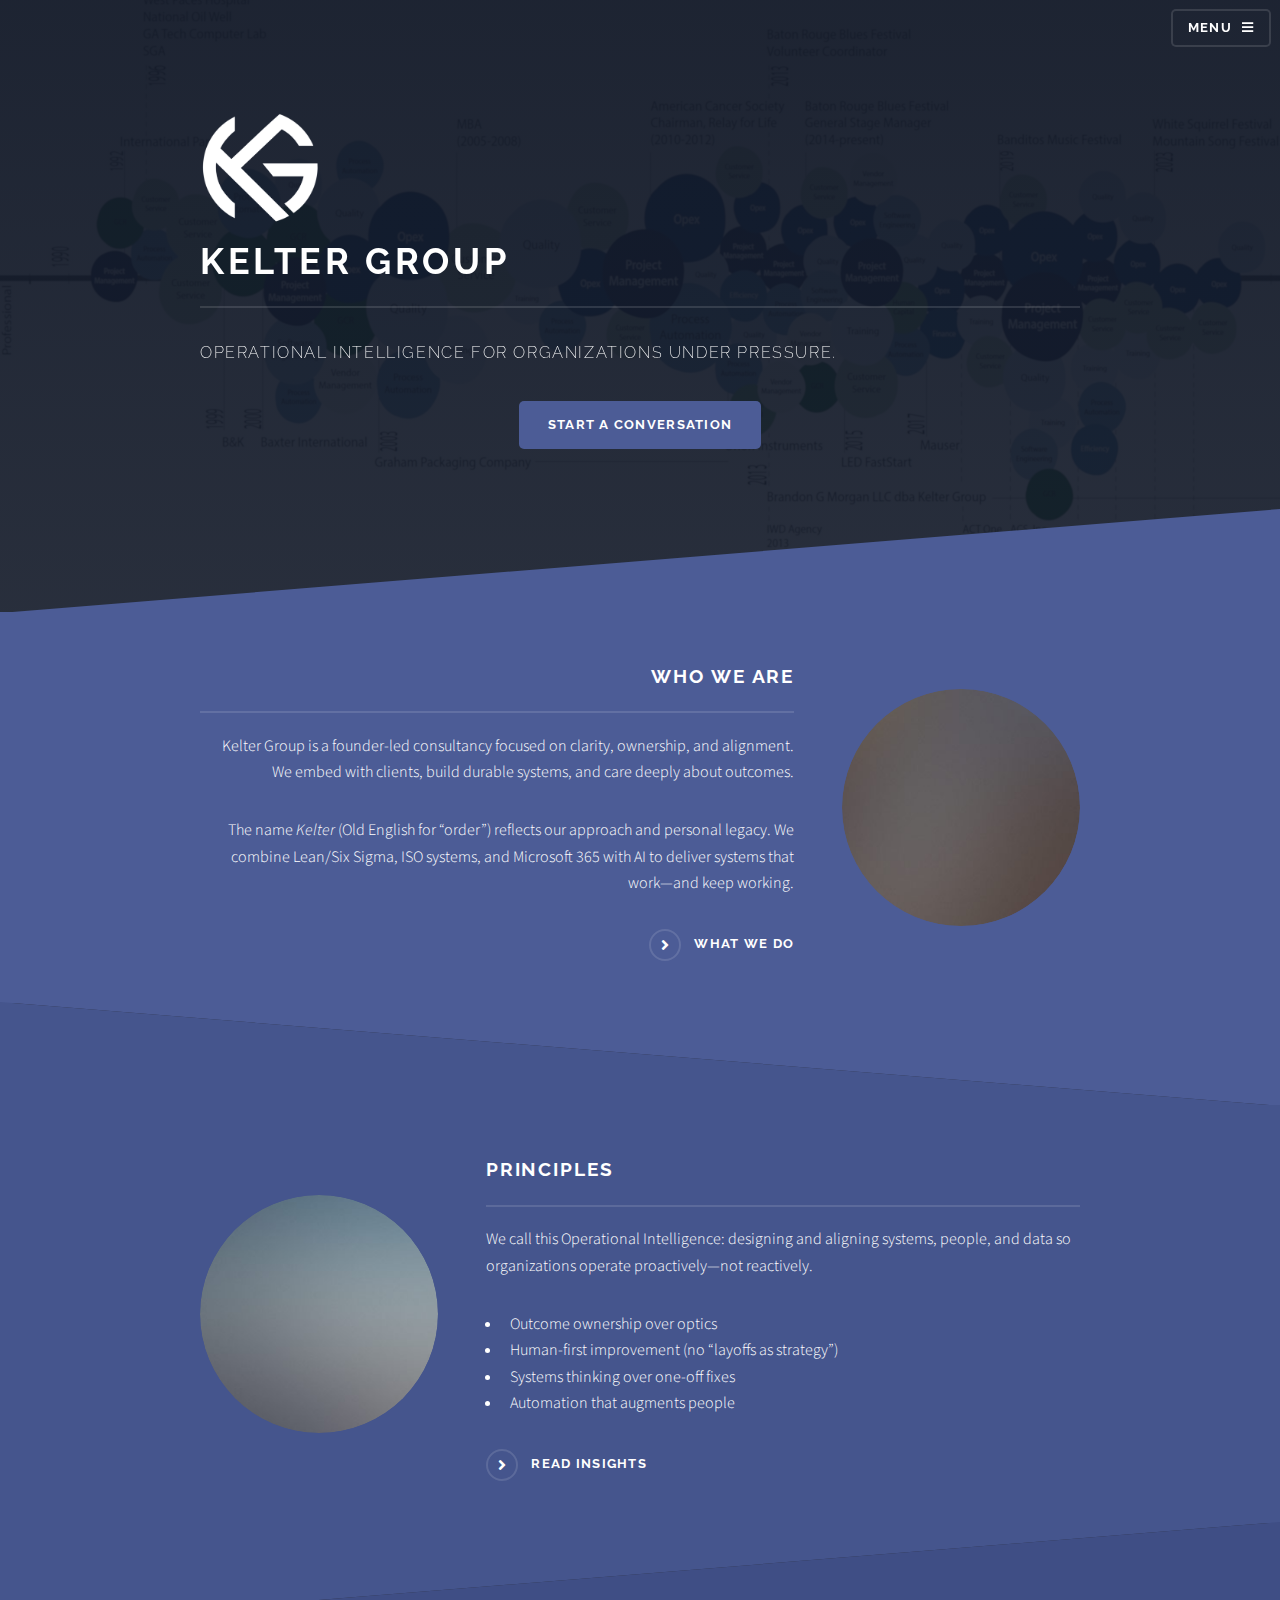
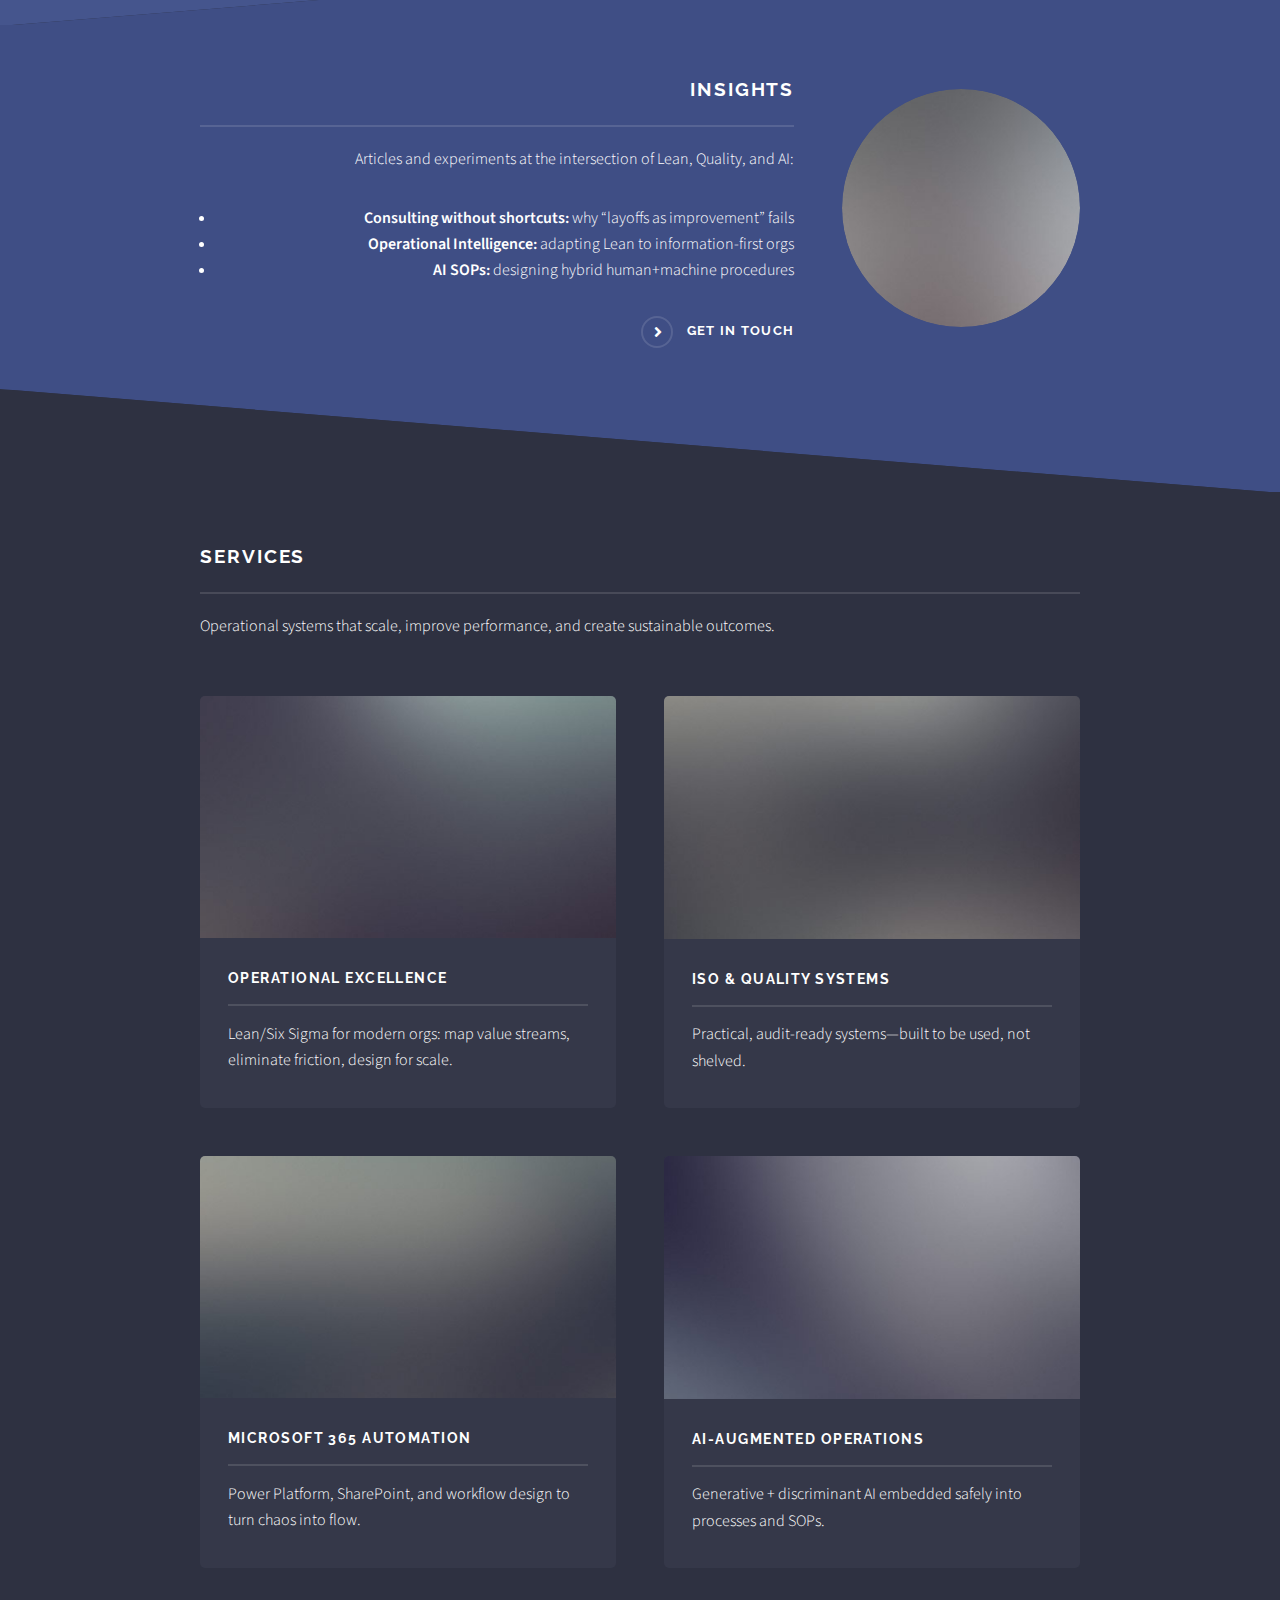
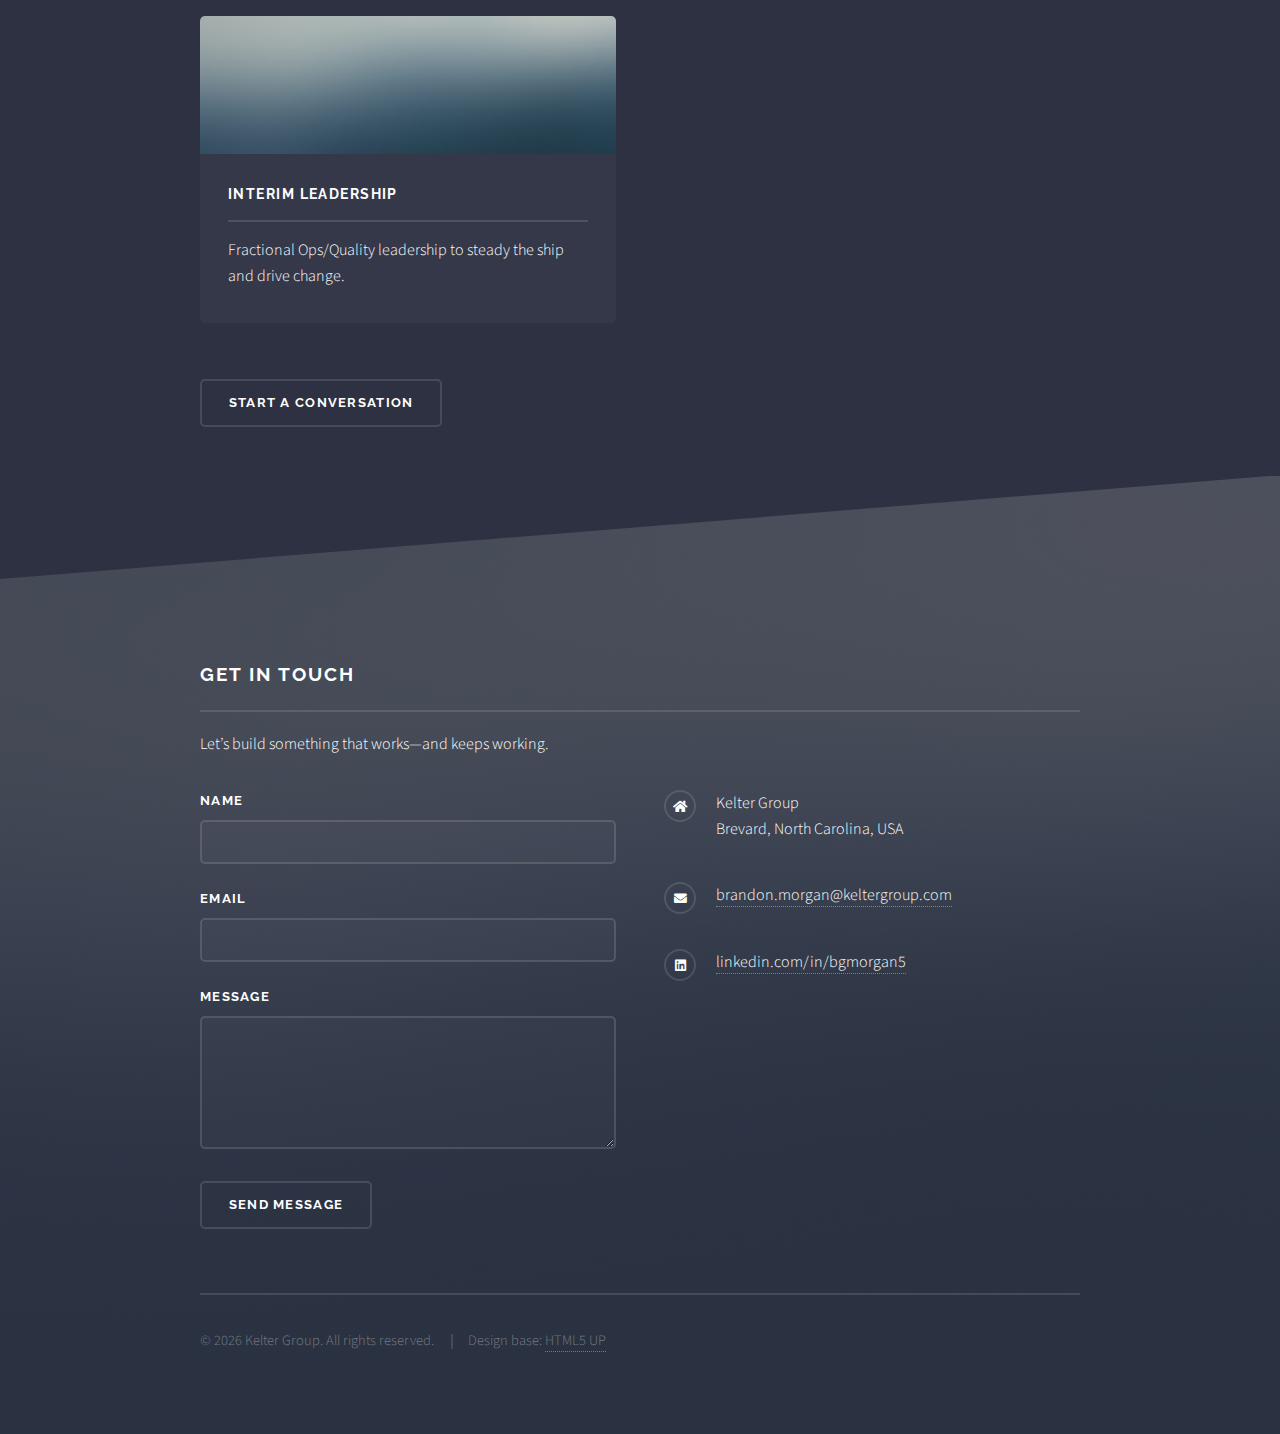
<file: index.html>
<!DOCTYPE HTML>
<!--
  Solid State by HTML5 UP
  html5up.net | @ajlkn
  Free for personal and commercial use under the CCA 3.0 license (html5up.net/license)
-->
<html>
  <head>
    <title>Kelter Group</title>
    <meta charset="utf-8" />
    <meta name="viewport" content="width=device-width, initial-scale=1, user-scalable=no" />
    <meta name="description" content="Kelter Group is a founder-led consultancy focused on Operational Intelligence: Lean, ISO, Microsoft 365 & AI-augmented systems that work—and keep working." />
    <link rel="stylesheet" href="assets/css/main.css" />
    <noscript><link rel="stylesheet" href="assets/css/noscript.css" /></noscript>
  </head>
  <body class="is-preload">

    <!-- Page Wrapper -->
      <div id="page-wrapper">
	
<!-- Header -->
	<header id="header" class="alt">
 	 <h1><a href="index.html">Kelter Group</a></h1>
 	 <nav>
 	   <a href="#menu">Menu</a>
	  </nav>
	</header>

	<!-- Menu -->
	<nav id="menu">
	  <div class="inner">
	    <h2>Menu</h2>
	    <ul class="links">
	      <li><a href="#one">Why We Are Here</a></li>
	      <li><a href="#four">What We Do</a></li>
 	     <li><a href="#footer">Talk To Us</a></li>
 	     <li><a href="#">Sign Up For More</a></li>
 	   </ul>
 	   <a href="#" class="close">Close</a>
	  </div>
</nav>

              <!-- Banner -->
          <section id="banner">
            <div class="inner">
              <div class="logo-title">
  <img src="images/kelter-logo.png" alt="Kelter Group Logo" class="logo-img" 
style="max-width:120px; height:auto;" />


              <h2>Kelter Group</h2>
</div>
              <p>Operational Intelligence for organizations under pressure.</p>
              <ul class="actions special" style="margin-top:1.25rem">
                <li><a href="#footer" class="button primary">Start a conversation</a></li>
              </ul>
            </div>
          </section>

        <!-- Wrapper -->
          <section id="wrapper">

            <!-- One: Who We Are -->
              <section id="one" class="wrapper spotlight style1">
                <div class="inner">
                  <a href="#" class="image"><img src="images/pic01.jpg" alt="" /></a>
                  <div class="content">
                    <h2 class="major">Who We Are</h2>
                    <p>Kelter Group is a founder-led consultancy focused on clarity, ownership, and alignment. We embed with clients, build durable systems, and care deeply about outcomes.</p>
                    <p>The name <em>Kelter</em> (Old English for “order”) reflects our approach and personal legacy. We combine Lean/Six Sigma, ISO systems, and Microsoft 365 with AI to deliver systems that work—and keep working.</p>
                    <a href="#four" class="special">What we do</a>
                  </div>
                </div>
              </section>

            <!-- Two: Principles -->
              <section id="two" class="wrapper alt spotlight style2">
                <div class="inner">
                  <a href="#" class="image"><img src="images/pic02.jpg" alt="" /></a>
                  <div class="content">
                    <h2 class="major">Principles</h2>
                    <p>We call this Operational Intelligence: designing and aligning systems, people, and data so organizations operate proactively—not reactively.</p>
                    <ul>
                      <li>Outcome ownership over optics</li>
                      <li>Human-first improvement (no “layoffs as strategy”)</li>
                      <li>Systems thinking over one-off fixes</li>
                      <li>Automation that augments people</li>
                    </ul>
                    <a href="#three" class="special">Read insights</a>
                  </div>
                </div>
              </section>

            <!-- Three: Insights + Chatbot -->
              <section id="three" class="wrapper spotlight style3">
                <div class="inner">
                  <a href="#" class="image"><img src="images/pic03.jpg" alt="" /></a>
                  <div class="content">
                    <h2 class="major">Insights</h2>
                    <p>Articles and experiments at the intersection of Lean, Quality, and AI:</p>
                    <ul>
                      <li><strong>Consulting without shortcuts:</strong> why “layoffs as improvement” fails</li>
                      <li><strong>Operational Intelligence:</strong> adapting Lean to information-first orgs</li>
                      <li><strong>AI SOPs:</strong> designing hybrid human+machine procedures</li>
                    </ul>
                    <!-- <p><em>Chatbot:</em> This panel will host a small chat widget that reflects Brandon’s tone and expertise.</p> -->
                    <!-- Chatbot embed placeholder (Copilot Studio or other) -->
                    <!-- <script src="CHAT_WIDGET.JS" data-bot-id="YOUR_BOT_ID"></script> -->
                    <a href="#footer" class="special">Get in touch</a>
                  </div>
                </div>
              </section>

            <!-- Four: Services (converted from the template’s “features” grid) -->
              <section id="four" class="wrapper alt style1">
                <div class="inner">
                  <h2 class="major">Services</h2>
                  <p>Operational systems that scale, improve performance, and create sustainable outcomes.</p>
                  <section class="features">
                    <article>
                      <a href="#" class="image"><img src="images/pic04.jpg" alt="" /></a>
                      <h3 class="major">Operational Excellence</h3>
                      <p>Lean/Six Sigma for modern orgs: map value streams, eliminate friction, design for scale.</p>
                    </article>
                    <article>
                      <a href="#" class="image"><img src="images/pic05.jpg" alt="" /></a>
                      <h3 class="major">ISO & Quality Systems</h3>
                      <p>Practical, audit-ready systems—built to be used, not shelved.</p>
                    </article>
                    <article>
                      <a href="#" class="image"><img src="images/pic06.jpg" alt="" /></a>
                      <h3 class="major">Microsoft 365 Automation</h3>
                      <p>Power Platform, SharePoint, and workflow design to turn chaos into flow.</p>
                    </article>
                    <article>
                      <a href="#" class="image"><img src="images/pic07.jpg" alt="" /></a>
                      <h3 class="major">AI-Augmented Operations</h3>
                      <p>Generative + discriminant AI embedded safely into processes and SOPs.</p>
                    </article>
                    <article>
                      <a href="#" class="image"><img src="images/pic08.jpg" alt="" /></a>
                      <h3 class="major">Interim Leadership</h3>
                      <p>Fractional Ops/Quality leadership to steady the ship and drive change.</p>
                    </article>
                  </section>
                  <ul class="actions">
                    <li><a href="#footer" class="button">Start a conversation</a></li>
                  </ul>
                </div>
              </section>

          </section>

        <!-- Footer (Contact) -->
          <section id="footer">
            <div class="inner">
              <h2 class="major">Get in touch</h2>
              <p>Let’s build something that works—and keeps working.</p>

              <!-- Optional simple form (static template; wire to a form service or remove) -->
              <form method="post" action="#">
                <div class="fields">
                  <div class="field">
                    <label for="name">Name</label>
                    <input type="text" name="name" id="name" />
                  </div>
                  <div class="field">
                    <label for="email">Email</label>
                    <input type="email" name="email" id="email" />
                  </div>
                  <div class="field">
                    <label for="message">Message</label>
                    <textarea name="message" id="message" rows="4"></textarea>
                  </div>
                </div>
                <ul class="actions">
                  <li><input type="submit" value="Send Message" /></li>
                </ul>
              </form>

              <ul class="contact">
                <li class="icon solid fa-home">
                  Kelter Group<br />
                  Brevard, North Carolina, USA
                </li>
                <li class="icon solid fa-envelope"><a href="mailto:brandon.morgan@keltergroup.com">brandon.morgan@keltergroup.com</a></li>
                <li class="icon brands fa-linkedin"><a href="https://www.linkedin.com/in/bgmorgan5" target="_blank" rel="noopener">linkedin.com/in/bgmorgan5</a></li>
              </ul>

              <ul class="copyright">
                <li>&copy; <span id="y">2025</span> Kelter Group. All rights reserved.</li>
                <li>Design base: <a href="http://html5up.net" target="_blank" rel="noopener">HTML5 UP</a></li>
              </ul>
            </div>
          </section>

      </div>

    <!-- Scripts -->
      <script>
        // Update year in footer
        document.addEventListener('DOMContentLoaded', ()=> {
          var y = document.getElementById('y');
          if (y) y.textContent = new Date().getFullYear();
        });
      </script>
      <script src="assets/js/jquery.min.js"></script>
      <script src="assets/js/jquery.scrollex.min.js"></script>
      <script src="assets/js/browser.min.js"></script>
      <script src="assets/js/breakpoints.min.js"></script>
      <script src="assets/js/util.js"></script>
      <script src="assets/js/main.js"></script>

  </body>
</html>
</file>
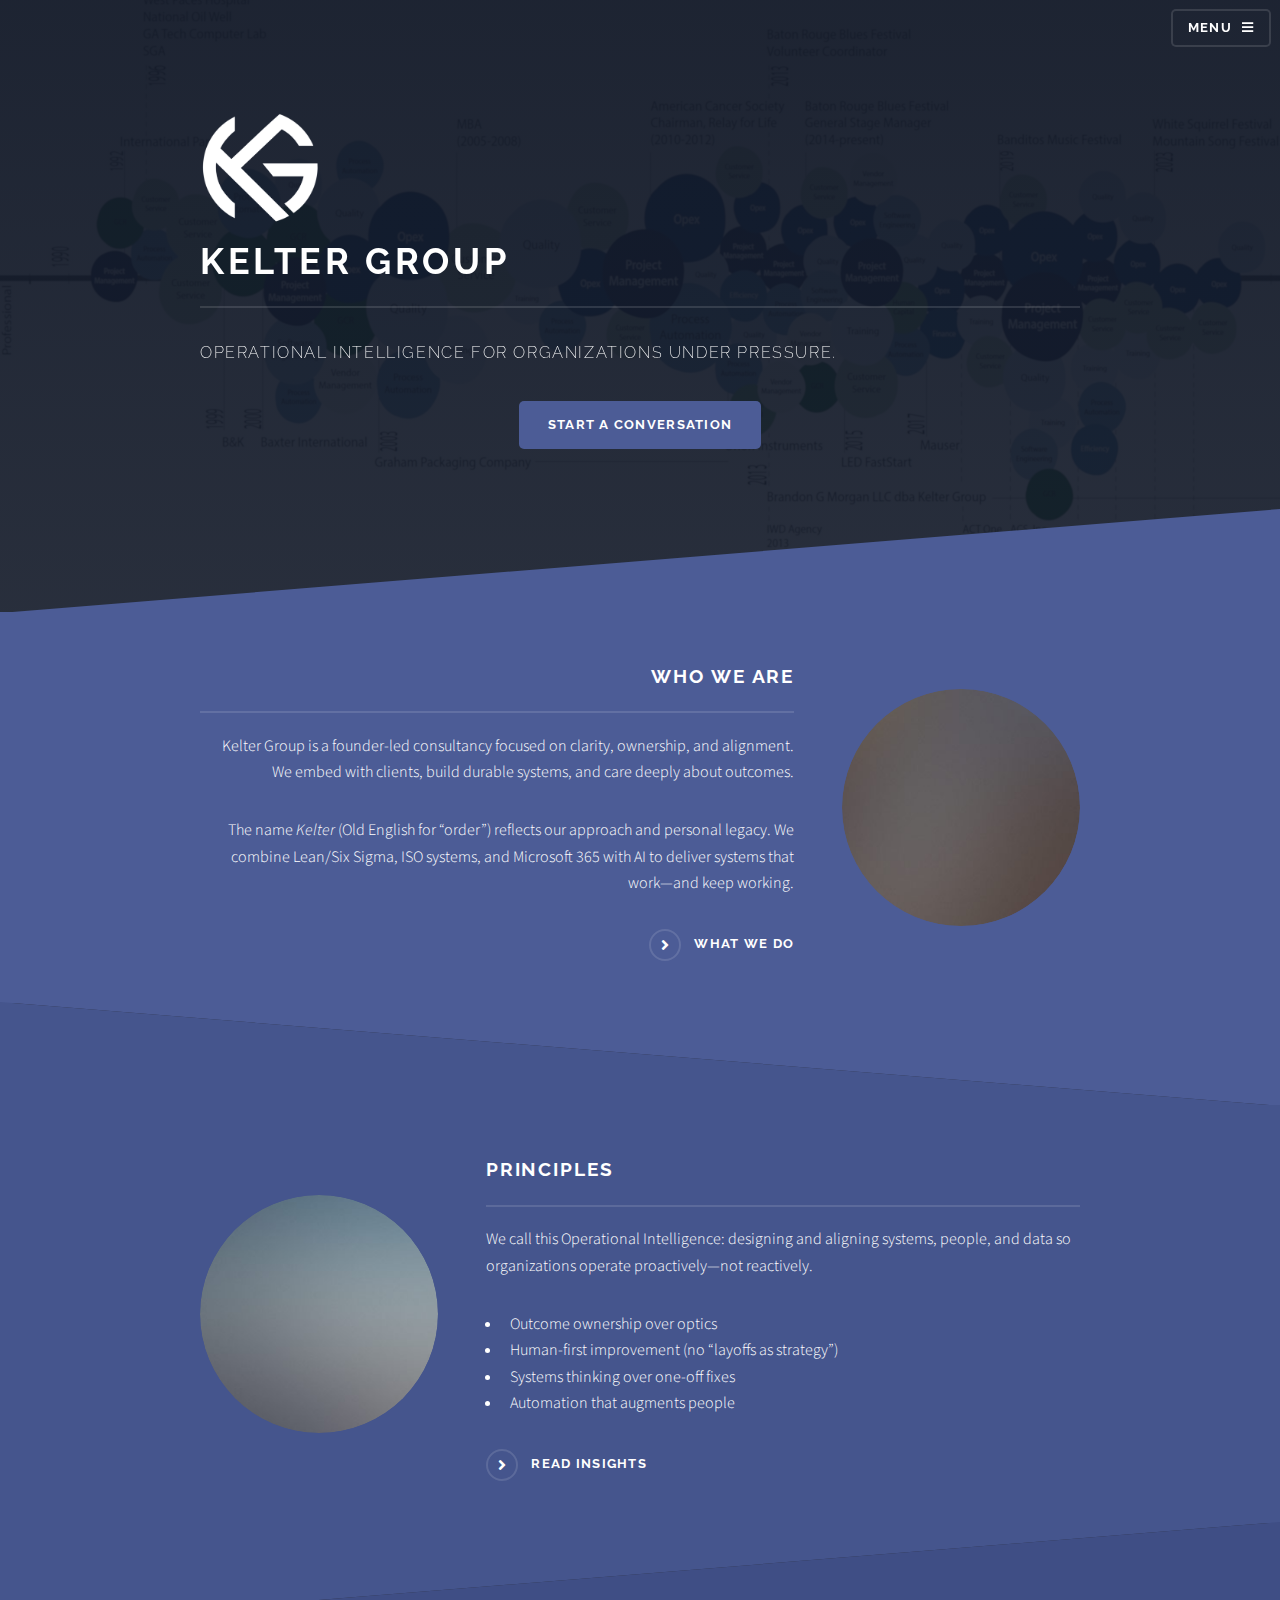
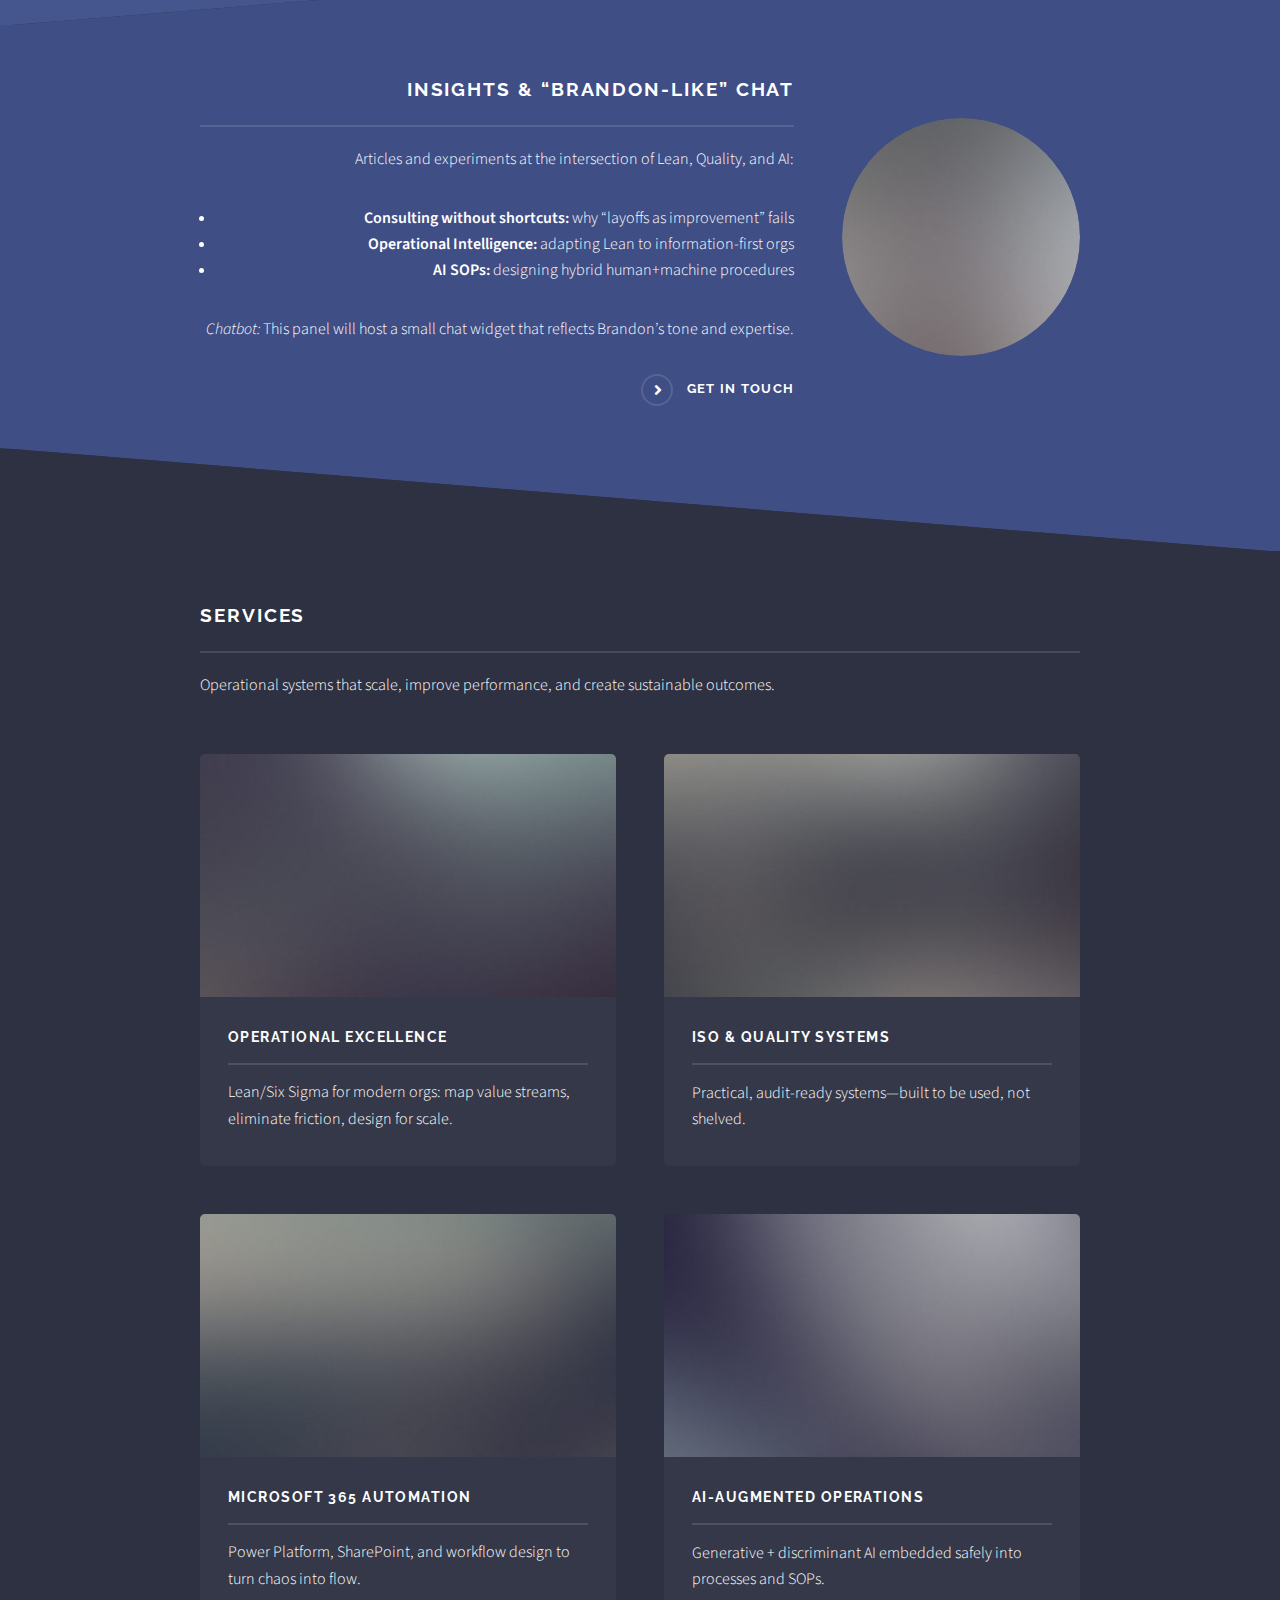
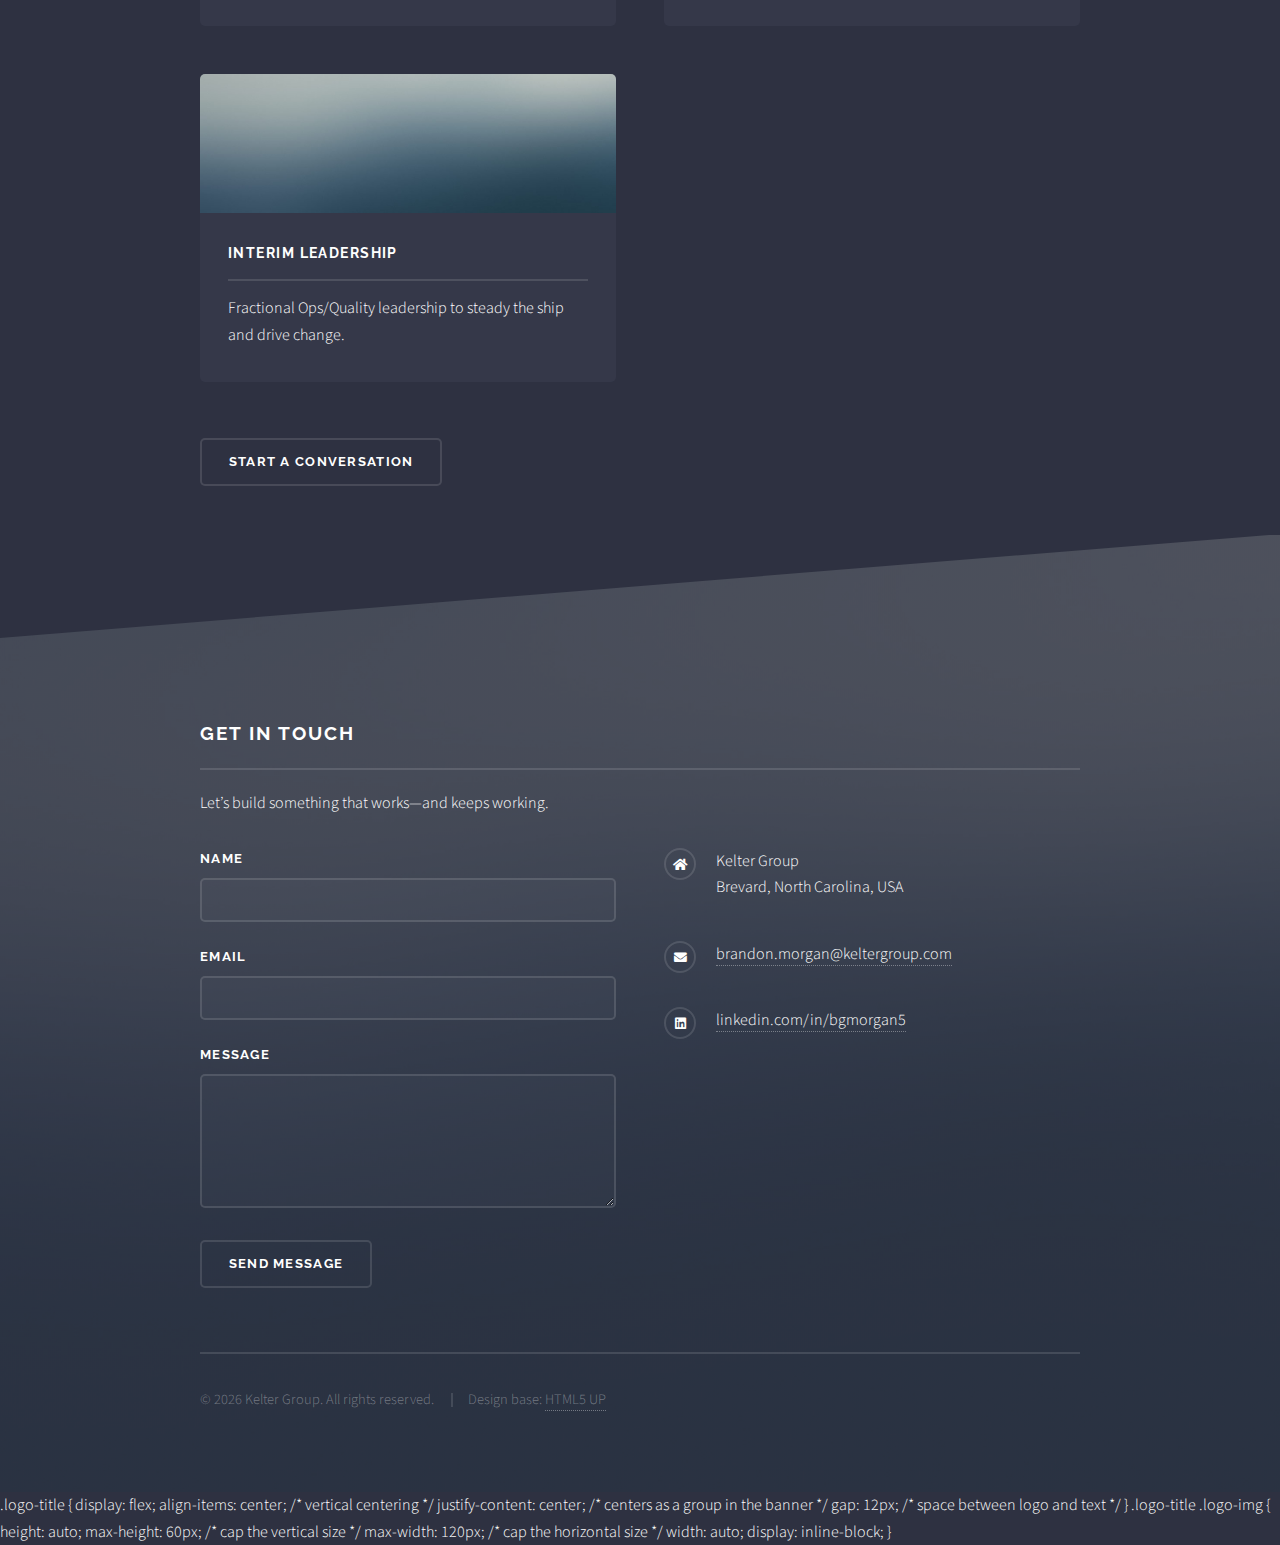
<file: KelterGroup Site/index.html>
<!DOCTYPE HTML>
<!--
  Solid State by HTML5 UP
  html5up.net | @ajlkn
  Free for personal and commercial use under the CCA 3.0 license (html5up.net/license)
-->
<html>
  <head>
    <title>Kelter Group</title>
    <meta charset="utf-8" />
    <meta name="viewport" content="width=device-width, initial-scale=1, user-scalable=no" />
    <meta name="description" content="Kelter Group is a founder-led consultancy focused on Operational Intelligence: Lean, ISO, Microsoft 365 & AI-augmented systems that work—and keep working." />
    <link rel="stylesheet" href="assets/css/main.css" />
    <noscript><link rel="stylesheet" href="assets/css/noscript.css" /></noscript>
  </head>
  <body class="is-preload">

    <!-- Page Wrapper -->
      <div id="page-wrapper">
	
<!-- Header -->
	<header id="header" class="alt">
 	 <h1><a href="index.html">Kelter Group</a></h1>
 	 <nav>
 	   <a href="#menu">Menu</a>
	  </nav>
	</header>

	<!-- Menu -->
	<nav id="menu">
	  <div class="inner">
	    <h2>Menu</h2>
	    <ul class="links">
	      <li><a href="#one">Why We Are Here</a></li>
	      <li><a href="#four">What We Do</a></li>
 	     <li><a href="#footer">Talk To Us</a></li>
 	     <li><a href="#">Sign Up For More</a></li>
 	   </ul>
 	   <a href="#" class="close">Close</a>
	  </div>
</nav>

              <!-- Banner -->
          <section id="banner">
            <div class="inner">
              <div class="logo-title">
  <img src="images/kelter-logo.png" alt="Kelter Group Logo" class="logo-img" 
style="max-width:120px; height:auto;" />


              <h2>Kelter Group</h2>
</div>
              <p>Operational Intelligence for organizations under pressure.</p>
              <ul class="actions special" style="margin-top:1.25rem">
                <li><a href="#footer" class="button primary">Start a conversation</a></li>
              </ul>
            </div>
          </section>

        <!-- Wrapper -->
          <section id="wrapper">

            <!-- One: Who We Are -->
              <section id="one" class="wrapper spotlight style1">
                <div class="inner">
                  <a href="#" class="image"><img src="images/pic01.jpg" alt="" /></a>
                  <div class="content">
                    <h2 class="major">Who We Are</h2>
                    <p>Kelter Group is a founder-led consultancy focused on clarity, ownership, and alignment. We embed with clients, build durable systems, and care deeply about outcomes.</p>
                    <p>The name <em>Kelter</em> (Old English for “order”) reflects our approach and personal legacy. We combine Lean/Six Sigma, ISO systems, and Microsoft 365 with AI to deliver systems that work—and keep working.</p>
                    <a href="#four" class="special">What we do</a>
                  </div>
                </div>
              </section>

            <!-- Two: Principles -->
              <section id="two" class="wrapper alt spotlight style2">
                <div class="inner">
                  <a href="#" class="image"><img src="images/pic02.jpg" alt="" /></a>
                  <div class="content">
                    <h2 class="major">Principles</h2>
                    <p>We call this Operational Intelligence: designing and aligning systems, people, and data so organizations operate proactively—not reactively.</p>
                    <ul>
                      <li>Outcome ownership over optics</li>
                      <li>Human-first improvement (no “layoffs as strategy”)</li>
                      <li>Systems thinking over one-off fixes</li>
                      <li>Automation that augments people</li>
                    </ul>
                    <a href="#three" class="special">Read insights</a>
                  </div>
                </div>
              </section>

            <!-- Three: Insights + Chatbot -->
              <section id="three" class="wrapper spotlight style3">
                <div class="inner">
                  <a href="#" class="image"><img src="images/pic03.jpg" alt="" /></a>
                  <div class="content">
                    <h2 class="major">Insights & “Brandon-like” Chat</h2>
                    <p>Articles and experiments at the intersection of Lean, Quality, and AI:</p>
                    <ul>
                      <li><strong>Consulting without shortcuts:</strong> why “layoffs as improvement” fails</li>
                      <li><strong>Operational Intelligence:</strong> adapting Lean to information-first orgs</li>
                      <li><strong>AI SOPs:</strong> designing hybrid human+machine procedures</li>
                    </ul>
                    <p><em>Chatbot:</em> This panel will host a small chat widget that reflects Brandon’s tone and expertise.</p>
                    <!-- Chatbot embed placeholder (Copilot Studio or other) -->
                    <!-- <script src="CHAT_WIDGET.JS" data-bot-id="YOUR_BOT_ID"></script> -->
                    <a href="#footer" class="special">Get in touch</a>
                  </div>
                </div>
              </section>

            <!-- Four: Services (converted from the template’s “features” grid) -->
              <section id="four" class="wrapper alt style1">
                <div class="inner">
                  <h2 class="major">Services</h2>
                  <p>Operational systems that scale, improve performance, and create sustainable outcomes.</p>
                  <section class="features">
                    <article>
                      <a href="#" class="image"><img src="images/pic04.jpg" alt="" /></a>
                      <h3 class="major">Operational Excellence</h3>
                      <p>Lean/Six Sigma for modern orgs: map value streams, eliminate friction, design for scale.</p>
                    </article>
                    <article>
                      <a href="#" class="image"><img src="images/pic05.jpg" alt="" /></a>
                      <h3 class="major">ISO & Quality Systems</h3>
                      <p>Practical, audit-ready systems—built to be used, not shelved.</p>
                    </article>
                    <article>
                      <a href="#" class="image"><img src="images/pic06.jpg" alt="" /></a>
                      <h3 class="major">Microsoft 365 Automation</h3>
                      <p>Power Platform, SharePoint, and workflow design to turn chaos into flow.</p>
                    </article>
                    <article>
                      <a href="#" class="image"><img src="images/pic07.jpg" alt="" /></a>
                      <h3 class="major">AI-Augmented Operations</h3>
                      <p>Generative + discriminant AI embedded safely into processes and SOPs.</p>
                    </article>
                    <article>
                      <a href="#" class="image"><img src="images/pic08.jpg" alt="" /></a>
                      <h3 class="major">Interim Leadership</h3>
                      <p>Fractional Ops/Quality leadership to steady the ship and drive change.</p>
                    </article>
                  </section>
                  <ul class="actions">
                    <li><a href="#footer" class="button">Start a conversation</a></li>
                  </ul>
                </div>
              </section>

          </section>

        <!-- Footer (Contact) -->
          <section id="footer">
            <div class="inner">
              <h2 class="major">Get in touch</h2>
              <p>Let’s build something that works—and keeps working.</p>

              <!-- Optional simple form (static template; wire to a form service or remove) -->
              <form method="post" action="#">
                <div class="fields">
                  <div class="field">
                    <label for="name">Name</label>
                    <input type="text" name="name" id="name" />
                  </div>
                  <div class="field">
                    <label for="email">Email</label>
                    <input type="email" name="email" id="email" />
                  </div>
                  <div class="field">
                    <label for="message">Message</label>
                    <textarea name="message" id="message" rows="4"></textarea>
                  </div>
                </div>
                <ul class="actions">
                  <li><input type="submit" value="Send Message" /></li>
                </ul>
              </form>

              <ul class="contact">
                <li class="icon solid fa-home">
                  Kelter Group<br />
                  Brevard, North Carolina, USA
                </li>
                <li class="icon solid fa-envelope"><a href="mailto:brandon.morgan@keltergroup.com">brandon.morgan@keltergroup.com</a></li>
                <li class="icon brands fa-linkedin"><a href="https://www.linkedin.com/in/bgmorgan5" target="_blank" rel="noopener">linkedin.com/in/bgmorgan5</a></li>
              </ul>

              <ul class="copyright">
                <li>&copy; <span id="y">2025</span> Kelter Group. All rights reserved.</li>
                <li>Design base: <a href="http://html5up.net" target="_blank" rel="noopener">HTML5 UP</a></li>
              </ul>
            </div>
          </section>

      </div>

    <!-- Scripts -->
      <script>
        // Update year in footer
        document.addEventListener('DOMContentLoaded', ()=> {
          var y = document.getElementById('y');
          if (y) y.textContent = new Date().getFullYear();
        });
      </script>
      <script src="assets/js/jquery.min.js"></script>
      <script src="assets/js/jquery.scrollex.min.js"></script>
      <script src="assets/js/browser.min.js"></script>
      <script src="assets/js/breakpoints.min.js"></script>
      <script src="assets/js/util.js"></script>
      <script src="assets/js/main.js"></script>

  </body>
</html>

.logo-title {
  display: flex;
  align-items: center;      /* vertical centering */
  justify-content: center;  /* centers as a group in the banner */
  gap: 12px;                /* space between logo and text */
}

.logo-title .logo-img {
  height: auto;
  max-height: 60px;   /* cap the vertical size */
  max-width: 120px;   /* cap the horizontal size */
  width: auto;
  display: inline-block;
}
</file>
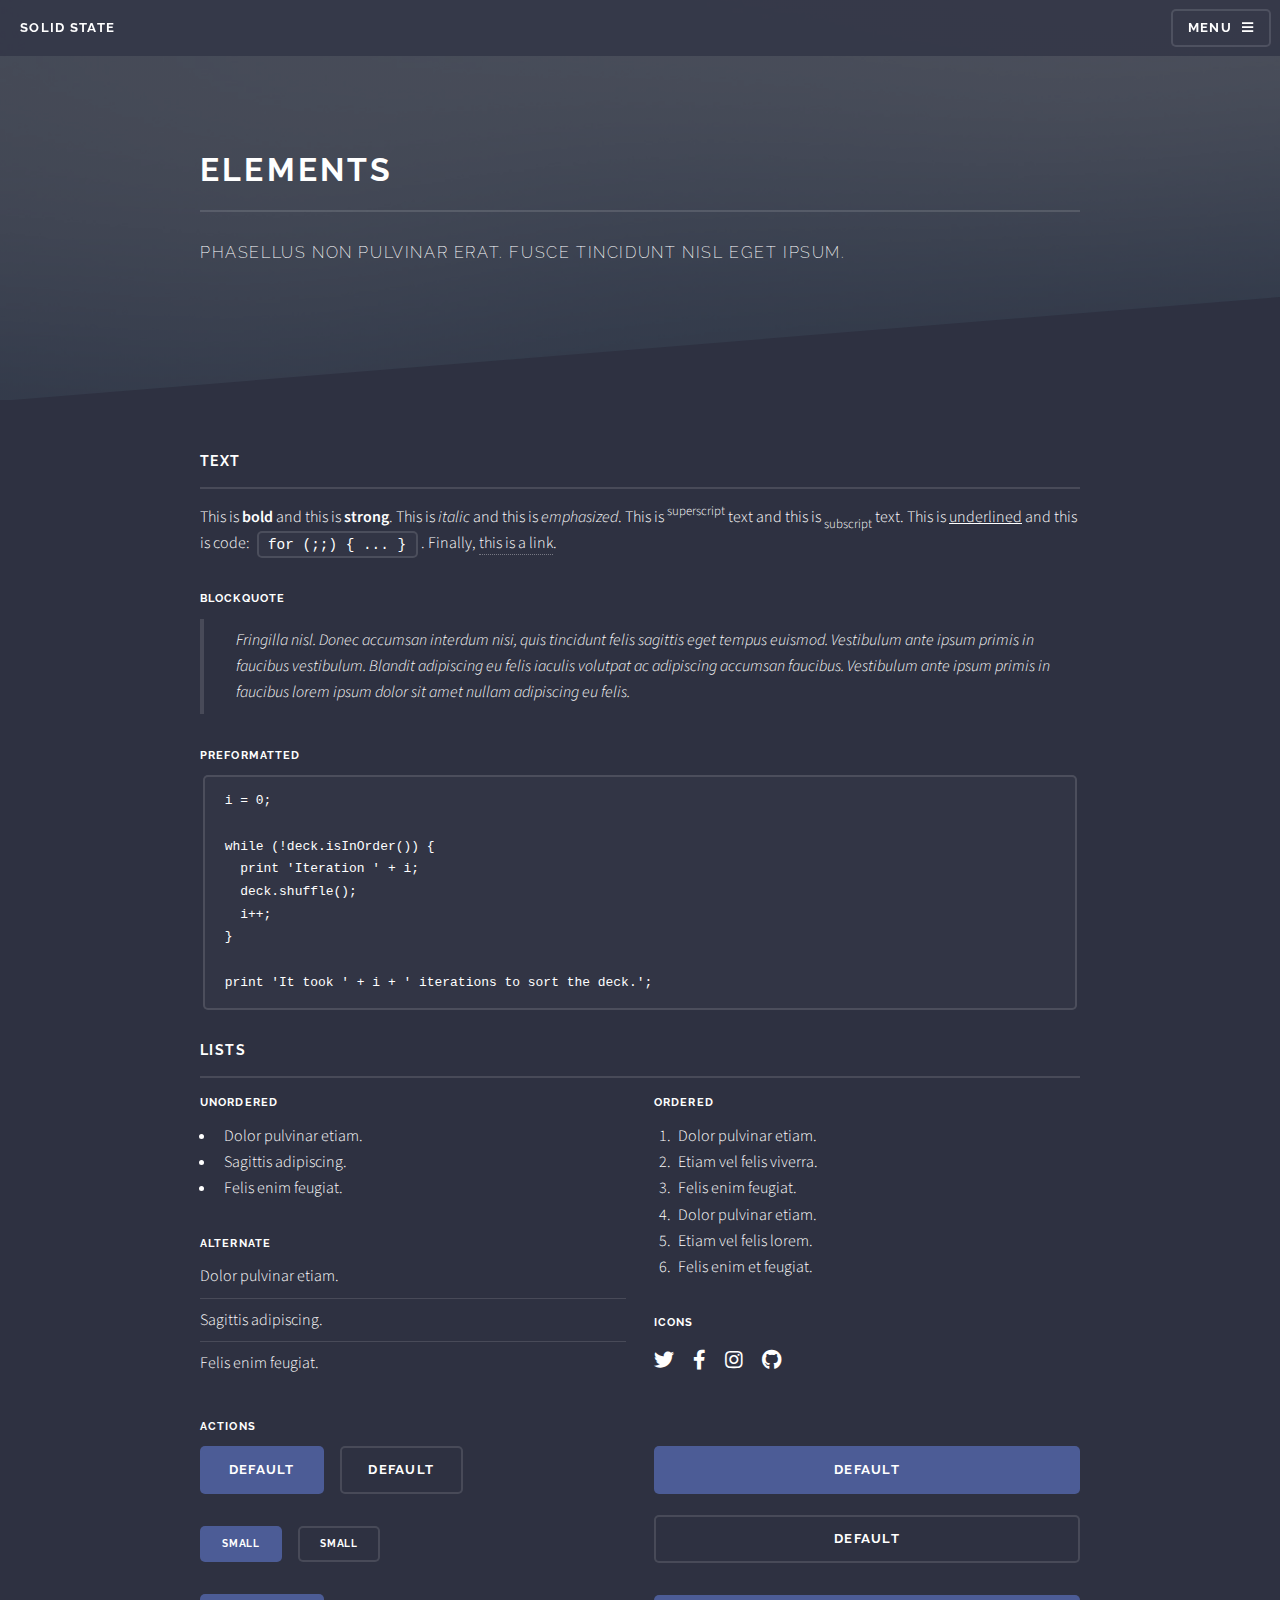
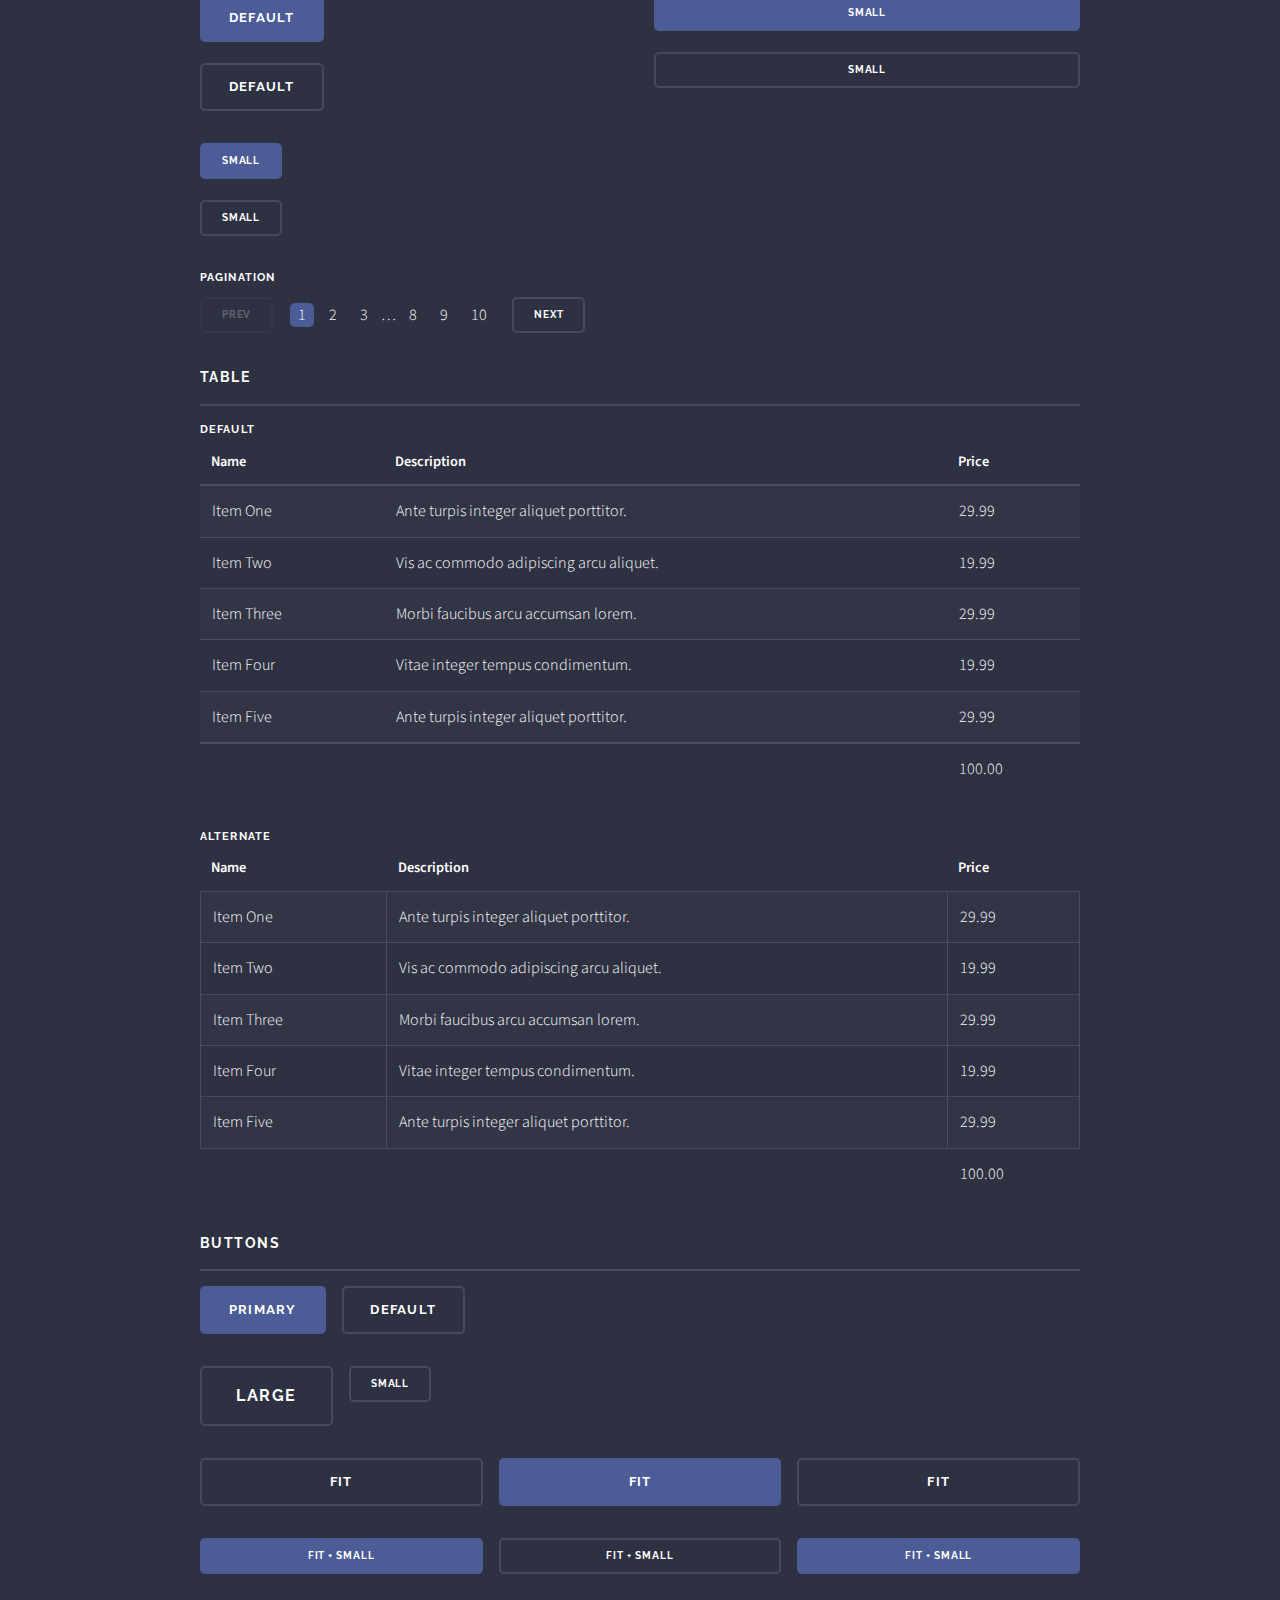
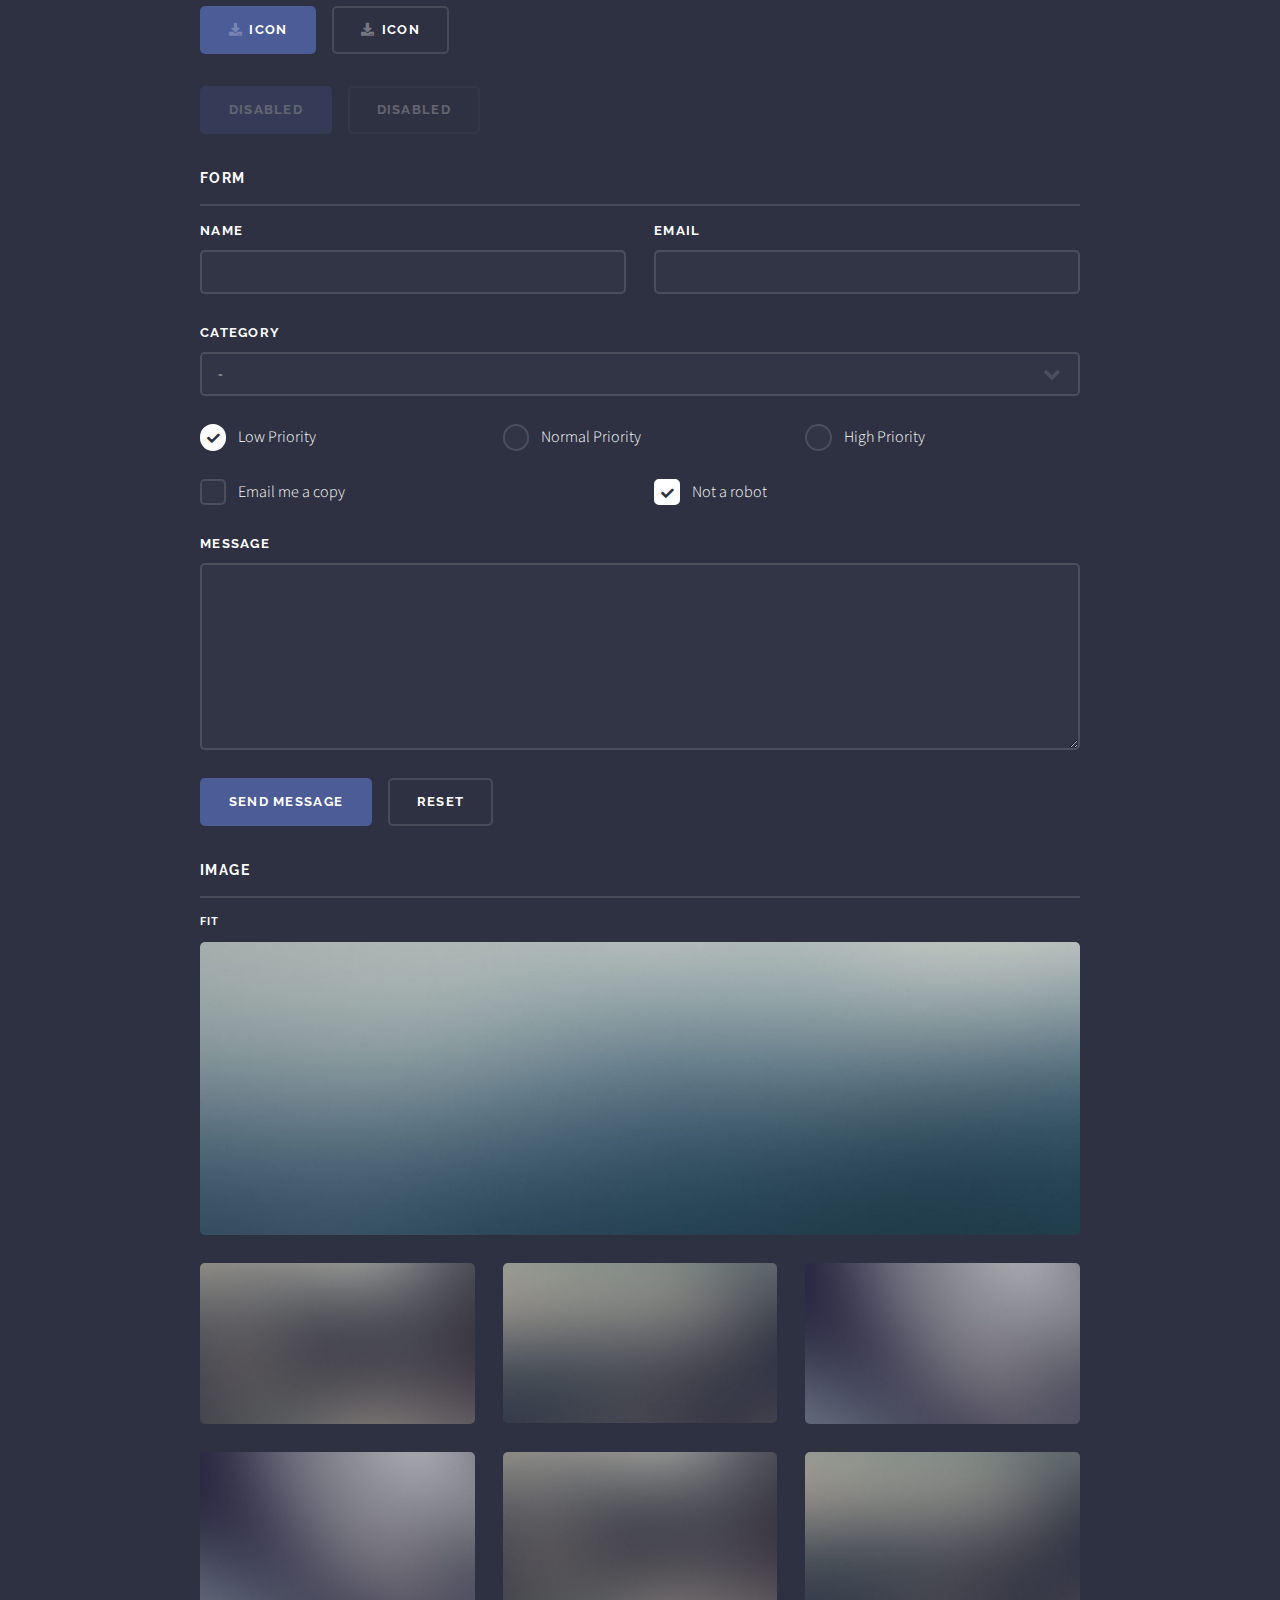
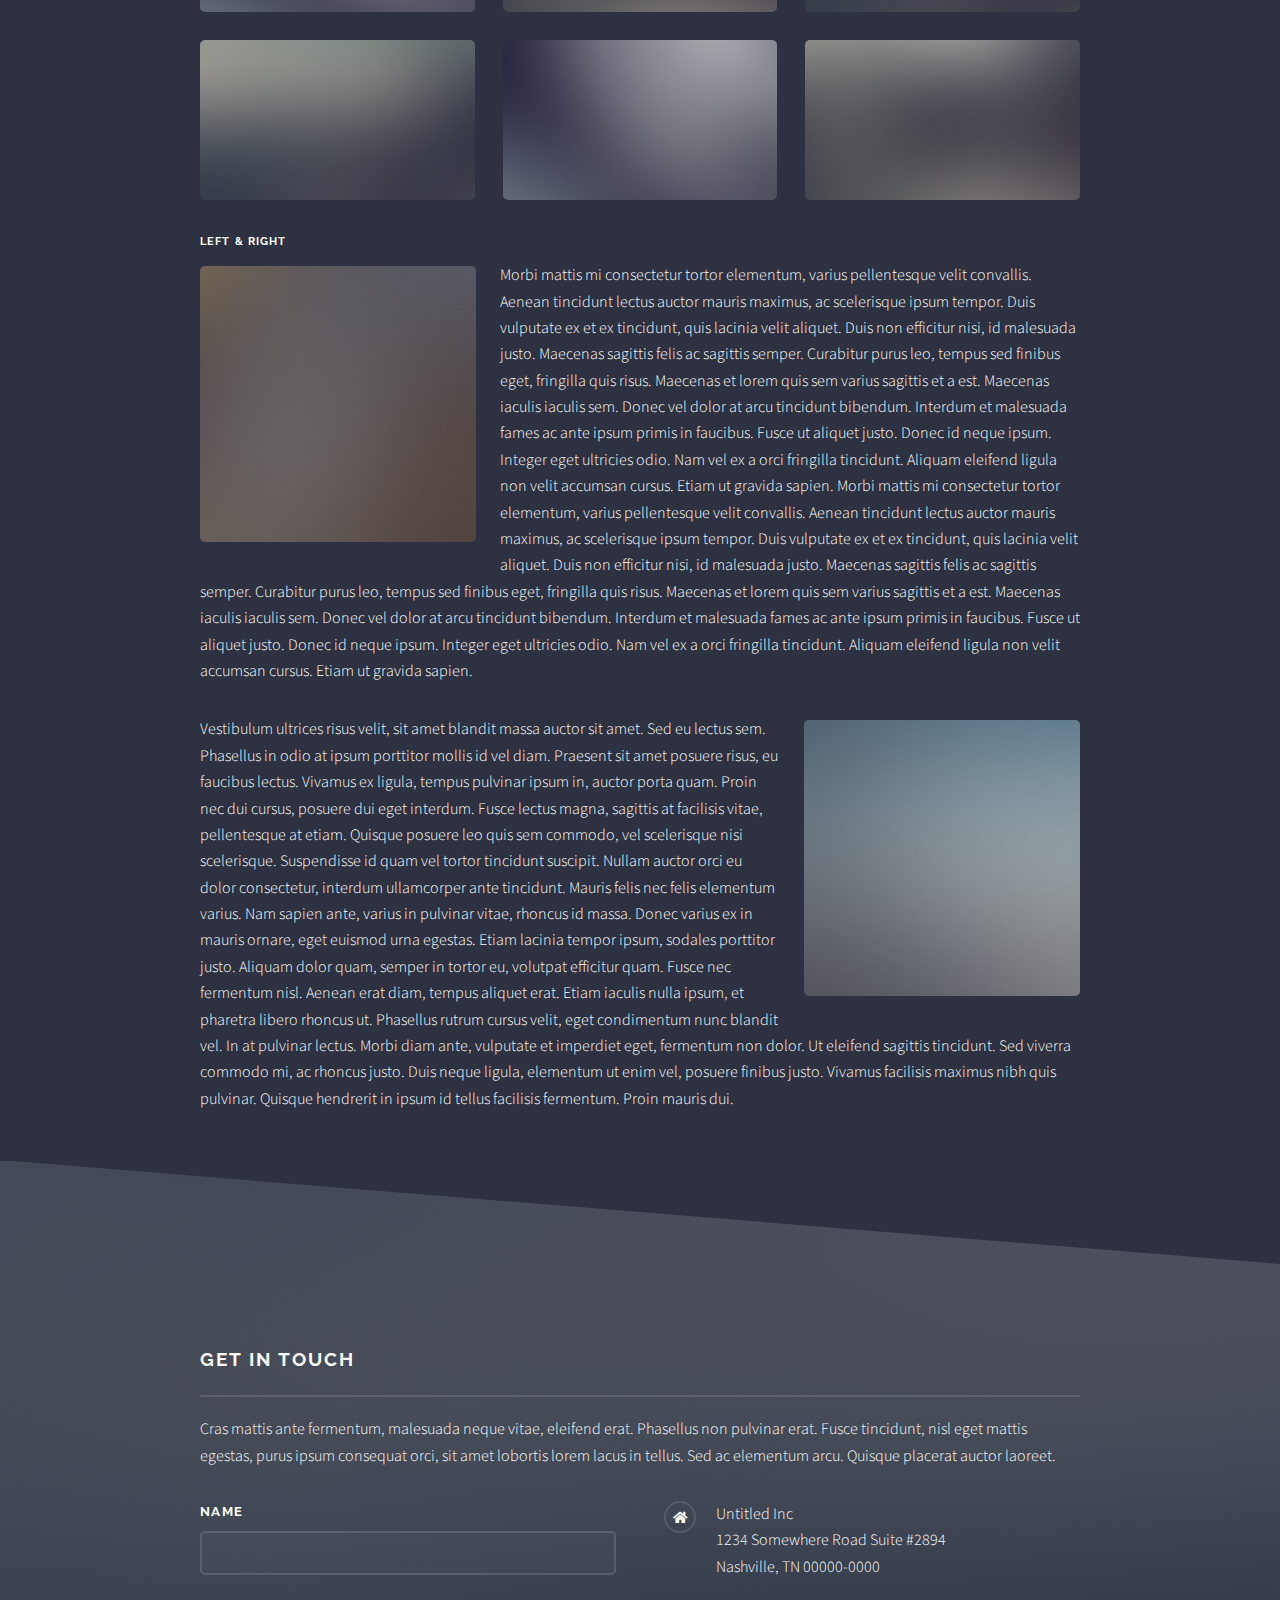
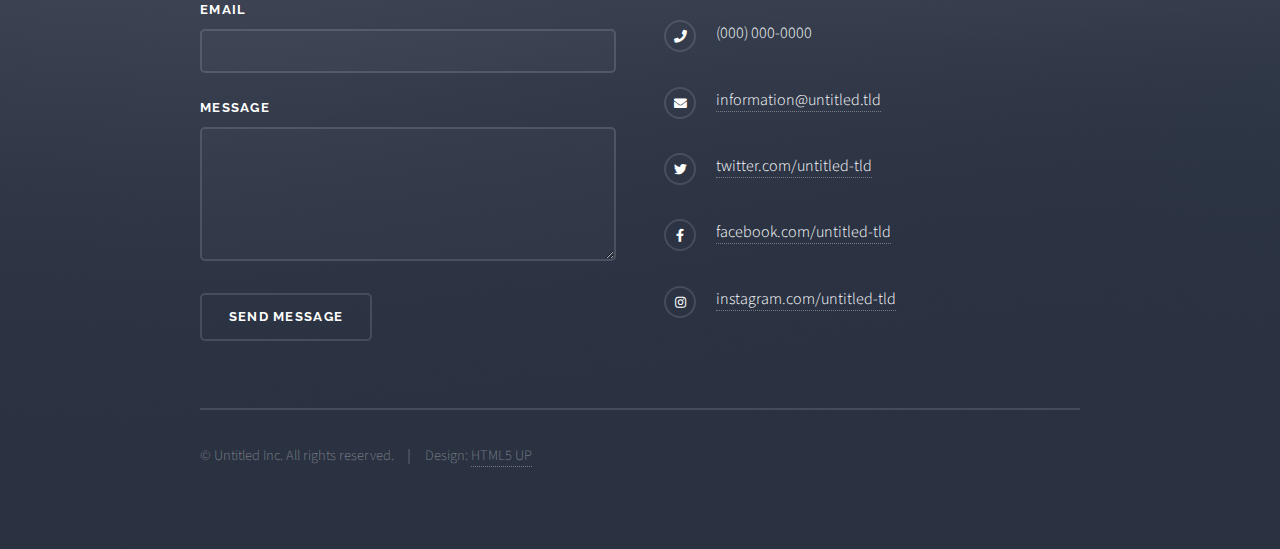
<file: elements.html>
<!DOCTYPE HTML>
<!--
	Solid State by HTML5 UP
	html5up.net | @ajlkn
	Free for personal and commercial use under the CCA 3.0 license (html5up.net/license)
-->
<html>
	<head>
		<title>Elements - Solid State by HTML5 UP</title>
		<meta charset="utf-8" />
		<meta name="viewport" content="width=device-width, initial-scale=1, user-scalable=no" />
		<link rel="stylesheet" href="assets/css/main.css" />
		<noscript><link rel="stylesheet" href="assets/css/noscript.css" /></noscript>
	</head>
	<body class="is-preload">

		<!-- Page Wrapper -->
			<div id="page-wrapper">

				<!-- Header -->
					<header id="header">
						<h1><a href="index.html">Solid State</a></h1>
						<nav>
							<a href="#menu">Menu</a>
						</nav>
					</header>

				<!-- Menu -->
					<nav id="menu">
						<div class="inner">
							<h2>Menu</h2>
							<ul class="links">
								<li><a href="index.html">Home</a></li>
								<li><a href="generic.html">Generic</a></li>
								<li><a href="elements.html">Elements</a></li>
								<li><a href="#">Log In</a></li>
								<li><a href="#">Sign Up</a></li>
							</ul>
							<a href="#" class="close">Close</a>
						</div>
					</nav>

				<!-- Wrapper -->
					<section id="wrapper">
						<header>
							<div class="inner">
								<h2>Elements</h2>
								<p>Phasellus non pulvinar erat. Fusce tincidunt nisl eget ipsum.</p>
							</div>
						</header>

						<!-- Content -->
							<div class="wrapper">
								<div class="inner">

									<section>
										<h3 class="major">Text</h3>
										<p>This is <b>bold</b> and this is <strong>strong</strong>. This is <i>italic</i> and this is <em>emphasized</em>.
										This is <sup>superscript</sup> text and this is <sub>subscript</sub> text.
										This is <u>underlined</u> and this is code: <code>for (;;) { ... }</code>. Finally, <a href="#">this is a link</a>.</p>
										<h4>Blockquote</h4>
										<blockquote>Fringilla nisl. Donec accumsan interdum nisi, quis tincidunt felis sagittis eget tempus euismod. Vestibulum ante ipsum primis in faucibus vestibulum. Blandit adipiscing eu felis iaculis volutpat ac adipiscing accumsan faucibus. Vestibulum ante ipsum primis in faucibus lorem ipsum dolor sit amet nullam adipiscing eu felis.</blockquote>
										<h4>Preformatted</h4>
										<pre><code>i = 0;

while (!deck.isInOrder()) {
  print 'Iteration ' + i;
  deck.shuffle();
  i++;
}

print 'It took ' + i + ' iterations to sort the deck.';</code></pre>
									</section>

									<section>
										<h3 class="major">Lists</h3>
										<div class="row">
											<div class="col-6 col-12-medium">
												<h4>Unordered</h4>
												<ul>
													<li>Dolor pulvinar etiam.</li>
													<li>Sagittis adipiscing.</li>
													<li>Felis enim feugiat.</li>
												</ul>
												<h4>Alternate</h4>
												<ul class="alt">
													<li>Dolor pulvinar etiam.</li>
													<li>Sagittis adipiscing.</li>
													<li>Felis enim feugiat.</li>
												</ul>
											</div>
											<div class="col-6 col-12-medium">
												<h4>Ordered</h4>
												<ol>
													<li>Dolor pulvinar etiam.</li>
													<li>Etiam vel felis viverra.</li>
													<li>Felis enim feugiat.</li>
													<li>Dolor pulvinar etiam.</li>
													<li>Etiam vel felis lorem.</li>
													<li>Felis enim et feugiat.</li>
												</ol>
												<h4>Icons</h4>
												<ul class="icons">
													<li><a href="#" class="icon brands fa-twitter"><span class="label">Twitter</span></a></li>
													<li><a href="#" class="icon brands fa-facebook-f"><span class="label">Facebook</span></a></li>
													<li><a href="#" class="icon brands fa-instagram"><span class="label">Instagram</span></a></li>
													<li><a href="#" class="icon brands fa-github"><span class="label">Github</span></a></li>
												</ul>
											</div>
										</div>
										<h4>Actions</h4>
										<div class="row">
											<div class="col-6 col-12-medium">
												<ul class="actions">
													<li><a href="#" class="button primary">Default</a></li>
													<li><a href="#" class="button">Default</a></li>
												</ul>
												<ul class="actions small">
													<li><a href="#" class="button primary small">Small</a></li>
													<li><a href="#" class="button small">Small</a></li>
												</ul>
												<ul class="actions stacked">
													<li><a href="#" class="button primary">Default</a></li>
													<li><a href="#" class="button">Default</a></li>
												</ul>
												<ul class="actions stacked small">
													<li><a href="#" class="button primary small">Small</a></li>
													<li><a href="#" class="button small">Small</a></li>
												</ul>
											</div>
											<div class="col-6 col-12-medium">
												<ul class="actions stacked">
													<li><a href="#" class="button primary fit">Default</a></li>
													<li><a href="#" class="button fit">Default</a></li>
												</ul>
												<ul class="actions stacked small">
													<li><a href="#" class="button primary small fit">Small</a></li>
													<li><a href="#" class="button small fit">Small</a></li>
												</ul>
											</div>
										</div>
										<h4>Pagination</h4>
										<ul class="pagination">
											<li><span class="button small disabled">Prev</span></li>
											<li><a href="#" class="page active">1</a></li>
											<li><a href="#" class="page">2</a></li>
											<li><a href="#" class="page">3</a></li>
											<li><span>&hellip;</span></li>
											<li><a href="#" class="page">8</a></li>
											<li><a href="#" class="page">9</a></li>
											<li><a href="#" class="page">10</a></li>
											<li><a href="#" class="button small">Next</a></li>
										</ul>
									</section>

									<section>
										<h3 class="major">Table</h3>
										<h4>Default</h4>
										<div class="table-wrapper">
											<table>
												<thead>
													<tr>
														<th>Name</th>
														<th>Description</th>
														<th>Price</th>
													</tr>
												</thead>
												<tbody>
													<tr>
														<td>Item One</td>
														<td>Ante turpis integer aliquet porttitor.</td>
														<td>29.99</td>
													</tr>
													<tr>
														<td>Item Two</td>
														<td>Vis ac commodo adipiscing arcu aliquet.</td>
														<td>19.99</td>
													</tr>
													<tr>
														<td>Item Three</td>
														<td> Morbi faucibus arcu accumsan lorem.</td>
														<td>29.99</td>
													</tr>
													<tr>
														<td>Item Four</td>
														<td>Vitae integer tempus condimentum.</td>
														<td>19.99</td>
													</tr>
													<tr>
														<td>Item Five</td>
														<td>Ante turpis integer aliquet porttitor.</td>
														<td>29.99</td>
													</tr>
												</tbody>
												<tfoot>
													<tr>
														<td colspan="2"></td>
														<td>100.00</td>
													</tr>
												</tfoot>
											</table>
										</div>

										<h4>Alternate</h4>
										<div class="table-wrapper">
											<table class="alt">
												<thead>
													<tr>
														<th>Name</th>
														<th>Description</th>
														<th>Price</th>
													</tr>
												</thead>
												<tbody>
													<tr>
														<td>Item One</td>
														<td>Ante turpis integer aliquet porttitor.</td>
														<td>29.99</td>
													</tr>
													<tr>
														<td>Item Two</td>
														<td>Vis ac commodo adipiscing arcu aliquet.</td>
														<td>19.99</td>
													</tr>
													<tr>
														<td>Item Three</td>
														<td> Morbi faucibus arcu accumsan lorem.</td>
														<td>29.99</td>
													</tr>
													<tr>
														<td>Item Four</td>
														<td>Vitae integer tempus condimentum.</td>
														<td>19.99</td>
													</tr>
													<tr>
														<td>Item Five</td>
														<td>Ante turpis integer aliquet porttitor.</td>
														<td>29.99</td>
													</tr>
												</tbody>
												<tfoot>
													<tr>
														<td colspan="2"></td>
														<td>100.00</td>
													</tr>
												</tfoot>
											</table>
										</div>
									</section>

									<section>
										<h3 class="major">Buttons</h3>
										<ul class="actions">
											<li><a href="#" class="button primary">Primary</a></li>
											<li><a href="#" class="button">Default</a></li>
										</ul>
										<ul class="actions">
											<li><a href="#" class="button large">Large</a></li>
											<li><a href="#" class="button small">Small</a></li>
										</ul>
										<ul class="actions fit">
											<li><a href="#" class="button fit">Fit</a></li>
											<li><a href="#" class="button primary fit">Fit</a></li>
											<li><a href="#" class="button fit">Fit</a></li>
										</ul>
										<ul class="actions fit small">
											<li><a href="#" class="button primary fit small">Fit + Small</a></li>
											<li><a href="#" class="button fit small">Fit + Small</a></li>
											<li><a href="#" class="button primary fit small">Fit + Small</a></li>
										</ul>
										<ul class="actions">
											<li><a href="#" class="button primary icon solid fa-download">Icon</a></li>
											<li><a href="#" class="button icon solid fa-download">Icon</a></li>
										</ul>
										<ul class="actions">
											<li><span class="button primary disabled">Disabled</span></li>
											<li><span class="button disabled">Disabled</span></li>
										</ul>
									</section>

									<section>
										<h3 class="major">Form</h3>
										<form method="post" action="#">
											<div class="row gtr-uniform">
												<div class="col-6 col-12-xsmall">
													<label for="demo-name">Name</label>
													<input type="text" name="demo-name" id="demo-name" value="" />
												</div>
												<div class="col-6 col-12-xsmall">
													<label for="demo-email">Email</label>
													<input type="email" name="demo-email" id="demo-email" value="" />
												</div>
												<div class="col-12">
													<label for="demo-category">Category</label>
													<select name="demo-category" id="demo-category">
														<option value="">-</option>
														<option value="1">Manufacturing</option>
														<option value="1">Shipping</option>
														<option value="1">Administration</option>
														<option value="1">Human Resources</option>
													</select>
												</div>
												<div class="col-4 col-12-small">
													<input type="radio" id="demo-priority-low" name="demo-priority" checked>
													<label for="demo-priority-low">Low Priority</label>
												</div>
												<div class="col-4 col-12-small">
													<input type="radio" id="demo-priority-normal" name="demo-priority">
													<label for="demo-priority-normal">Normal Priority</label>
												</div>
												<div class="col-4 col-12-small">
													<input type="radio" id="demo-priority-high" name="demo-priority">
													<label for="demo-priority-high">High Priority</label>
												</div>
												<div class="col-6 col-12-small">
													<input type="checkbox" id="demo-copy" name="demo-copy">
													<label for="demo-copy">Email me a copy</label>
												</div>
												<div class="col-6 col-12-small">
													<input type="checkbox" id="demo-human" name="demo-human" checked>
													<label for="demo-human">Not a robot</label>
												</div>
												<div class="col-12">
													<label for="demo-message">Message</label>
													<textarea name="demo-message" id="demo-message" rows="6"></textarea>
												</div>
												<div class="col-12">
													<ul class="actions">
														<li><input type="submit" value="Send Message" class="primary" /></li>
														<li><input type="reset" value="Reset" /></li>
													</ul>
												</div>
											</div>
										</form>
									</section>

									<section>
										<h3 class="major">Image</h3>
										<h4>Fit</h4>
										<div class="box alt">
											<div class="row gtr-uniform">
												<div class="col-12"><span class="image fit"><img src="images/pic08.jpg" alt="" /></span></div>
												<div class="col-4"><span class="image fit"><img src="images/pic05.jpg" alt="" /></span></div>
												<div class="col-4"><span class="image fit"><img src="images/pic06.jpg" alt="" /></span></div>
												<div class="col-4"><span class="image fit"><img src="images/pic07.jpg" alt="" /></span></div>
												<div class="col-4"><span class="image fit"><img src="images/pic07.jpg" alt="" /></span></div>
												<div class="col-4"><span class="image fit"><img src="images/pic05.jpg" alt="" /></span></div>
												<div class="col-4"><span class="image fit"><img src="images/pic06.jpg" alt="" /></span></div>
												<div class="col-4"><span class="image fit"><img src="images/pic06.jpg" alt="" /></span></div>
												<div class="col-4"><span class="image fit"><img src="images/pic07.jpg" alt="" /></span></div>
												<div class="col-4"><span class="image fit"><img src="images/pic05.jpg" alt="" /></span></div>
											</div>
										</div>
										<h4>Left &amp; Right</h4>
										<p><span class="image left"><img src="images/pic01.jpg" alt="" /></span>Morbi mattis mi consectetur tortor elementum, varius pellentesque velit convallis. Aenean tincidunt lectus auctor mauris maximus, ac scelerisque ipsum tempor. Duis vulputate ex et ex tincidunt, quis lacinia velit aliquet. Duis non efficitur nisi, id malesuada justo. Maecenas sagittis felis ac sagittis semper. Curabitur purus leo, tempus sed finibus eget, fringilla quis risus. Maecenas et lorem quis sem varius sagittis et a est. Maecenas iaculis iaculis sem. Donec vel dolor at arcu tincidunt bibendum. Interdum et malesuada fames ac ante ipsum primis in faucibus. Fusce ut aliquet justo. Donec id neque ipsum. Integer eget ultricies odio. Nam vel ex a orci fringilla tincidunt. Aliquam eleifend ligula non velit accumsan cursus. Etiam ut gravida sapien. Morbi mattis mi consectetur tortor elementum, varius pellentesque velit convallis. Aenean tincidunt lectus auctor mauris maximus, ac scelerisque ipsum tempor. Duis vulputate ex et ex tincidunt, quis lacinia velit aliquet. Duis non efficitur nisi, id malesuada justo. Maecenas sagittis felis ac sagittis semper. Curabitur purus leo, tempus sed finibus eget, fringilla quis risus. Maecenas et lorem quis sem varius sagittis et a est. Maecenas iaculis iaculis sem. Donec vel dolor at arcu tincidunt bibendum. Interdum et malesuada fames ac ante ipsum primis in faucibus. Fusce ut aliquet justo. Donec id neque ipsum. Integer eget ultricies odio. Nam vel ex a orci fringilla tincidunt. Aliquam eleifend ligula non velit accumsan cursus. Etiam ut gravida sapien.</p>
										<p><span class="image right"><img src="images/pic02.jpg" alt="" /></span>Vestibulum ultrices risus velit, sit amet blandit massa auctor sit amet. Sed eu lectus sem. Phasellus in odio at ipsum porttitor mollis id vel diam. Praesent sit amet posuere risus, eu faucibus lectus. Vivamus ex ligula, tempus pulvinar ipsum in, auctor porta quam. Proin nec dui cursus, posuere dui eget interdum. Fusce lectus magna, sagittis at facilisis vitae, pellentesque at etiam. Quisque posuere leo quis sem commodo, vel scelerisque nisi scelerisque. Suspendisse id quam vel tortor tincidunt suscipit. Nullam auctor orci eu dolor consectetur, interdum ullamcorper ante tincidunt. Mauris felis nec felis elementum varius. Nam sapien ante, varius in pulvinar vitae, rhoncus id massa. Donec varius ex in mauris ornare, eget euismod urna egestas. Etiam lacinia tempor ipsum, sodales porttitor justo. Aliquam dolor quam, semper in tortor eu, volutpat efficitur quam. Fusce nec fermentum nisl. Aenean erat diam, tempus aliquet erat. Etiam iaculis nulla ipsum, et pharetra libero rhoncus ut. Phasellus rutrum cursus velit, eget condimentum nunc blandit vel. In at pulvinar lectus. Morbi diam ante, vulputate et imperdiet eget, fermentum non dolor. Ut eleifend sagittis tincidunt. Sed viverra commodo mi, ac rhoncus justo. Duis neque ligula, elementum ut enim vel, posuere finibus justo. Vivamus facilisis maximus nibh quis pulvinar. Quisque hendrerit in ipsum id tellus facilisis fermentum. Proin mauris dui.</p>
									</section>

								</div>
							</div>

					</section>

				<!-- Footer -->
					<section id="footer">
						<div class="inner">
							<h2 class="major">Get in touch</h2>
							<p>Cras mattis ante fermentum, malesuada neque vitae, eleifend erat. Phasellus non pulvinar erat. Fusce tincidunt, nisl eget mattis egestas, purus ipsum consequat orci, sit amet lobortis lorem lacus in tellus. Sed ac elementum arcu. Quisque placerat auctor laoreet.</p>
							<form method="post" action="#">
								<div class="fields">
									<div class="field">
										<label for="name">Name</label>
										<input type="text" name="name" id="name" />
									</div>
									<div class="field">
										<label for="email">Email</label>
										<input type="email" name="email" id="email" />
									</div>
									<div class="field">
										<label for="message">Message</label>
										<textarea name="message" id="message" rows="4"></textarea>
									</div>
								</div>
								<ul class="actions">
									<li><input type="submit" value="Send Message" /></li>
								</ul>
							</form>
							<ul class="contact">
								<li class="icon solid fa-home">
									Untitled Inc<br />
									1234 Somewhere Road Suite #2894<br />
									Nashville, TN 00000-0000
								</li>
								<li class="icon solid fa-phone">(000) 000-0000</li>
								<li class="icon solid fa-envelope"><a href="#">information@untitled.tld</a></li>
								<li class="icon brands fa-twitter"><a href="#">twitter.com/untitled-tld</a></li>
								<li class="icon brands fa-facebook-f"><a href="#">facebook.com/untitled-tld</a></li>
								<li class="icon brands fa-instagram"><a href="#">instagram.com/untitled-tld</a></li>
							</ul>
							<ul class="copyright">
								<li>&copy; Untitled Inc. All rights reserved.</li><li>Design: <a href="http://html5up.net">HTML5 UP</a></li>
							</ul>
						</div>
					</section>

			</div>

		<!-- Scripts -->
			<script src="assets/js/jquery.min.js"></script>
			<script src="assets/js/jquery.scrollex.min.js"></script>
			<script src="assets/js/browser.min.js"></script>
			<script src="assets/js/breakpoints.min.js"></script>
			<script src="assets/js/util.js"></script>
			<script src="assets/js/main.js"></script>

	</body>
</html>
</file>
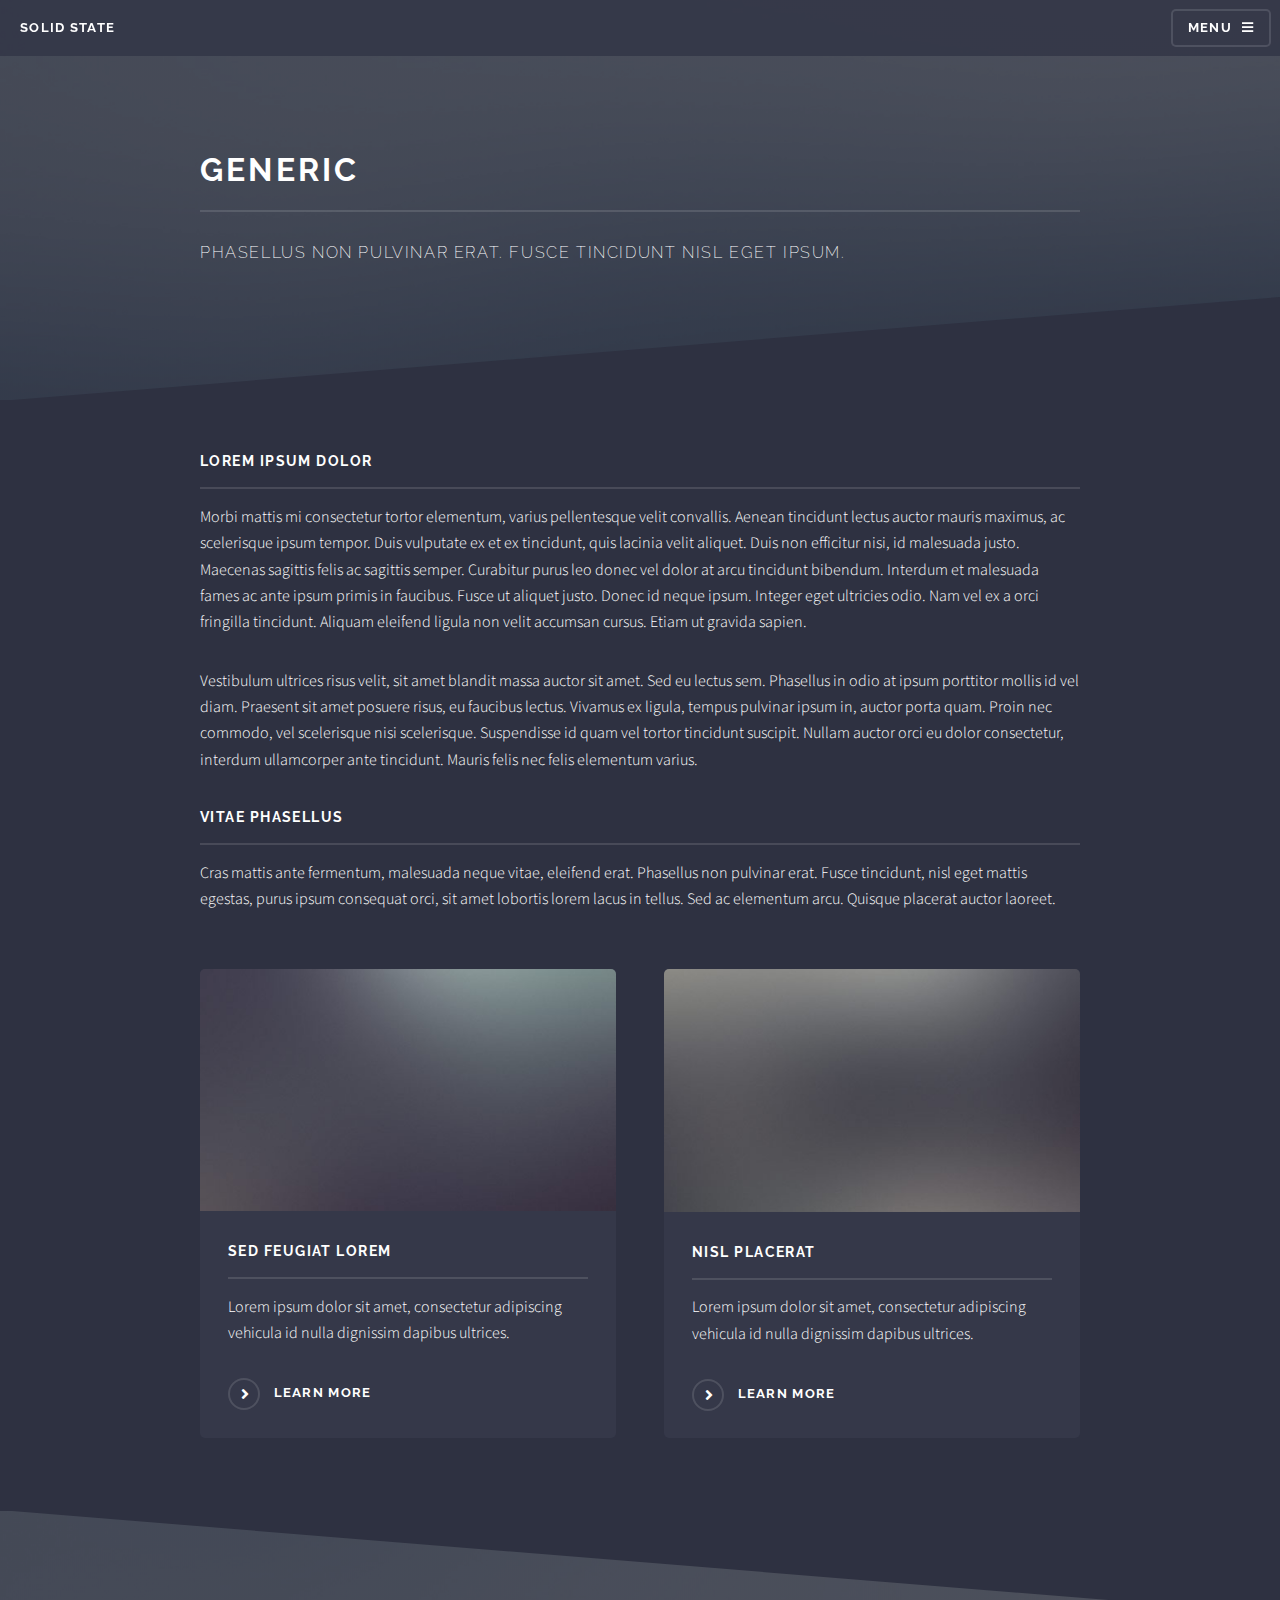
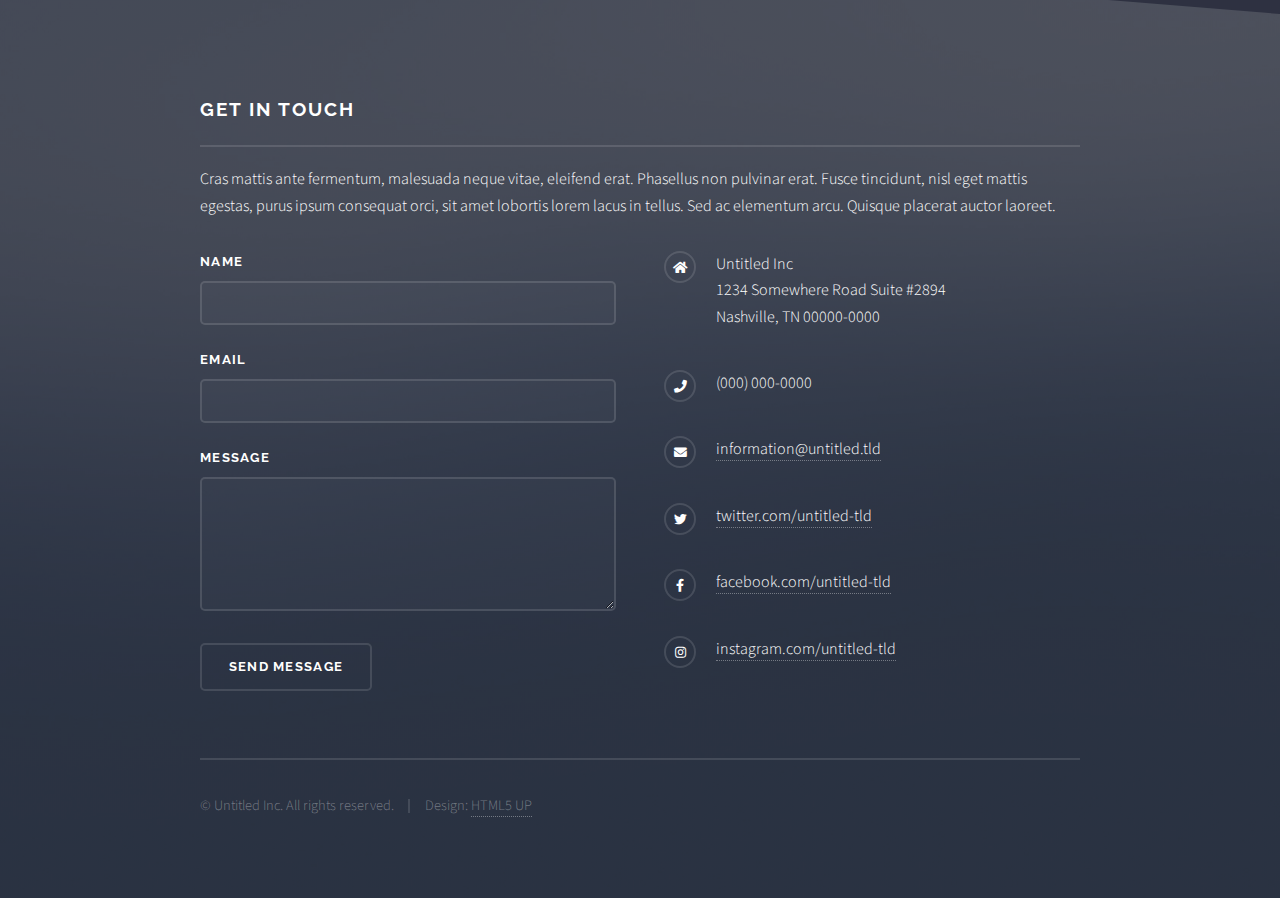
<file: generic.html>
<!DOCTYPE HTML>
<!--
	Solid State by HTML5 UP
	html5up.net | @ajlkn
	Free for personal and commercial use under the CCA 3.0 license (html5up.net/license)
-->
<html>
	<head>
		<title>Generic - Solid State by HTML5 UP</title>
		<meta charset="utf-8" />
		<meta name="viewport" content="width=device-width, initial-scale=1, user-scalable=no" />
		<link rel="stylesheet" href="assets/css/main.css" />
		<noscript><link rel="stylesheet" href="assets/css/noscript.css" /></noscript>
	</head>
	<body class="is-preload">

		<!-- Page Wrapper -->
			<div id="page-wrapper">

				<!-- Header -->
					<header id="header">
						<h1><a href="index.html">Solid State</a></h1>
						<nav>
							<a href="#menu">Menu</a>
						</nav>
					</header>

				<!-- Menu -->
					<nav id="menu">
						<div class="inner">
							<h2>Menu</h2>
							<ul class="links">
								<li><a href="index.html">Home</a></li>
								<li><a href="generic.html">Generic</a></li>
								<li><a href="elements.html">Elements</a></li>
								<li><a href="#">Log In</a></li>
								<li><a href="#">Sign Up</a></li>
							</ul>
							<a href="#" class="close">Close</a>
						</div>
					</nav>

				<!-- Wrapper -->
					<section id="wrapper">
						<header>
							<div class="inner">
								<h2>Generic</h2>
								<p>Phasellus non pulvinar erat. Fusce tincidunt nisl eget ipsum.</p>
							</div>
						</header>

						<!-- Content -->
							<div class="wrapper">
								<div class="inner">

									<h3 class="major">Lorem ipsum dolor</h3>
									<p>Morbi mattis mi consectetur tortor elementum, varius pellentesque velit convallis. Aenean tincidunt lectus auctor mauris maximus, ac scelerisque ipsum tempor. Duis vulputate ex et ex tincidunt, quis lacinia velit aliquet. Duis non efficitur nisi, id malesuada justo. Maecenas sagittis felis ac sagittis semper. Curabitur purus leo donec vel dolor at arcu tincidunt bibendum. Interdum et malesuada fames ac ante ipsum primis in faucibus. Fusce ut aliquet justo. Donec id neque ipsum. Integer eget ultricies odio. Nam vel ex a orci fringilla tincidunt. Aliquam eleifend ligula non velit accumsan cursus. Etiam ut gravida sapien.</p>

									<p>Vestibulum ultrices risus velit, sit amet blandit massa auctor sit amet. Sed eu lectus sem. Phasellus in odio at ipsum porttitor mollis id vel diam. Praesent sit amet posuere risus, eu faucibus lectus. Vivamus ex ligula, tempus pulvinar ipsum in, auctor porta quam. Proin nec commodo, vel scelerisque nisi scelerisque. Suspendisse id quam vel tortor tincidunt suscipit. Nullam auctor orci eu dolor consectetur, interdum ullamcorper ante tincidunt. Mauris felis nec felis elementum varius.</p>

									<h3 class="major">Vitae phasellus</h3>
									<p>Cras mattis ante fermentum, malesuada neque vitae, eleifend erat. Phasellus non pulvinar erat. Fusce tincidunt, nisl eget mattis egestas, purus ipsum consequat orci, sit amet lobortis lorem lacus in tellus. Sed ac elementum arcu. Quisque placerat auctor laoreet.</p>

									<section class="features">
										<article>
											<a href="#" class="image"><img src="images/pic04.jpg" alt="" /></a>
											<h3 class="major">Sed feugiat lorem</h3>
											<p>Lorem ipsum dolor sit amet, consectetur adipiscing vehicula id nulla dignissim dapibus ultrices.</p>
											<a href="#" class="special">Learn more</a>
										</article>
										<article>
											<a href="#" class="image"><img src="images/pic05.jpg" alt="" /></a>
											<h3 class="major">Nisl placerat</h3>
											<p>Lorem ipsum dolor sit amet, consectetur adipiscing vehicula id nulla dignissim dapibus ultrices.</p>
											<a href="#" class="special">Learn more</a>
										</article>
									</section>

								</div>
							</div>

					</section>

				<!-- Footer -->
					<section id="footer">
						<div class="inner">
							<h2 class="major">Get in touch</h2>
							<p>Cras mattis ante fermentum, malesuada neque vitae, eleifend erat. Phasellus non pulvinar erat. Fusce tincidunt, nisl eget mattis egestas, purus ipsum consequat orci, sit amet lobortis lorem lacus in tellus. Sed ac elementum arcu. Quisque placerat auctor laoreet.</p>
							<form method="post" action="#">
								<div class="fields">
									<div class="field">
										<label for="name">Name</label>
										<input type="text" name="name" id="name" />
									</div>
									<div class="field">
										<label for="email">Email</label>
										<input type="email" name="email" id="email" />
									</div>
									<div class="field">
										<label for="message">Message</label>
										<textarea name="message" id="message" rows="4"></textarea>
									</div>
								</div>
								<ul class="actions">
									<li><input type="submit" value="Send Message" /></li>
								</ul>
							</form>
							<ul class="contact">
								<li class="icon solid fa-home">
									Untitled Inc<br />
									1234 Somewhere Road Suite #2894<br />
									Nashville, TN 00000-0000
								</li>
								<li class="icon solid fa-phone">(000) 000-0000</li>
								<li class="icon solid fa-envelope"><a href="#">information@untitled.tld</a></li>
								<li class="icon brands fa-twitter"><a href="#">twitter.com/untitled-tld</a></li>
								<li class="icon brands fa-facebook-f"><a href="#">facebook.com/untitled-tld</a></li>
								<li class="icon brands fa-instagram"><a href="#">instagram.com/untitled-tld</a></li>
							</ul>
							<ul class="copyright">
								<li>&copy; Untitled Inc. All rights reserved.</li><li>Design: <a href="http://html5up.net">HTML5 UP</a></li>
							</ul>
						</div>
					</section>

			</div>

		<!-- Scripts -->
			<script src="assets/js/jquery.min.js"></script>
			<script src="assets/js/jquery.scrollex.min.js"></script>
			<script src="assets/js/browser.min.js"></script>
			<script src="assets/js/breakpoints.min.js"></script>
			<script src="assets/js/util.js"></script>
			<script src="assets/js/main.js"></script>

	</body>
</html>
</file>
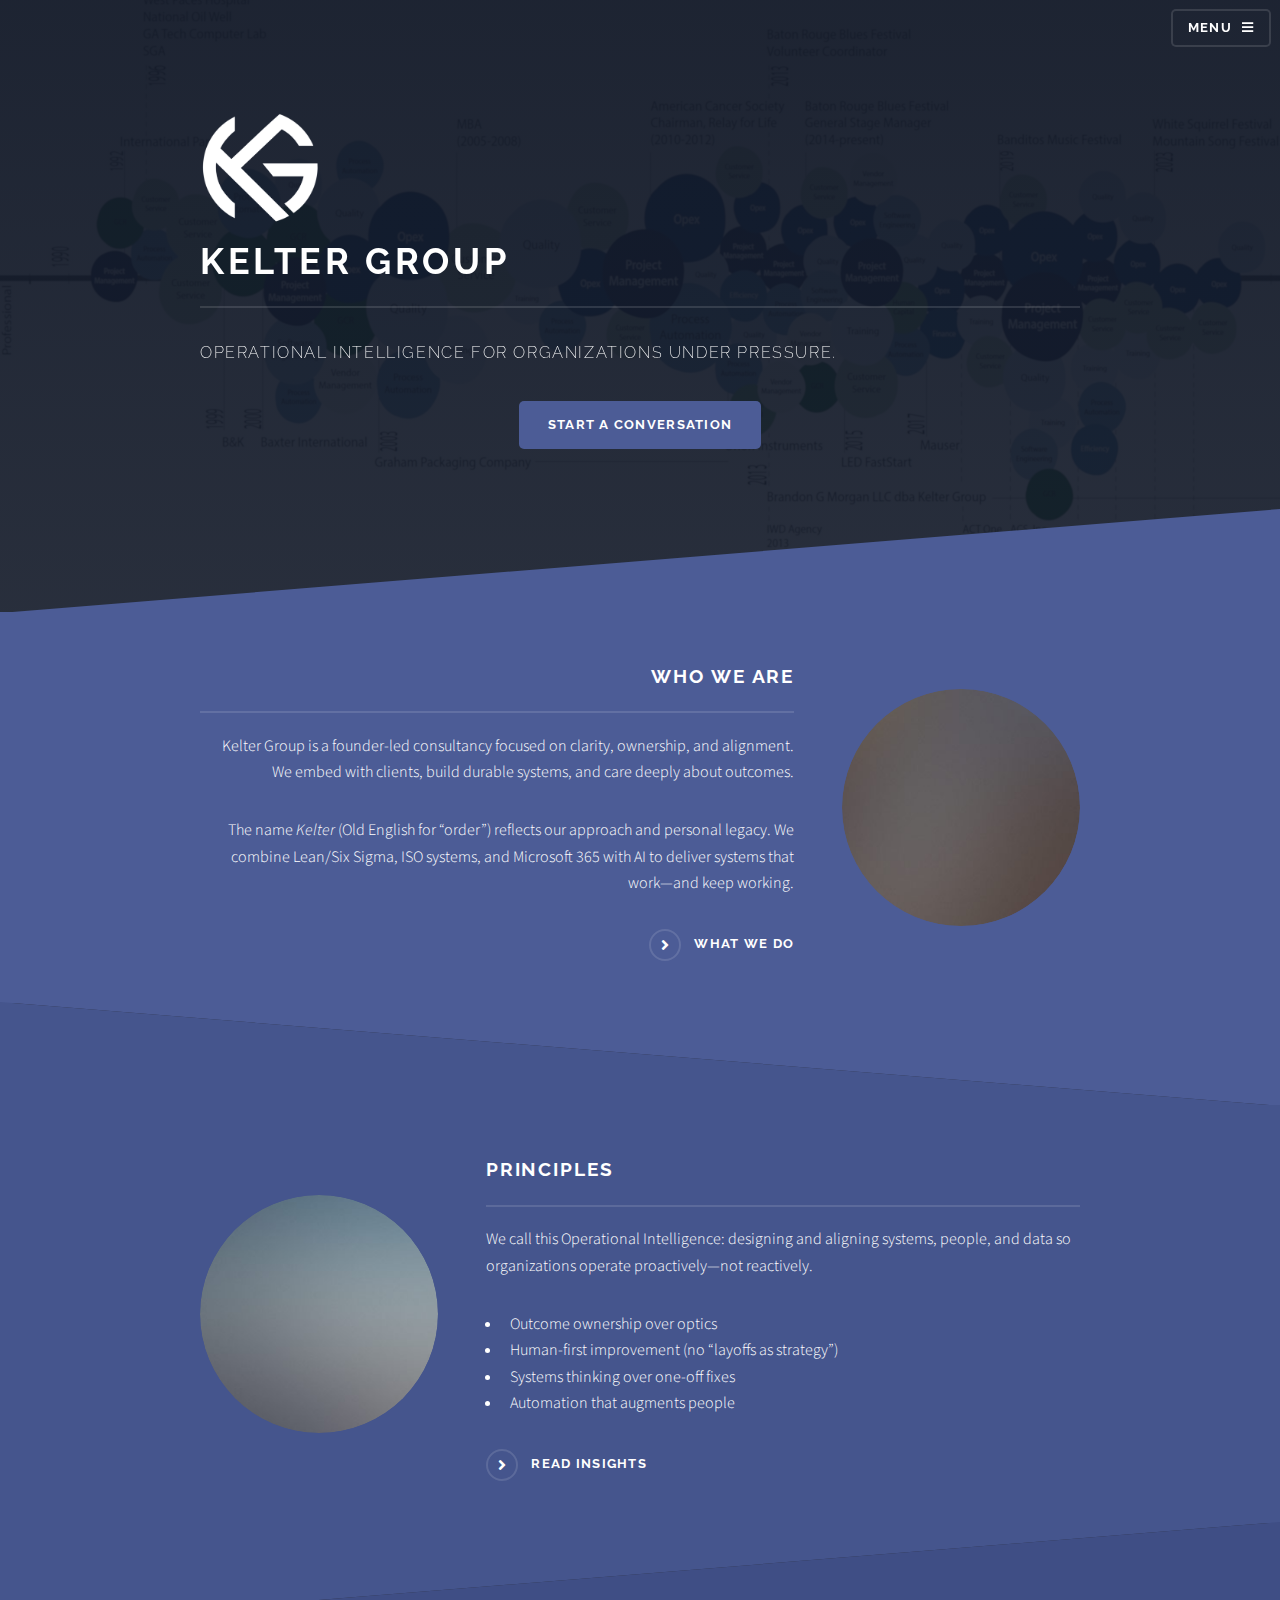
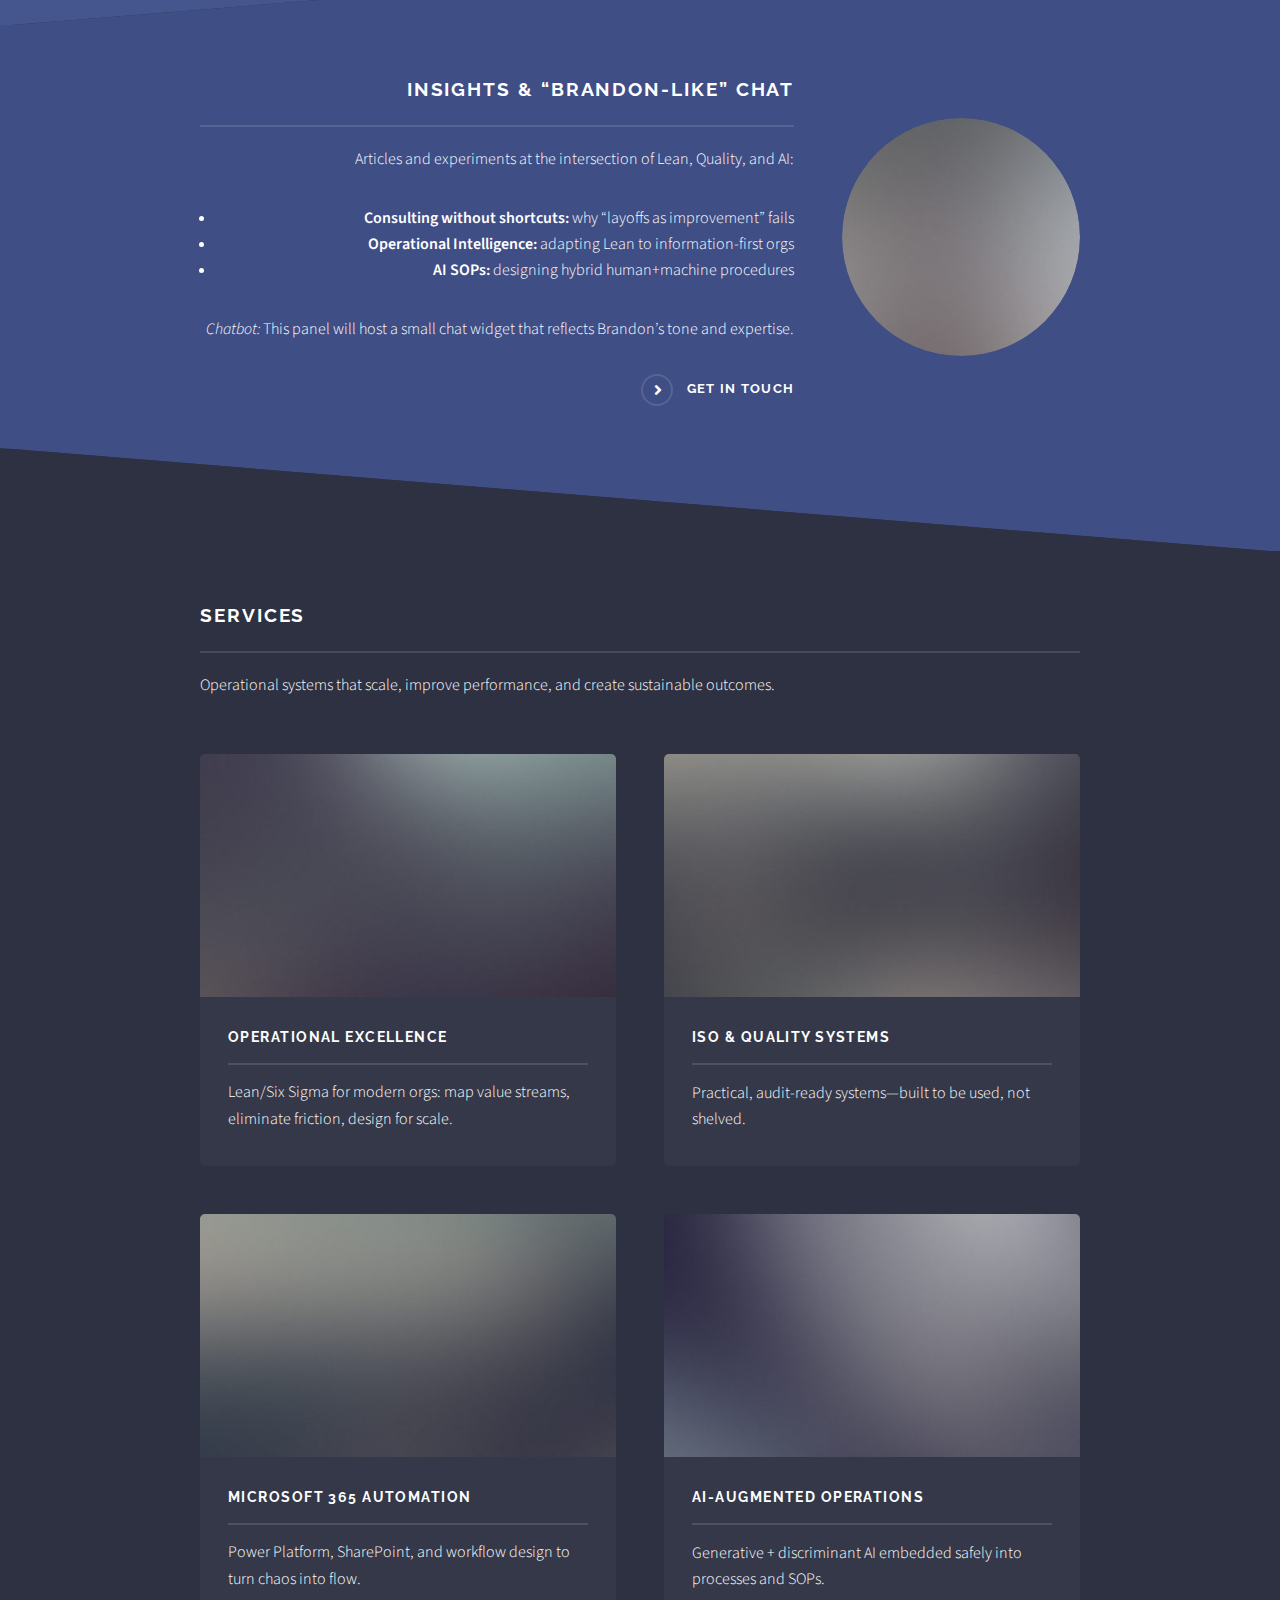
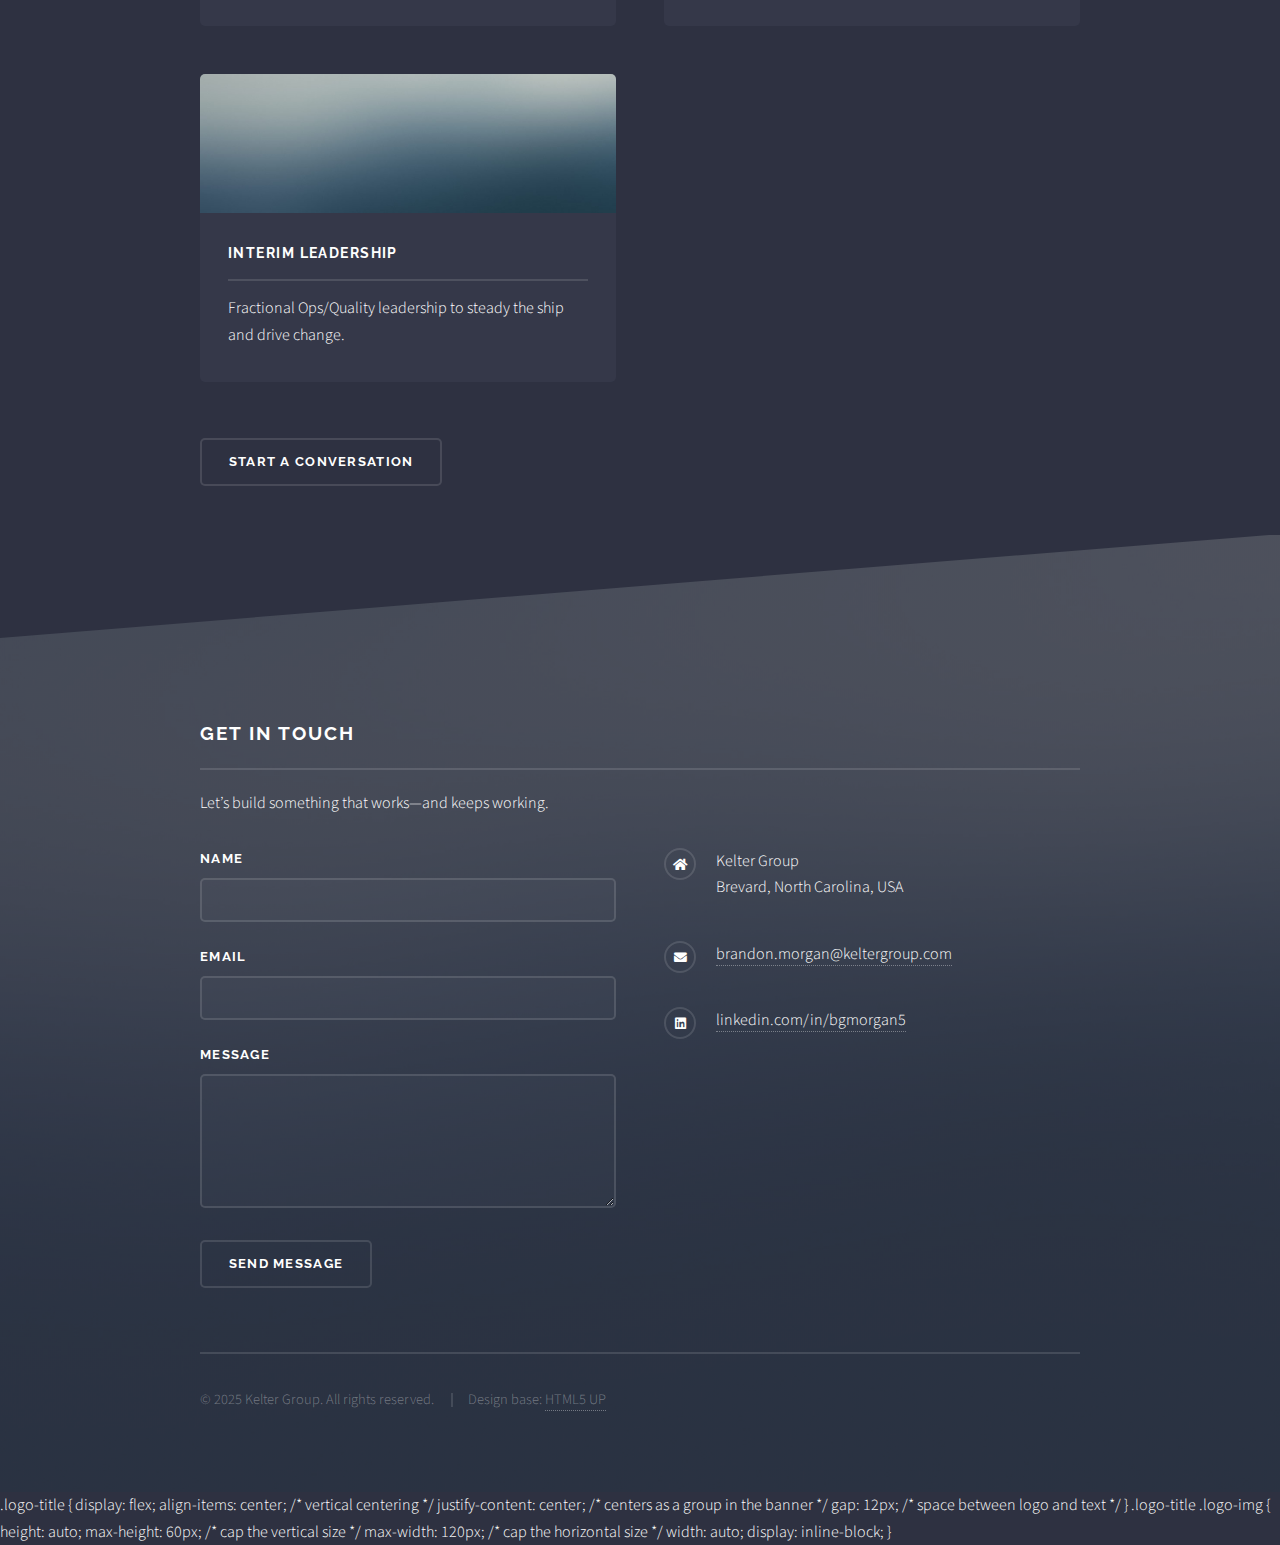
<file: index.cleaned.html>
<!DOCTYPE HTML>
<!-- Solid State by HTML5 UP html5up.net | @ajlkn Free for personal and commercial use under the CCA 3.0 license (html5up.net/license)
-->
<html> <head> <title>Kelter Group</title> <meta charset="utf-8" /> <meta name="viewport" content="width=device-width, initial-scale=1, user-scalable=no" /> <meta name="description" content="Kelter Group is a founder-led consultancy focused on Operational Intelligence: Lean, ISO, Microsoft 365 & AI-augmented systems that work—and keep working." /> <link rel="stylesheet" href="assets/css/main.css" /> <noscript><link rel="stylesheet" href="assets/css/noscript.css" /></noscript> </head> <body class="is-preload"> <!-- Page Wrapper --> <div id="page-wrapper"> <!-- Header --> <header id="header" class="alt"> <h1><a href="index.html">Kelter Group</a></h1> <nav> <a href="#menu">Menu</a> </nav> </header> <!-- Menu --> <nav id="menu"> <div class="inner"> <h2>Menu</h2> <ul class="links"> <li><a href="#one">Why We Are Here</a></li> <li><a href="#four">What We Do</a></li> <li><a href="#footer">Talk To Us</a></li> <li><a href="#">Sign Up For More</a></li> </ul> <a href="#" class="close">Close</a> </div>
</nav> <!-- Banner --> <section id="banner"> <div class="inner"> <div class="logo-title"> <img src="images/kelter-logo.png" alt="Kelter Group Logo" class="logo-img" style="max-width:120px; height:auto;" /> <h2>Kelter Group</h2>
</div> <p>Operational Intelligence for organizations under pressure.</p> <ul class="actions special" style="margin-top:1.25rem"> <li><a href="#footer" class="button primary">Start a conversation</a></li> </ul> </div> </section> <!-- Wrapper --> <section id="wrapper"> <!-- One: Who We Are --> <section id="one" class="wrapper spotlight style1"> <div class="inner"> <a href="#" class="image"><img src="images/pic01.jpg" alt="" /></a> <div class="content"> <h2 class="major">Who We Are</h2> <p>Kelter Group is a founder-led consultancy focused on clarity, ownership, and alignment. We embed with clients, build durable systems, and care deeply about outcomes.</p> <p>The name <em>Kelter</em> (Old English for “order”) reflects our approach and personal legacy. We combine Lean/Six Sigma, ISO systems, and Microsoft 365 with AI to deliver systems that work—and keep working.</p> <a href="#four" class="special">What we do</a> </div> </div> </section> <!-- Two: Principles --> <section id="two" class="wrapper alt spotlight style2"> <div class="inner"> <a href="#" class="image"><img src="images/pic02.jpg" alt="" /></a> <div class="content"> <h2 class="major">Principles</h2> <p>We call this Operational Intelligence: designing and aligning systems, people, and data so organizations operate proactively—not reactively.</p> <ul> <li>Outcome ownership over optics</li> <li>Human-first improvement (no “layoffs as strategy”)</li> <li>Systems thinking over one-off fixes</li> <li>Automation that augments people</li> </ul> <a href="#three" class="special">Read insights</a> </div> </div> </section> <!-- Three: Insights + Chatbot --> <section id="three" class="wrapper spotlight style3"> <div class="inner"> <a href="#" class="image"><img src="images/pic03.jpg" alt="" /></a> <div class="content"> <h2 class="major">Insights & “Brandon-like” Chat</h2> <p>Articles and experiments at the intersection of Lean, Quality, and AI:</p> <ul> <li><strong>Consulting without shortcuts:</strong> why “layoffs as improvement” fails</li> <li><strong>Operational Intelligence:</strong> adapting Lean to information-first orgs</li> <li><strong>AI SOPs:</strong> designing hybrid human+machine procedures</li> </ul> <p><em>Chatbot:</em> This panel will host a small chat widget that reflects Brandon’s tone and expertise.</p> <!-- Chatbot embed placeholder (Copilot Studio or other) --> <!-- <script src="CHAT_WIDGET.JS" data-bot-id="YOUR_BOT_ID"></script> --> <a href="#footer" class="special">Get in touch</a> </div> </div> </section> <!-- Four: Services (converted from the template’s “features” grid) --> <section id="four" class="wrapper alt style1"> <div class="inner"> <h2 class="major">Services</h2> <p>Operational systems that scale, improve performance, and create sustainable outcomes.</p> <section class="features"> <article> <a href="#" class="image"><img src="images/pic04.jpg" alt="" /></a> <h3 class="major">Operational Excellence</h3> <p>Lean/Six Sigma for modern orgs: map value streams, eliminate friction, design for scale.</p> </article> <article> <a href="#" class="image"><img src="images/pic05.jpg" alt="" /></a> <h3 class="major">ISO & Quality Systems</h3> <p>Practical, audit-ready systems—built to be used, not shelved.</p> </article> <article> <a href="#" class="image"><img src="images/pic06.jpg" alt="" /></a> <h3 class="major">Microsoft 365 Automation</h3> <p>Power Platform, SharePoint, and workflow design to turn chaos into flow.</p> </article> <article> <a href="#" class="image"><img src="images/pic07.jpg" alt="" /></a> <h3 class="major">AI-Augmented Operations</h3> <p>Generative + discriminant AI embedded safely into processes and SOPs.</p> </article> <article> <a href="#" class="image"><img src="images/pic08.jpg" alt="" /></a> <h3 class="major">Interim Leadership</h3> <p>Fractional Ops/Quality leadership to steady the ship and drive change.</p> </article> </section> <ul class="actions"> <li><a href="#footer" class="button">Start a conversation</a></li> </ul> </div> </section> </section> <!-- Footer (Contact) --> <section id="footer"> <div class="inner"> <h2 class="major">Get in touch</h2> <p>Let’s build something that works—and keeps working.</p> <!-- Optional simple form (static template; wire to a form service or remove) --> <form method="post" action="#"> <div class="fields"> <div class="field"> <label for="name">Name</label> <input type="text" name="name" id="name" /> </div> <div class="field"> <label for="email">Email</label> <input type="email" name="email" id="email" /> </div> <div class="field"> <label for="message">Message</label> <textarea name="message" id="message" rows="4"></textarea> </div> </div> <ul class="actions"> <li><input type="submit" value="Send Message" /></li> </ul> </form> <ul class="contact"> <li class="icon solid fa-home"> Kelter Group<br /> Brevard, North Carolina, USA </li> <li class="icon solid fa-envelope"><a href="mailto:brandon.morgan@keltergroup.com">brandon.morgan@keltergroup.com</a></li> <li class="icon brands fa-linkedin"><a href="https://www.linkedin.com/in/bgmorgan5" target="_blank" rel="noopener">linkedin.com/in/bgmorgan5</a></li> </ul> <ul class="copyright"> <li>&copy; <span id="y">2025</span> Kelter Group. All rights reserved.</li> <li>Design base: <a href="http://html5up.net" target="_blank" rel="noopener">HTML5 UP</a></li> </ul> </div> </section> </div> <!-- Scripts --> <script> // Update year in footer document.addEventListener('DOMContentLoaded', ()=> { var y = document.getElementById('y'); if (y) y.textContent = new Date().getFullYear(); }); </script> <script src="assets/js/jquery.min.js"></script> <script src="assets/js/jquery.scrollex.min.js"></script> <script src="assets/js/browser.min.js"></script> <script src="assets/js/breakpoints.min.js"></script> <script src="assets/js/util.js"></script> <script src="assets/js/main.js"></script> </body>
</html> .logo-title { display: flex; align-items: center; /* vertical centering */ justify-content: center; /* centers as a group in the banner */ gap: 12px; /* space between logo and text */
} .logo-title .logo-img { height: auto; max-height: 60px; /* cap the vertical size */ max-width: 120px; /* cap the horizontal size */ width: auto; display: inline-block;
}
</file>
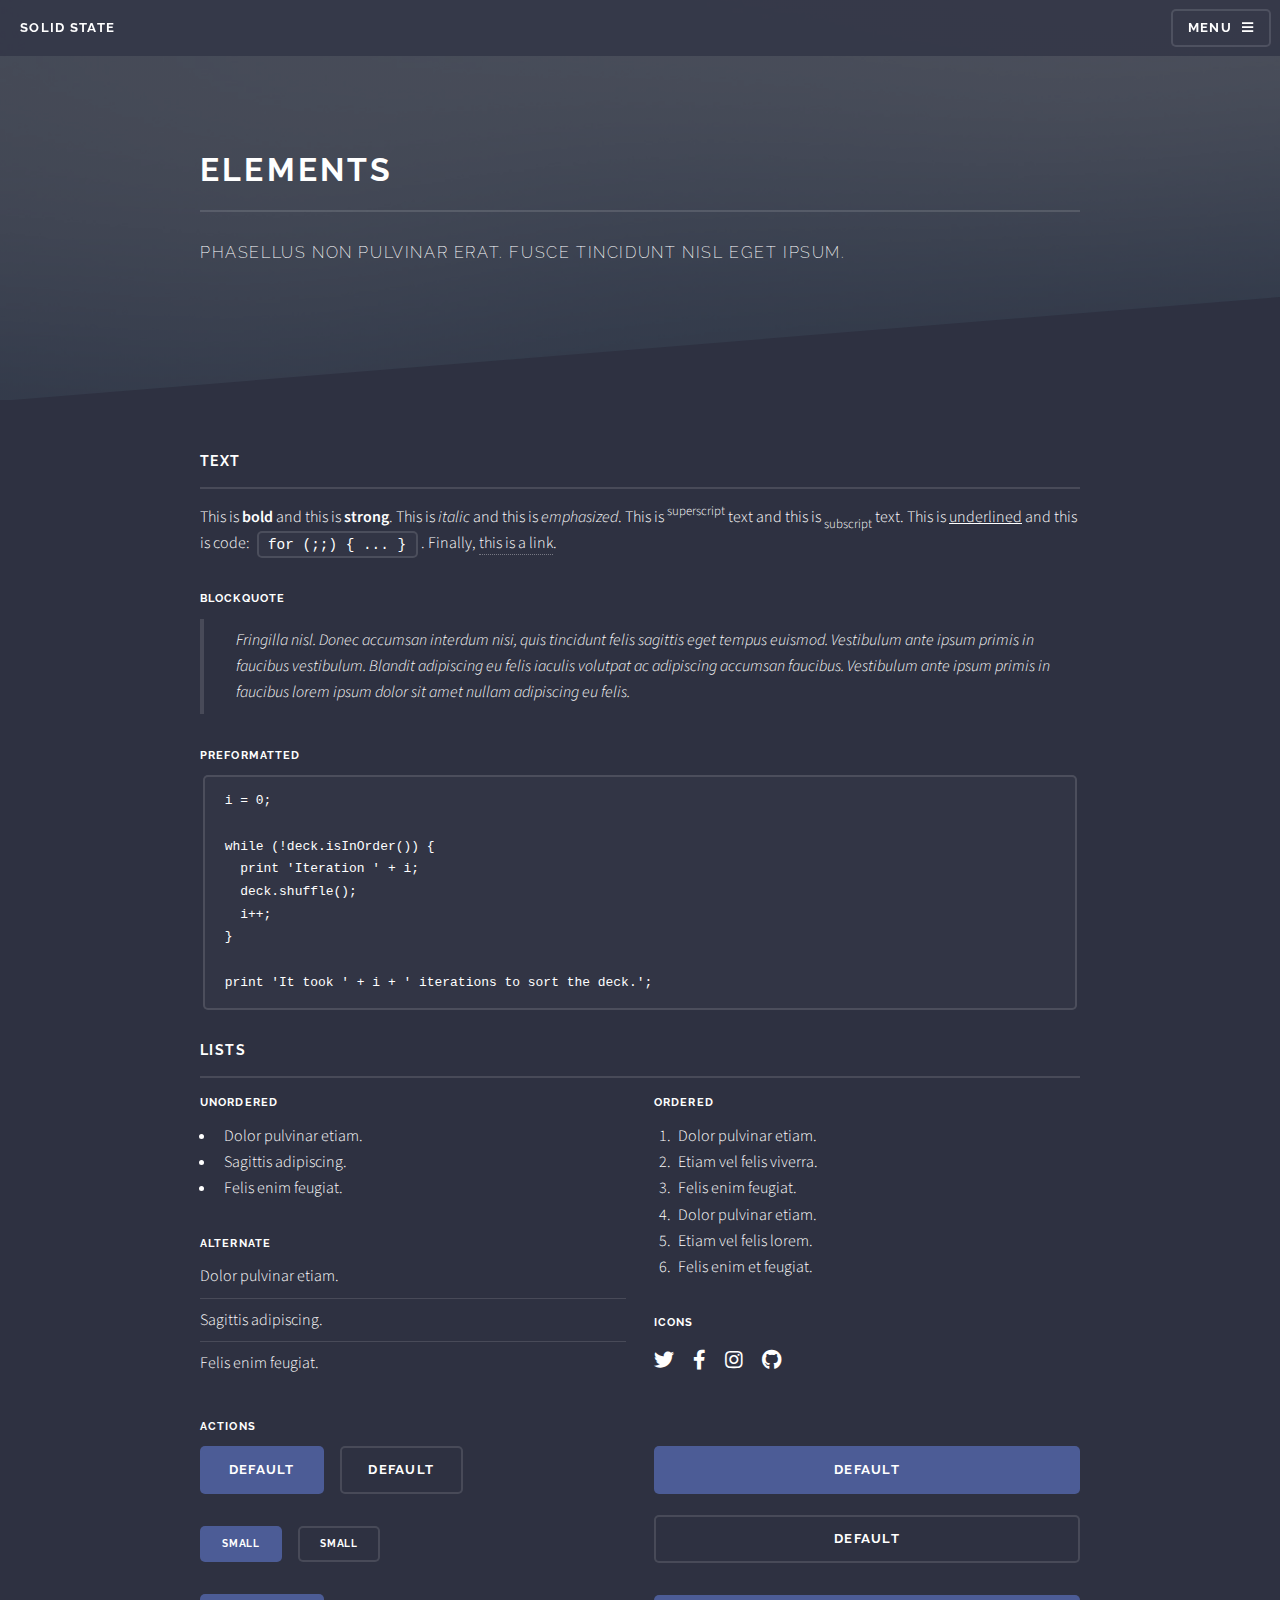
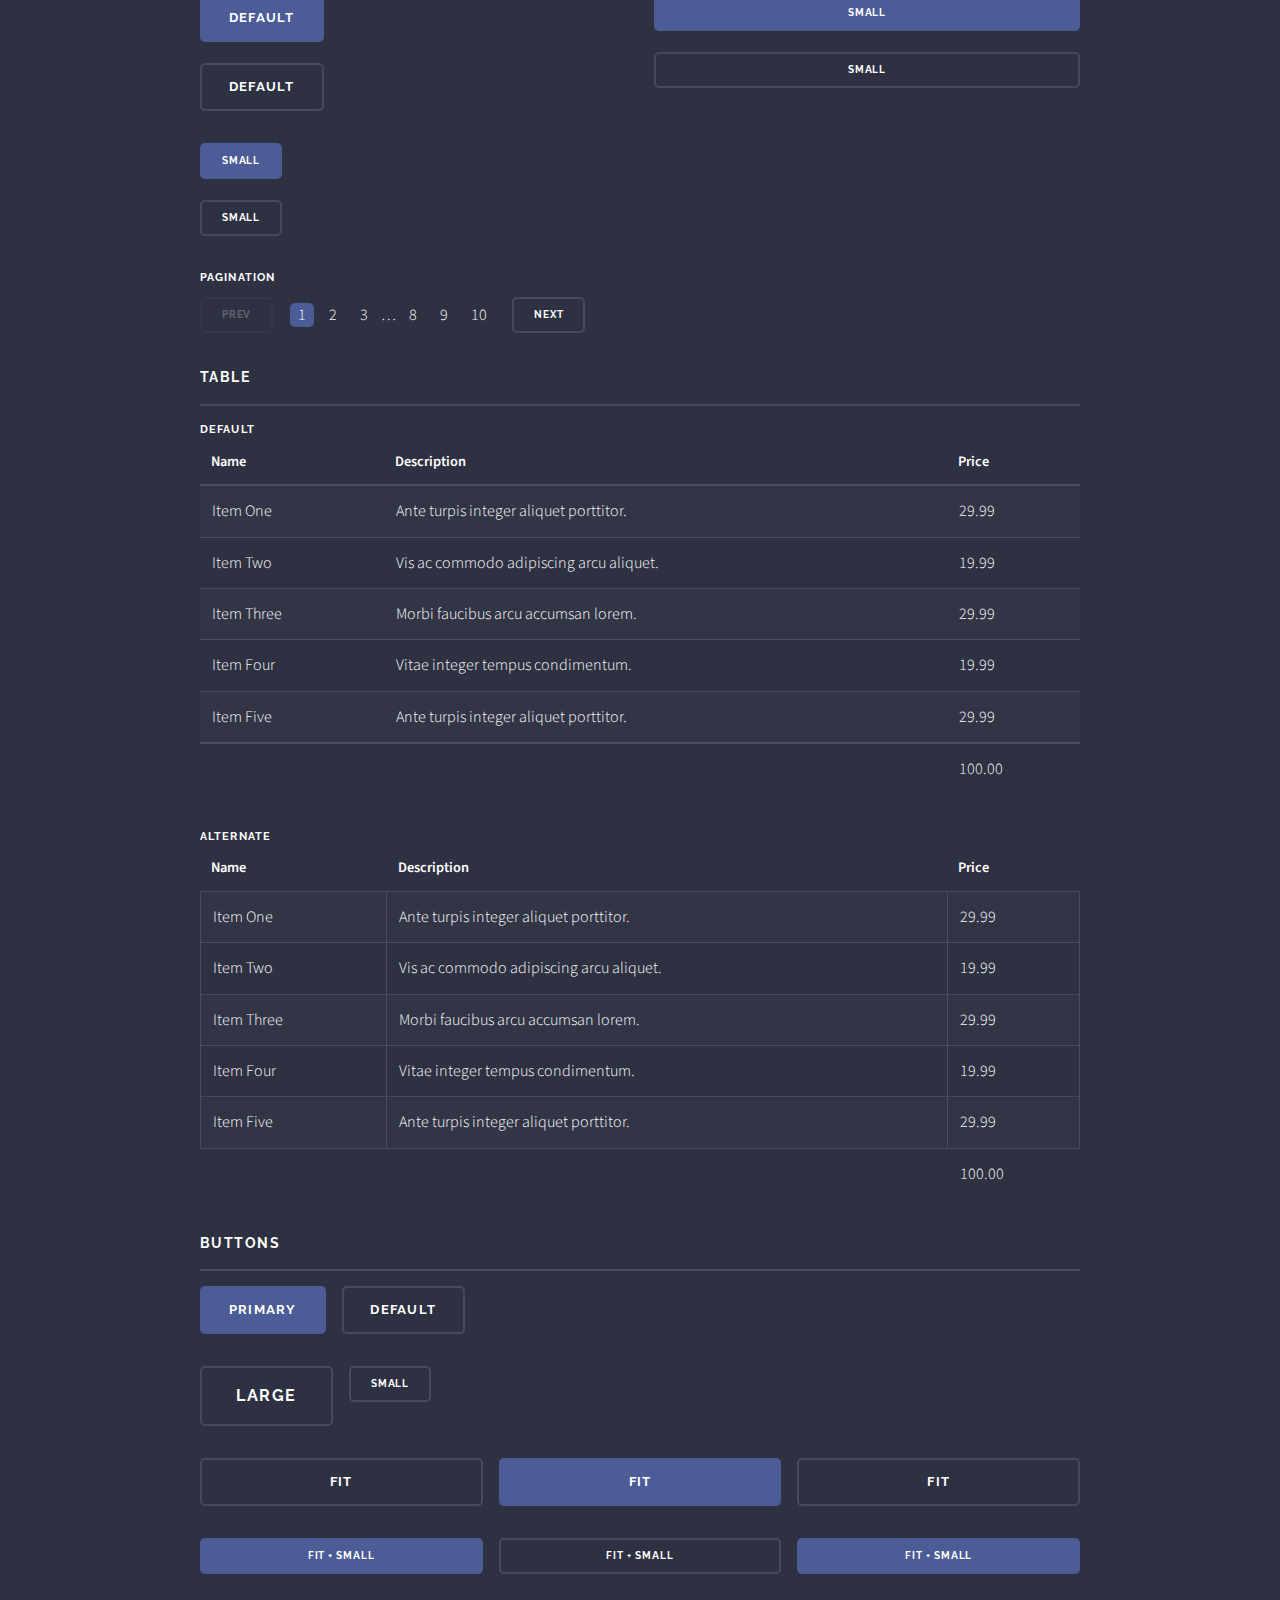
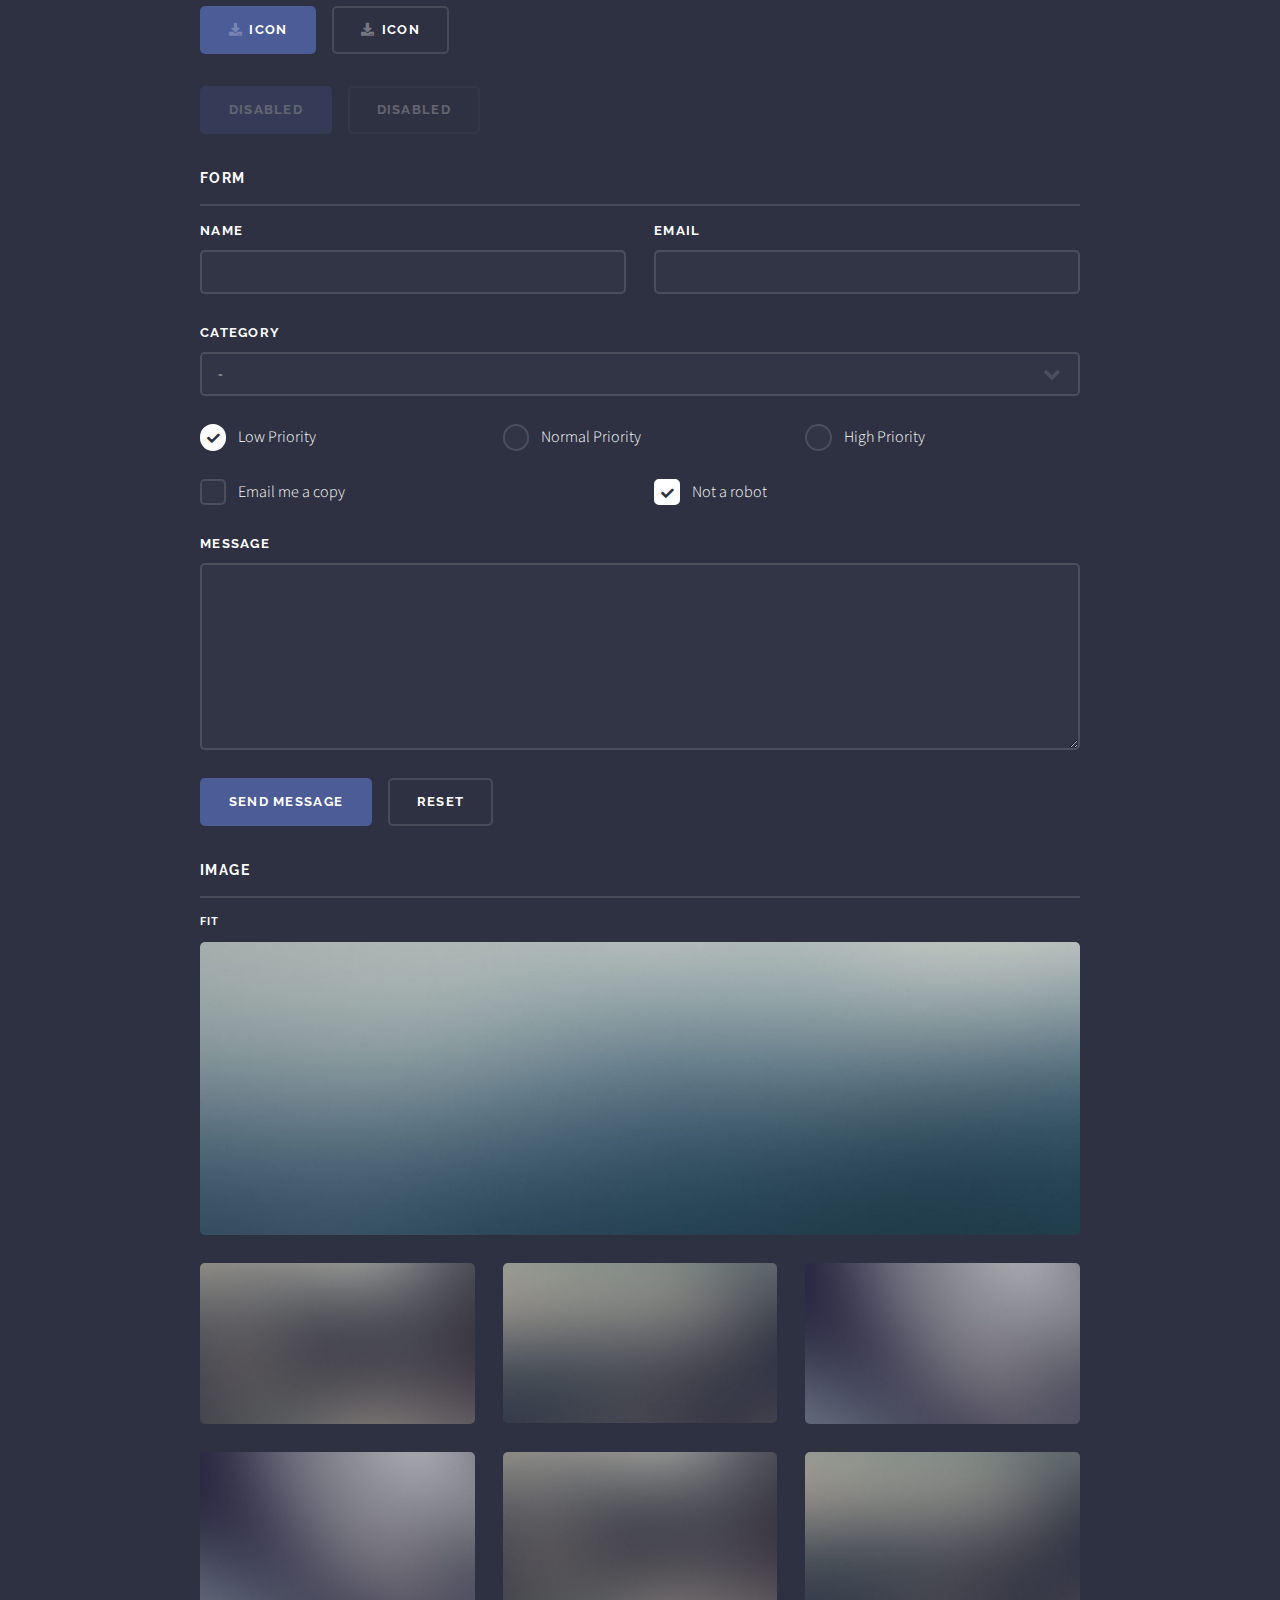
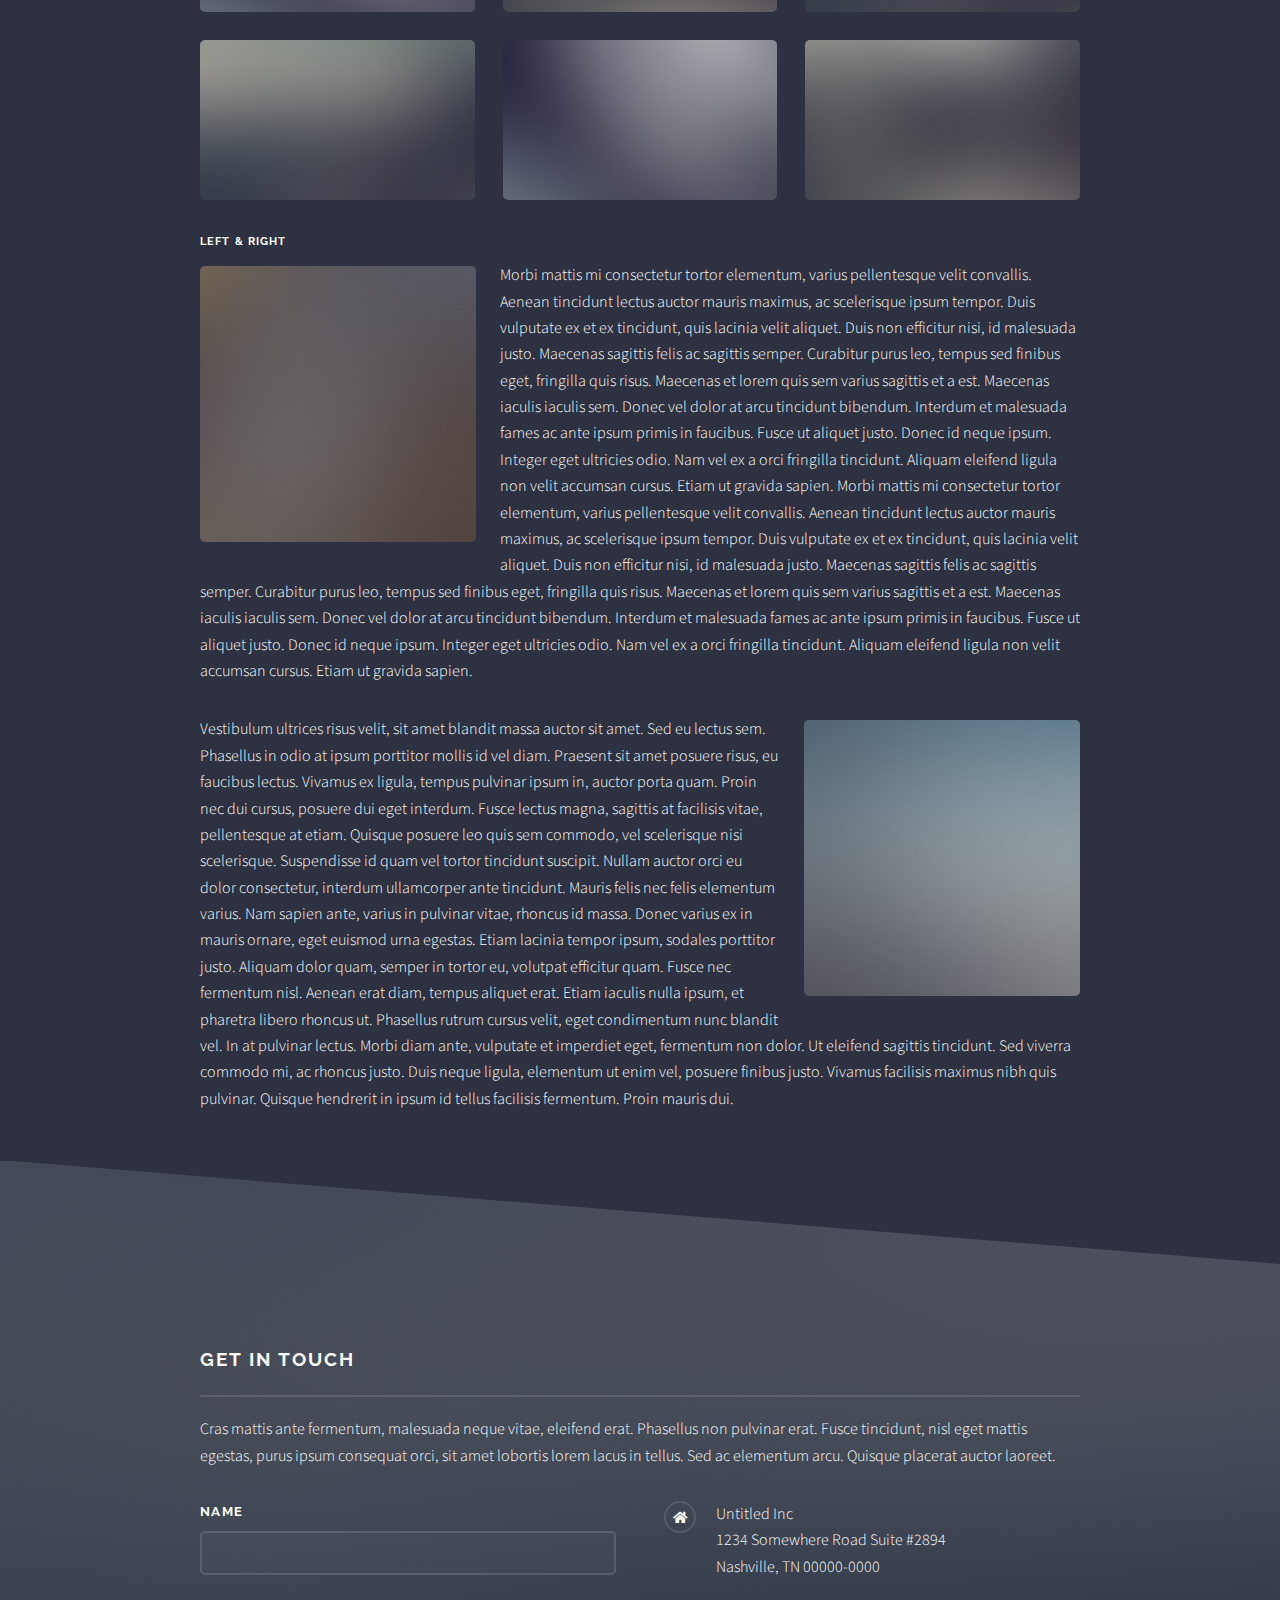
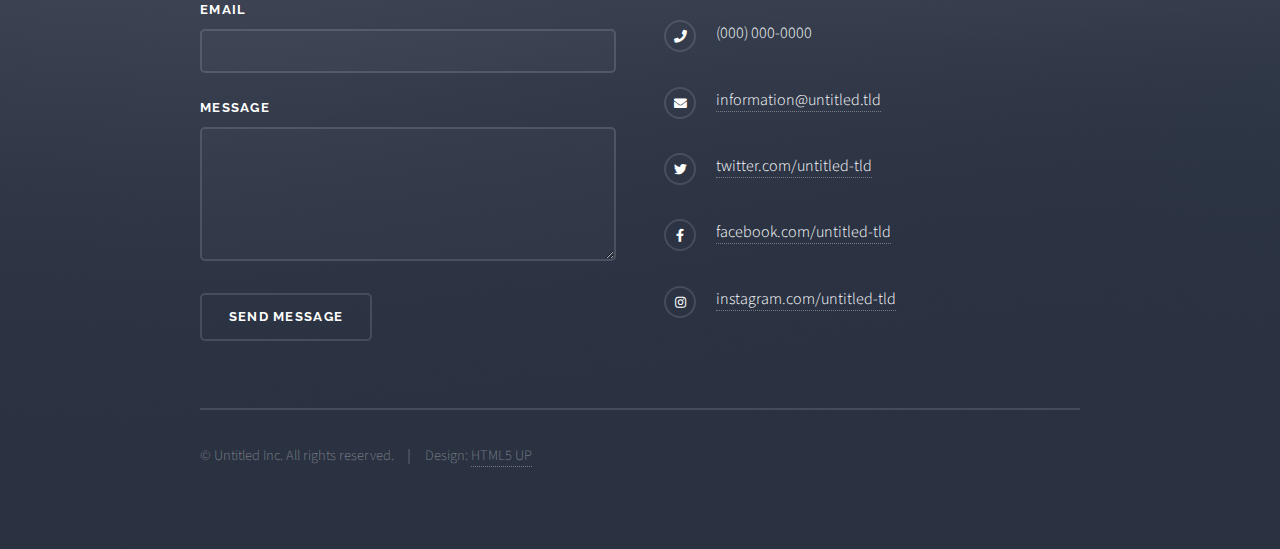
<file: KelterGroup Site/elements.html>
<!DOCTYPE HTML>
<!--
	Solid State by HTML5 UP
	html5up.net | @ajlkn
	Free for personal and commercial use under the CCA 3.0 license (html5up.net/license)
-->
<html>
	<head>
		<title>Elements - Solid State by HTML5 UP</title>
		<meta charset="utf-8" />
		<meta name="viewport" content="width=device-width, initial-scale=1, user-scalable=no" />
		<link rel="stylesheet" href="assets/css/main.css" />
		<noscript><link rel="stylesheet" href="assets/css/noscript.css" /></noscript>
	</head>
	<body class="is-preload">

		<!-- Page Wrapper -->
			<div id="page-wrapper">

				<!-- Header -->
					<header id="header">
						<h1><a href="index.html">Solid State</a></h1>
						<nav>
							<a href="#menu">Menu</a>
						</nav>
					</header>

				<!-- Menu -->
					<nav id="menu">
						<div class="inner">
							<h2>Menu</h2>
							<ul class="links">
								<li><a href="index.html">Home</a></li>
								<li><a href="generic.html">Generic</a></li>
								<li><a href="elements.html">Elements</a></li>
								<li><a href="#">Log In</a></li>
								<li><a href="#">Sign Up</a></li>
							</ul>
							<a href="#" class="close">Close</a>
						</div>
					</nav>

				<!-- Wrapper -->
					<section id="wrapper">
						<header>
							<div class="inner">
								<h2>Elements</h2>
								<p>Phasellus non pulvinar erat. Fusce tincidunt nisl eget ipsum.</p>
							</div>
						</header>

						<!-- Content -->
							<div class="wrapper">
								<div class="inner">

									<section>
										<h3 class="major">Text</h3>
										<p>This is <b>bold</b> and this is <strong>strong</strong>. This is <i>italic</i> and this is <em>emphasized</em>.
										This is <sup>superscript</sup> text and this is <sub>subscript</sub> text.
										This is <u>underlined</u> and this is code: <code>for (;;) { ... }</code>. Finally, <a href="#">this is a link</a>.</p>
										<h4>Blockquote</h4>
										<blockquote>Fringilla nisl. Donec accumsan interdum nisi, quis tincidunt felis sagittis eget tempus euismod. Vestibulum ante ipsum primis in faucibus vestibulum. Blandit adipiscing eu felis iaculis volutpat ac adipiscing accumsan faucibus. Vestibulum ante ipsum primis in faucibus lorem ipsum dolor sit amet nullam adipiscing eu felis.</blockquote>
										<h4>Preformatted</h4>
										<pre><code>i = 0;

while (!deck.isInOrder()) {
  print 'Iteration ' + i;
  deck.shuffle();
  i++;
}

print 'It took ' + i + ' iterations to sort the deck.';</code></pre>
									</section>

									<section>
										<h3 class="major">Lists</h3>
										<div class="row">
											<div class="col-6 col-12-medium">
												<h4>Unordered</h4>
												<ul>
													<li>Dolor pulvinar etiam.</li>
													<li>Sagittis adipiscing.</li>
													<li>Felis enim feugiat.</li>
												</ul>
												<h4>Alternate</h4>
												<ul class="alt">
													<li>Dolor pulvinar etiam.</li>
													<li>Sagittis adipiscing.</li>
													<li>Felis enim feugiat.</li>
												</ul>
											</div>
											<div class="col-6 col-12-medium">
												<h4>Ordered</h4>
												<ol>
													<li>Dolor pulvinar etiam.</li>
													<li>Etiam vel felis viverra.</li>
													<li>Felis enim feugiat.</li>
													<li>Dolor pulvinar etiam.</li>
													<li>Etiam vel felis lorem.</li>
													<li>Felis enim et feugiat.</li>
												</ol>
												<h4>Icons</h4>
												<ul class="icons">
													<li><a href="#" class="icon brands fa-twitter"><span class="label">Twitter</span></a></li>
													<li><a href="#" class="icon brands fa-facebook-f"><span class="label">Facebook</span></a></li>
													<li><a href="#" class="icon brands fa-instagram"><span class="label">Instagram</span></a></li>
													<li><a href="#" class="icon brands fa-github"><span class="label">Github</span></a></li>
												</ul>
											</div>
										</div>
										<h4>Actions</h4>
										<div class="row">
											<div class="col-6 col-12-medium">
												<ul class="actions">
													<li><a href="#" class="button primary">Default</a></li>
													<li><a href="#" class="button">Default</a></li>
												</ul>
												<ul class="actions small">
													<li><a href="#" class="button primary small">Small</a></li>
													<li><a href="#" class="button small">Small</a></li>
												</ul>
												<ul class="actions stacked">
													<li><a href="#" class="button primary">Default</a></li>
													<li><a href="#" class="button">Default</a></li>
												</ul>
												<ul class="actions stacked small">
													<li><a href="#" class="button primary small">Small</a></li>
													<li><a href="#" class="button small">Small</a></li>
												</ul>
											</div>
											<div class="col-6 col-12-medium">
												<ul class="actions stacked">
													<li><a href="#" class="button primary fit">Default</a></li>
													<li><a href="#" class="button fit">Default</a></li>
												</ul>
												<ul class="actions stacked small">
													<li><a href="#" class="button primary small fit">Small</a></li>
													<li><a href="#" class="button small fit">Small</a></li>
												</ul>
											</div>
										</div>
										<h4>Pagination</h4>
										<ul class="pagination">
											<li><span class="button small disabled">Prev</span></li>
											<li><a href="#" class="page active">1</a></li>
											<li><a href="#" class="page">2</a></li>
											<li><a href="#" class="page">3</a></li>
											<li><span>&hellip;</span></li>
											<li><a href="#" class="page">8</a></li>
											<li><a href="#" class="page">9</a></li>
											<li><a href="#" class="page">10</a></li>
											<li><a href="#" class="button small">Next</a></li>
										</ul>
									</section>

									<section>
										<h3 class="major">Table</h3>
										<h4>Default</h4>
										<div class="table-wrapper">
											<table>
												<thead>
													<tr>
														<th>Name</th>
														<th>Description</th>
														<th>Price</th>
													</tr>
												</thead>
												<tbody>
													<tr>
														<td>Item One</td>
														<td>Ante turpis integer aliquet porttitor.</td>
														<td>29.99</td>
													</tr>
													<tr>
														<td>Item Two</td>
														<td>Vis ac commodo adipiscing arcu aliquet.</td>
														<td>19.99</td>
													</tr>
													<tr>
														<td>Item Three</td>
														<td> Morbi faucibus arcu accumsan lorem.</td>
														<td>29.99</td>
													</tr>
													<tr>
														<td>Item Four</td>
														<td>Vitae integer tempus condimentum.</td>
														<td>19.99</td>
													</tr>
													<tr>
														<td>Item Five</td>
														<td>Ante turpis integer aliquet porttitor.</td>
														<td>29.99</td>
													</tr>
												</tbody>
												<tfoot>
													<tr>
														<td colspan="2"></td>
														<td>100.00</td>
													</tr>
												</tfoot>
											</table>
										</div>

										<h4>Alternate</h4>
										<div class="table-wrapper">
											<table class="alt">
												<thead>
													<tr>
														<th>Name</th>
														<th>Description</th>
														<th>Price</th>
													</tr>
												</thead>
												<tbody>
													<tr>
														<td>Item One</td>
														<td>Ante turpis integer aliquet porttitor.</td>
														<td>29.99</td>
													</tr>
													<tr>
														<td>Item Two</td>
														<td>Vis ac commodo adipiscing arcu aliquet.</td>
														<td>19.99</td>
													</tr>
													<tr>
														<td>Item Three</td>
														<td> Morbi faucibus arcu accumsan lorem.</td>
														<td>29.99</td>
													</tr>
													<tr>
														<td>Item Four</td>
														<td>Vitae integer tempus condimentum.</td>
														<td>19.99</td>
													</tr>
													<tr>
														<td>Item Five</td>
														<td>Ante turpis integer aliquet porttitor.</td>
														<td>29.99</td>
													</tr>
												</tbody>
												<tfoot>
													<tr>
														<td colspan="2"></td>
														<td>100.00</td>
													</tr>
												</tfoot>
											</table>
										</div>
									</section>

									<section>
										<h3 class="major">Buttons</h3>
										<ul class="actions">
											<li><a href="#" class="button primary">Primary</a></li>
											<li><a href="#" class="button">Default</a></li>
										</ul>
										<ul class="actions">
											<li><a href="#" class="button large">Large</a></li>
											<li><a href="#" class="button small">Small</a></li>
										</ul>
										<ul class="actions fit">
											<li><a href="#" class="button fit">Fit</a></li>
											<li><a href="#" class="button primary fit">Fit</a></li>
											<li><a href="#" class="button fit">Fit</a></li>
										</ul>
										<ul class="actions fit small">
											<li><a href="#" class="button primary fit small">Fit + Small</a></li>
											<li><a href="#" class="button fit small">Fit + Small</a></li>
											<li><a href="#" class="button primary fit small">Fit + Small</a></li>
										</ul>
										<ul class="actions">
											<li><a href="#" class="button primary icon solid fa-download">Icon</a></li>
											<li><a href="#" class="button icon solid fa-download">Icon</a></li>
										</ul>
										<ul class="actions">
											<li><span class="button primary disabled">Disabled</span></li>
											<li><span class="button disabled">Disabled</span></li>
										</ul>
									</section>

									<section>
										<h3 class="major">Form</h3>
										<form method="post" action="#">
											<div class="row gtr-uniform">
												<div class="col-6 col-12-xsmall">
													<label for="demo-name">Name</label>
													<input type="text" name="demo-name" id="demo-name" value="" />
												</div>
												<div class="col-6 col-12-xsmall">
													<label for="demo-email">Email</label>
													<input type="email" name="demo-email" id="demo-email" value="" />
												</div>
												<div class="col-12">
													<label for="demo-category">Category</label>
													<select name="demo-category" id="demo-category">
														<option value="">-</option>
														<option value="1">Manufacturing</option>
														<option value="1">Shipping</option>
														<option value="1">Administration</option>
														<option value="1">Human Resources</option>
													</select>
												</div>
												<div class="col-4 col-12-small">
													<input type="radio" id="demo-priority-low" name="demo-priority" checked>
													<label for="demo-priority-low">Low Priority</label>
												</div>
												<div class="col-4 col-12-small">
													<input type="radio" id="demo-priority-normal" name="demo-priority">
													<label for="demo-priority-normal">Normal Priority</label>
												</div>
												<div class="col-4 col-12-small">
													<input type="radio" id="demo-priority-high" name="demo-priority">
													<label for="demo-priority-high">High Priority</label>
												</div>
												<div class="col-6 col-12-small">
													<input type="checkbox" id="demo-copy" name="demo-copy">
													<label for="demo-copy">Email me a copy</label>
												</div>
												<div class="col-6 col-12-small">
													<input type="checkbox" id="demo-human" name="demo-human" checked>
													<label for="demo-human">Not a robot</label>
												</div>
												<div class="col-12">
													<label for="demo-message">Message</label>
													<textarea name="demo-message" id="demo-message" rows="6"></textarea>
												</div>
												<div class="col-12">
													<ul class="actions">
														<li><input type="submit" value="Send Message" class="primary" /></li>
														<li><input type="reset" value="Reset" /></li>
													</ul>
												</div>
											</div>
										</form>
									</section>

									<section>
										<h3 class="major">Image</h3>
										<h4>Fit</h4>
										<div class="box alt">
											<div class="row gtr-uniform">
												<div class="col-12"><span class="image fit"><img src="images/pic08.jpg" alt="" /></span></div>
												<div class="col-4"><span class="image fit"><img src="images/pic05.jpg" alt="" /></span></div>
												<div class="col-4"><span class="image fit"><img src="images/pic06.jpg" alt="" /></span></div>
												<div class="col-4"><span class="image fit"><img src="images/pic07.jpg" alt="" /></span></div>
												<div class="col-4"><span class="image fit"><img src="images/pic07.jpg" alt="" /></span></div>
												<div class="col-4"><span class="image fit"><img src="images/pic05.jpg" alt="" /></span></div>
												<div class="col-4"><span class="image fit"><img src="images/pic06.jpg" alt="" /></span></div>
												<div class="col-4"><span class="image fit"><img src="images/pic06.jpg" alt="" /></span></div>
												<div class="col-4"><span class="image fit"><img src="images/pic07.jpg" alt="" /></span></div>
												<div class="col-4"><span class="image fit"><img src="images/pic05.jpg" alt="" /></span></div>
											</div>
										</div>
										<h4>Left &amp; Right</h4>
										<p><span class="image left"><img src="images/pic01.jpg" alt="" /></span>Morbi mattis mi consectetur tortor elementum, varius pellentesque velit convallis. Aenean tincidunt lectus auctor mauris maximus, ac scelerisque ipsum tempor. Duis vulputate ex et ex tincidunt, quis lacinia velit aliquet. Duis non efficitur nisi, id malesuada justo. Maecenas sagittis felis ac sagittis semper. Curabitur purus leo, tempus sed finibus eget, fringilla quis risus. Maecenas et lorem quis sem varius sagittis et a est. Maecenas iaculis iaculis sem. Donec vel dolor at arcu tincidunt bibendum. Interdum et malesuada fames ac ante ipsum primis in faucibus. Fusce ut aliquet justo. Donec id neque ipsum. Integer eget ultricies odio. Nam vel ex a orci fringilla tincidunt. Aliquam eleifend ligula non velit accumsan cursus. Etiam ut gravida sapien. Morbi mattis mi consectetur tortor elementum, varius pellentesque velit convallis. Aenean tincidunt lectus auctor mauris maximus, ac scelerisque ipsum tempor. Duis vulputate ex et ex tincidunt, quis lacinia velit aliquet. Duis non efficitur nisi, id malesuada justo. Maecenas sagittis felis ac sagittis semper. Curabitur purus leo, tempus sed finibus eget, fringilla quis risus. Maecenas et lorem quis sem varius sagittis et a est. Maecenas iaculis iaculis sem. Donec vel dolor at arcu tincidunt bibendum. Interdum et malesuada fames ac ante ipsum primis in faucibus. Fusce ut aliquet justo. Donec id neque ipsum. Integer eget ultricies odio. Nam vel ex a orci fringilla tincidunt. Aliquam eleifend ligula non velit accumsan cursus. Etiam ut gravida sapien.</p>
										<p><span class="image right"><img src="images/pic02.jpg" alt="" /></span>Vestibulum ultrices risus velit, sit amet blandit massa auctor sit amet. Sed eu lectus sem. Phasellus in odio at ipsum porttitor mollis id vel diam. Praesent sit amet posuere risus, eu faucibus lectus. Vivamus ex ligula, tempus pulvinar ipsum in, auctor porta quam. Proin nec dui cursus, posuere dui eget interdum. Fusce lectus magna, sagittis at facilisis vitae, pellentesque at etiam. Quisque posuere leo quis sem commodo, vel scelerisque nisi scelerisque. Suspendisse id quam vel tortor tincidunt suscipit. Nullam auctor orci eu dolor consectetur, interdum ullamcorper ante tincidunt. Mauris felis nec felis elementum varius. Nam sapien ante, varius in pulvinar vitae, rhoncus id massa. Donec varius ex in mauris ornare, eget euismod urna egestas. Etiam lacinia tempor ipsum, sodales porttitor justo. Aliquam dolor quam, semper in tortor eu, volutpat efficitur quam. Fusce nec fermentum nisl. Aenean erat diam, tempus aliquet erat. Etiam iaculis nulla ipsum, et pharetra libero rhoncus ut. Phasellus rutrum cursus velit, eget condimentum nunc blandit vel. In at pulvinar lectus. Morbi diam ante, vulputate et imperdiet eget, fermentum non dolor. Ut eleifend sagittis tincidunt. Sed viverra commodo mi, ac rhoncus justo. Duis neque ligula, elementum ut enim vel, posuere finibus justo. Vivamus facilisis maximus nibh quis pulvinar. Quisque hendrerit in ipsum id tellus facilisis fermentum. Proin mauris dui.</p>
									</section>

								</div>
							</div>

					</section>

				<!-- Footer -->
					<section id="footer">
						<div class="inner">
							<h2 class="major">Get in touch</h2>
							<p>Cras mattis ante fermentum, malesuada neque vitae, eleifend erat. Phasellus non pulvinar erat. Fusce tincidunt, nisl eget mattis egestas, purus ipsum consequat orci, sit amet lobortis lorem lacus in tellus. Sed ac elementum arcu. Quisque placerat auctor laoreet.</p>
							<form method="post" action="#">
								<div class="fields">
									<div class="field">
										<label for="name">Name</label>
										<input type="text" name="name" id="name" />
									</div>
									<div class="field">
										<label for="email">Email</label>
										<input type="email" name="email" id="email" />
									</div>
									<div class="field">
										<label for="message">Message</label>
										<textarea name="message" id="message" rows="4"></textarea>
									</div>
								</div>
								<ul class="actions">
									<li><input type="submit" value="Send Message" /></li>
								</ul>
							</form>
							<ul class="contact">
								<li class="icon solid fa-home">
									Untitled Inc<br />
									1234 Somewhere Road Suite #2894<br />
									Nashville, TN 00000-0000
								</li>
								<li class="icon solid fa-phone">(000) 000-0000</li>
								<li class="icon solid fa-envelope"><a href="#">information@untitled.tld</a></li>
								<li class="icon brands fa-twitter"><a href="#">twitter.com/untitled-tld</a></li>
								<li class="icon brands fa-facebook-f"><a href="#">facebook.com/untitled-tld</a></li>
								<li class="icon brands fa-instagram"><a href="#">instagram.com/untitled-tld</a></li>
							</ul>
							<ul class="copyright">
								<li>&copy; Untitled Inc. All rights reserved.</li><li>Design: <a href="http://html5up.net">HTML5 UP</a></li>
							</ul>
						</div>
					</section>

			</div>

		<!-- Scripts -->
			<script src="assets/js/jquery.min.js"></script>
			<script src="assets/js/jquery.scrollex.min.js"></script>
			<script src="assets/js/browser.min.js"></script>
			<script src="assets/js/breakpoints.min.js"></script>
			<script src="assets/js/util.js"></script>
			<script src="assets/js/main.js"></script>

	</body>
</html>
</file>
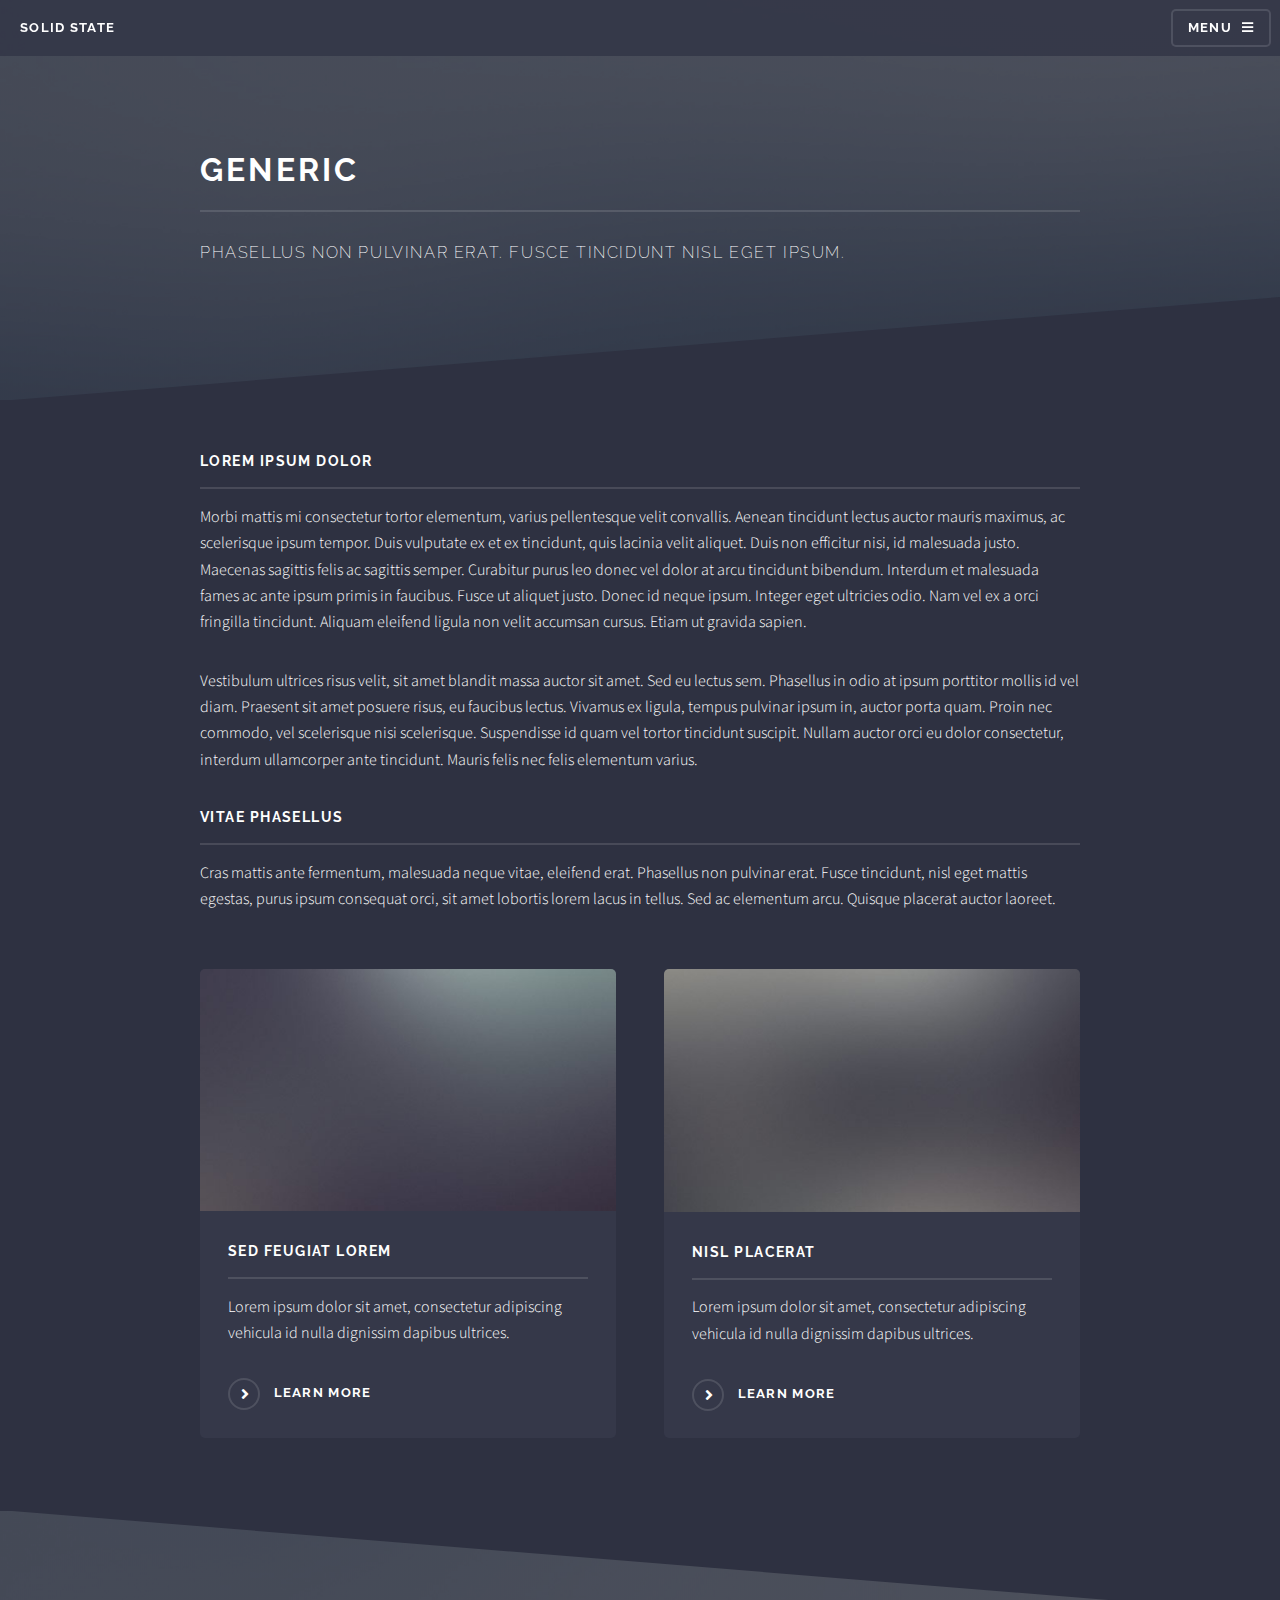
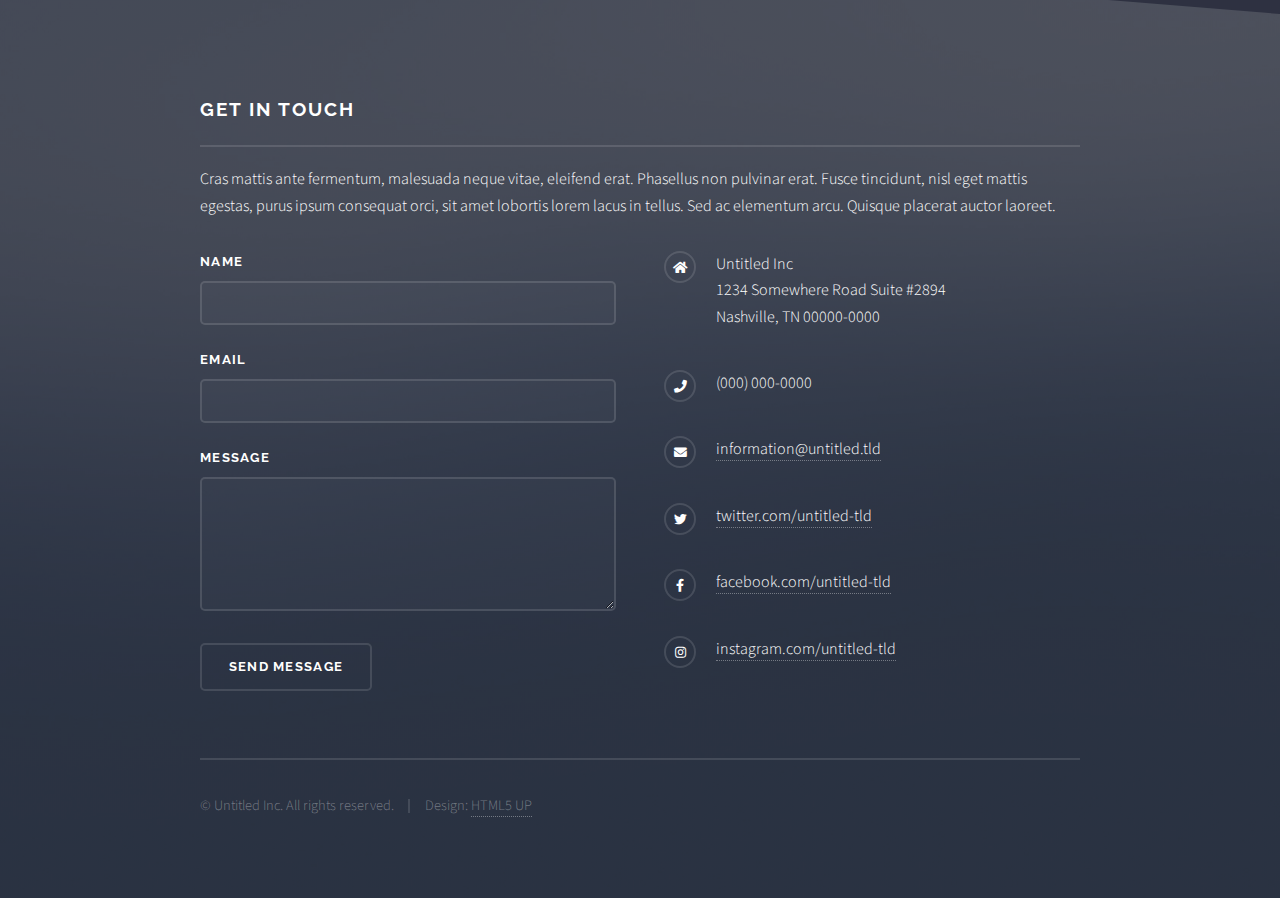
<file: KelterGroup Site/generic.html>
<!DOCTYPE HTML>
<!--
	Solid State by HTML5 UP
	html5up.net | @ajlkn
	Free for personal and commercial use under the CCA 3.0 license (html5up.net/license)
-->
<html>
	<head>
		<title>Generic - Solid State by HTML5 UP</title>
		<meta charset="utf-8" />
		<meta name="viewport" content="width=device-width, initial-scale=1, user-scalable=no" />
		<link rel="stylesheet" href="assets/css/main.css" />
		<noscript><link rel="stylesheet" href="assets/css/noscript.css" /></noscript>
	</head>
	<body class="is-preload">

		<!-- Page Wrapper -->
			<div id="page-wrapper">

				<!-- Header -->
					<header id="header">
						<h1><a href="index.html">Solid State</a></h1>
						<nav>
							<a href="#menu">Menu</a>
						</nav>
					</header>

				<!-- Menu -->
					<nav id="menu">
						<div class="inner">
							<h2>Menu</h2>
							<ul class="links">
								<li><a href="index.html">Home</a></li>
								<li><a href="generic.html">Generic</a></li>
								<li><a href="elements.html">Elements</a></li>
								<li><a href="#">Log In</a></li>
								<li><a href="#">Sign Up</a></li>
							</ul>
							<a href="#" class="close">Close</a>
						</div>
					</nav>

				<!-- Wrapper -->
					<section id="wrapper">
						<header>
							<div class="inner">
								<h2>Generic</h2>
								<p>Phasellus non pulvinar erat. Fusce tincidunt nisl eget ipsum.</p>
							</div>
						</header>

						<!-- Content -->
							<div class="wrapper">
								<div class="inner">

									<h3 class="major">Lorem ipsum dolor</h3>
									<p>Morbi mattis mi consectetur tortor elementum, varius pellentesque velit convallis. Aenean tincidunt lectus auctor mauris maximus, ac scelerisque ipsum tempor. Duis vulputate ex et ex tincidunt, quis lacinia velit aliquet. Duis non efficitur nisi, id malesuada justo. Maecenas sagittis felis ac sagittis semper. Curabitur purus leo donec vel dolor at arcu tincidunt bibendum. Interdum et malesuada fames ac ante ipsum primis in faucibus. Fusce ut aliquet justo. Donec id neque ipsum. Integer eget ultricies odio. Nam vel ex a orci fringilla tincidunt. Aliquam eleifend ligula non velit accumsan cursus. Etiam ut gravida sapien.</p>

									<p>Vestibulum ultrices risus velit, sit amet blandit massa auctor sit amet. Sed eu lectus sem. Phasellus in odio at ipsum porttitor mollis id vel diam. Praesent sit amet posuere risus, eu faucibus lectus. Vivamus ex ligula, tempus pulvinar ipsum in, auctor porta quam. Proin nec commodo, vel scelerisque nisi scelerisque. Suspendisse id quam vel tortor tincidunt suscipit. Nullam auctor orci eu dolor consectetur, interdum ullamcorper ante tincidunt. Mauris felis nec felis elementum varius.</p>

									<h3 class="major">Vitae phasellus</h3>
									<p>Cras mattis ante fermentum, malesuada neque vitae, eleifend erat. Phasellus non pulvinar erat. Fusce tincidunt, nisl eget mattis egestas, purus ipsum consequat orci, sit amet lobortis lorem lacus in tellus. Sed ac elementum arcu. Quisque placerat auctor laoreet.</p>

									<section class="features">
										<article>
											<a href="#" class="image"><img src="images/pic04.jpg" alt="" /></a>
											<h3 class="major">Sed feugiat lorem</h3>
											<p>Lorem ipsum dolor sit amet, consectetur adipiscing vehicula id nulla dignissim dapibus ultrices.</p>
											<a href="#" class="special">Learn more</a>
										</article>
										<article>
											<a href="#" class="image"><img src="images/pic05.jpg" alt="" /></a>
											<h3 class="major">Nisl placerat</h3>
											<p>Lorem ipsum dolor sit amet, consectetur adipiscing vehicula id nulla dignissim dapibus ultrices.</p>
											<a href="#" class="special">Learn more</a>
										</article>
									</section>

								</div>
							</div>

					</section>

				<!-- Footer -->
					<section id="footer">
						<div class="inner">
							<h2 class="major">Get in touch</h2>
							<p>Cras mattis ante fermentum, malesuada neque vitae, eleifend erat. Phasellus non pulvinar erat. Fusce tincidunt, nisl eget mattis egestas, purus ipsum consequat orci, sit amet lobortis lorem lacus in tellus. Sed ac elementum arcu. Quisque placerat auctor laoreet.</p>
							<form method="post" action="#">
								<div class="fields">
									<div class="field">
										<label for="name">Name</label>
										<input type="text" name="name" id="name" />
									</div>
									<div class="field">
										<label for="email">Email</label>
										<input type="email" name="email" id="email" />
									</div>
									<div class="field">
										<label for="message">Message</label>
										<textarea name="message" id="message" rows="4"></textarea>
									</div>
								</div>
								<ul class="actions">
									<li><input type="submit" value="Send Message" /></li>
								</ul>
							</form>
							<ul class="contact">
								<li class="icon solid fa-home">
									Untitled Inc<br />
									1234 Somewhere Road Suite #2894<br />
									Nashville, TN 00000-0000
								</li>
								<li class="icon solid fa-phone">(000) 000-0000</li>
								<li class="icon solid fa-envelope"><a href="#">information@untitled.tld</a></li>
								<li class="icon brands fa-twitter"><a href="#">twitter.com/untitled-tld</a></li>
								<li class="icon brands fa-facebook-f"><a href="#">facebook.com/untitled-tld</a></li>
								<li class="icon brands fa-instagram"><a href="#">instagram.com/untitled-tld</a></li>
							</ul>
							<ul class="copyright">
								<li>&copy; Untitled Inc. All rights reserved.</li><li>Design: <a href="http://html5up.net">HTML5 UP</a></li>
							</ul>
						</div>
					</section>

			</div>

		<!-- Scripts -->
			<script src="assets/js/jquery.min.js"></script>
			<script src="assets/js/jquery.scrollex.min.js"></script>
			<script src="assets/js/browser.min.js"></script>
			<script src="assets/js/breakpoints.min.js"></script>
			<script src="assets/js/util.js"></script>
			<script src="assets/js/main.js"></script>

	</body>
</html>
</file>
<file: assets/css/noscript.css>
/*
	Solid State by HTML5 UP
	html5up.net | @ajlkn
	Free for personal and commercial use under the CCA 3.0 license (html5up.net/license)
*/

/* Banner */

	body.is-preload #banner .logo {
		-moz-transform: none;
		-webkit-transform: none;
		-ms-transform: none;
		transform: none;
		opacity: 1;
	}

	body.is-preload #banner h2 {
		opacity: 1;
		-moz-transform: none;
		-webkit-transform: none;
		-ms-transform: none;
		transform: none;
		-moz-filter: none;
		-webkit-filter: none;
		-ms-filter: none;
		filter: none;
	}

	body.is-preload #banner p {
		opacity: 01;
		-moz-transform: none;
		-webkit-transform: none;
		-ms-transform: none;
		transform: none;
		-moz-filter: none;
		-webkit-filter: none;
		-ms-filter: none;
		filter: none;
	}
</file>
<file: KelterGroup Site/assets/css/noscript.css>
/*
	Solid State by HTML5 UP
	html5up.net | @ajlkn
	Free for personal and commercial use under the CCA 3.0 license (html5up.net/license)
*/

/* Banner */

	body.is-preload #banner .logo {
		-moz-transform: none;
		-webkit-transform: none;
		-ms-transform: none;
		transform: none;
		opacity: 1;
	}

	body.is-preload #banner h2 {
		opacity: 1;
		-moz-transform: none;
		-webkit-transform: none;
		-ms-transform: none;
		transform: none;
		-moz-filter: none;
		-webkit-filter: none;
		-ms-filter: none;
		filter: none;
	}

	body.is-preload #banner p {
		opacity: 01;
		-moz-transform: none;
		-webkit-transform: none;
		-ms-transform: none;
		transform: none;
		-moz-filter: none;
		-webkit-filter: none;
		-ms-filter: none;
		filter: none;
	}
</file>
<file: assets/css/main.css>
@import url(fontawesome-all.min.css);
@import url("https://fonts.googleapis.com/css?family=Raleway:200,700|Source+Sans+Pro:300,600,300italic,600italic");

/*
	Solid State by HTML5 UP
	html5up.net | @ajlkn
	Free for personal and commercial use under the CCA 3.0 license (html5up.net/license)
*/

html, body, div, span, applet, object,
iframe, h1, h2, h3, h4, h5, h6, p, blockquote,
pre, a, abbr, acronym, address, big, cite,
code, del, dfn, em, img, ins, kbd, q, s, samp,
small, strike, strong, sub, sup, tt, var, b,
u, i, center, dl, dt, dd, ol, ul, li, fieldset,
form, label, legend, table, caption, tbody,
tfoot, thead, tr, th, td, article, aside,
canvas, details, embed, figure, figcaption,
footer, header, hgroup, menu, nav, output, ruby,
section, summary, time, mark, audio, video {
	margin: 0;
	padding: 0;
	border: 0;
	font-size: 100%;
	font: inherit;
	vertical-align: baseline;}

article, aside, details, figcaption, figure,
footer, header, hgroup, menu, nav, section {
	display: block;}

body {
	line-height: 1;
}

ol, ul {
	list-style: none;
}

blockquote, q {
	quotes: none;
}

	blockquote:before, blockquote:after, q:before, q:after {
		content: '';
		content: none;
	}

table {
	border-collapse: collapse;
	border-spacing: 0;
}

body {
	-webkit-text-size-adjust: none;
}

mark {
	background-color: transparent;
	color: inherit;
}

input::-moz-focus-inner {
	border: 0;
	padding: 0;
}

input, select, textarea {
	-moz-appearance: none;
	-webkit-appearance: none;
	-ms-appearance: none;
	appearance: none;
}

/* Basic */

	@-ms-viewport {
		width: device-width;
	}

	body {
		-ms-overflow-style: scrollbar;
	}

	@media screen and (max-width: 480px) {

		html, body {
			min-width: 320px;
		}

	}

	html {
		box-sizing: border-box;
	}

	*, *:before, *:after {
		box-sizing: inherit;
	}

	body {
		background-color: #2e3141;
		background-image: linear-gradient(to top, rgba(46, 49, 65, 0.8), rgba(46, 49, 65, 0.8)), url("../../images/bg.jpg");
		background-size: auto,
 cover;
		background-attachment: fixed,
 fixed;
		background-position: center,
 center;
	}

		body.is-preload *, body.is-preload *:before, body.is-preload *:after {
			-moz-animation: none !important;
			-webkit-animation: none !important;
			-ms-animation: none !important;
			animation: none !important;
			-moz-transition: none !important;
			-webkit-transition: none !important;
			-ms-transition: none !important;
			transition: none !important;
		}

/* Type */

	body, input, select, textarea {
		color: #ffffff;
		font-family: "Source Sans Pro", Helvetica, sans-serif;
		font-size: 16.5pt;
		font-weight: 300;
		line-height: 1.65;
	}

		@media screen and (max-width: 1680px) {

			body, input, select, textarea {
				font-size: 13pt;
			}

		}

		@media screen and (max-width: 1280px) {

			body, input, select, textarea {
				font-size: 12pt;
			}

		}

		@media screen and (max-width: 980px) {

			body, input, select, textarea {
				font-size: 12pt;
			}

		}

		@media screen and (max-width: 736px) {

			body, input, select, textarea {
				font-size: 12pt;
			}

		}

		@media screen and (max-width: 480px) {

			body, input, select, textarea {
				font-size: 12pt;
			}

		}

	a {
		-moz-transition: color 0.2s ease-in-out, border-bottom-color 0.2s ease-in-out;
		-webkit-transition: color 0.2s ease-in-out, border-bottom-color 0.2s ease-in-out;
		-ms-transition: color 0.2s ease-in-out, border-bottom-color 0.2s ease-in-out;
		transition: color 0.2s ease-in-out, border-bottom-color 0.2s ease-in-out;
		border-bottom: dotted 1px rgba(255, 255, 255, 0.35);
		color: #ffffff;
		text-decoration: none;
	}

		a:hover {
			border-bottom-color: transparent;
			color: #ffffff !important;
		}

		a.special:not(.button) {
			text-decoration: none;
			border-bottom: 0;
			display: block;
			font-family: Raleway, Helvetica, sans-serif;
			font-size: 0.8em;
			font-weight: 700;
			letter-spacing: 0.1em;
			margin: 0 0 2em 0;
			text-transform: uppercase;
		}

			a.special:not(.button):before {
				-moz-osx-font-smoothing: grayscale;
				-webkit-font-smoothing: antialiased;
				display: inline-block;
				font-style: normal;
				font-variant: normal;
				text-rendering: auto;
				line-height: 1;
				text-transform: none !important;
				font-family: 'Font Awesome 5 Free';
				font-weight: 900;
			}

			a.special:not(.button):before {
				-moz-transition: background-color 0.2s ease-in-out;
				-webkit-transition: background-color 0.2s ease-in-out;
				-ms-transition: background-color 0.2s ease-in-out;
				transition: background-color 0.2s ease-in-out;
				border-radius: 100%;
				border: solid 2px rgba(255, 255, 255, 0.125);
				content: '\f105';
				display: inline-block;
				font-size: 1.25em;
				height: 2em;
				line-height: 1.75em;
				margin-right: 0.85em;
				text-align: center;
				text-indent: 0.15em;
				vertical-align: middle;
				width: 2em;
			}

			a.special:not(.button):hover:before {
				background-color: rgba(255, 255, 255, 0.025);
			}

			a.special:not(.button):active:before {
				background-color: rgba(255, 255, 255, 0.075);
			}

	strong, b {
		color: #ffffff;
		font-weight: 600;
	}

	em, i {
		font-style: italic;
	}

	p {
		margin: 0 0 2em 0;
	}

	h1, h2, h3, h4, h5, h6 {
		color: #ffffff;
		font-family: Raleway, Helvetica, sans-serif;
		font-weight: 700;
		letter-spacing: 0.1em;
		margin: 0 0 1em 0;
		text-transform: uppercase;
	}

		h1 a, h2 a, h3 a, h4 a, h5 a, h6 a {
			color: inherit;
			text-decoration: none;
			border-bottom: 0;
		}

		h1 span, h2 span, h3 span, h4 span, h5 span, h6 span {
			font-weight: 200;
		}

		h1.major, h2.major, h3.major, h4.major, h5.major, h6.major {
			padding-bottom: 1em;
			border-bottom: solid 2px rgba(255, 255, 255, 0.125);
		}

	h2 {
		font-size: 1.2em;
	}

	h3 {
		font-size: 0.9em;
	}

	h4 {
		font-size: 0.7em;
	}

	h5 {
		font-size: 0.7em;
	}

	h6 {
		font-size: 0.7em;
	}

	@media screen and (max-width: 736px) {

		h2 {
			font-size: 1em;
		}

		h3 {
			font-size: 0.8em;
		}

	}

	sub {
		font-size: 0.8em;
		position: relative;
		top: 0.5em;
	}

	sup {
		font-size: 0.8em;
		position: relative;
		top: -0.5em;
	}

	blockquote {
		border-left: solid 4px rgba(255, 255, 255, 0.125);
		font-style: italic;
		margin: 0 0 2em 0;
		padding: 0.5em 0 0.5em 2em;
	}

	code {
		background: rgba(255, 255, 255, 0.025);
		border-radius: 5px;
		border: solid 2px rgba(255, 255, 255, 0.125);
		font-family: "Courier New", monospace;
		font-size: 0.9em;
		margin: 0 0.25em;
		padding: 0.25em 0.65em;
	}

	pre {
		-webkit-overflow-scrolling: touch;
		font-family: "Courier New", monospace;
		font-size: 0.9em;
		margin: 0 0 2em 0;
	}

		pre code {
			display: block;
			line-height: 1.75em;
			padding: 1em 1.5em;
			overflow-x: auto;
		}

	hr {
		border: 0;
		border-bottom: solid 2px rgba(255, 255, 255, 0.125);
		margin: 2.5em 0;
	}

		hr.major {
			margin: 4em 0;
		}

	.align-left {
		text-align: left;
	}

	.align-center {
		text-align: center;
	}

	.align-right {
		text-align: right;
	}

/* Row */

	.row {
		display: flex;
		flex-wrap: wrap;
		box-sizing: border-box;
		align-items: stretch;
	}

		.row > * {
			box-sizing: border-box;
		}

		.row.gtr-uniform > * > :last-child {
			margin-bottom: 0;
		}

		.row.aln-left {
			justify-content: flex-start;
		}

		.row.aln-center {
			justify-content: center;
		}

		.row.aln-right {
			justify-content: flex-end;
		}

		.row.aln-top {
			align-items: flex-start;
		}

		.row.aln-middle {
			align-items: center;
		}

		.row.aln-bottom {
			align-items: flex-end;
		}

		.row > .imp {
			order: -1;
		}

		.row > .col-1 {
			width: 8.33333%;
		}

		.row > .off-1 {
			margin-left: 8.33333%;
		}

		.row > .col-2 {
			width: 16.66667%;
		}

		.row > .off-2 {
			margin-left: 16.66667%;
		}

		.row > .col-3 {
			width: 25%;
		}

		.row > .off-3 {
			margin-left: 25%;
		}

		.row > .col-4 {
			width: 33.33333%;
		}

		.row > .off-4 {
			margin-left: 33.33333%;
		}

		.row > .col-5 {
			width: 41.66667%;
		}

		.row > .off-5 {
			margin-left: 41.66667%;
		}

		.row > .col-6 {
			width: 50%;
		}

		.row > .off-6 {
			margin-left: 50%;
		}

		.row > .col-7 {
			width: 58.33333%;
		}

		.row > .off-7 {
			margin-left: 58.33333%;
		}

		.row > .col-8 {
			width: 66.66667%;
		}

		.row > .off-8 {
			margin-left: 66.66667%;
		}

		.row > .col-9 {
			width: 75%;
		}

		.row > .off-9 {
			margin-left: 75%;
		}

		.row > .col-10 {
			width: 83.33333%;
		}

		.row > .off-10 {
			margin-left: 83.33333%;
		}

		.row > .col-11 {
			width: 91.66667%;
		}

		.row > .off-11 {
			margin-left: 91.66667%;
		}

		.row > .col-12 {
			width: 100%;
		}

		.row > .off-12 {
			margin-left: 100%;
		}

		.row.gtr-0 {
			margin-top: 0;
			margin-left: 0em;
		}

			.row.gtr-0 > * {
				padding: 0 0 0 0em;
			}

			.row.gtr-0.gtr-uniform {
				margin-top: 0em;
			}

				.row.gtr-0.gtr-uniform > * {
					padding-top: 0em;
				}

		.row.gtr-25 {
			margin-top: 0;
			margin-left: -0.4375em;
		}

			.row.gtr-25 > * {
				padding: 0 0 0 0.4375em;
			}

			.row.gtr-25.gtr-uniform {
				margin-top: -0.4375em;
			}

				.row.gtr-25.gtr-uniform > * {
					padding-top: 0.4375em;
				}

		.row.gtr-50 {
			margin-top: 0;
			margin-left: -0.875em;
		}

			.row.gtr-50 > * {
				padding: 0 0 0 0.875em;
			}

			.row.gtr-50.gtr-uniform {
				margin-top: -0.875em;
			}

				.row.gtr-50.gtr-uniform > * {
					padding-top: 0.875em;
				}

		.row {
			margin-top: 0;
			margin-left: -1.75em;
		}

			.row > * {
				padding: 0 0 0 1.75em;
			}

			.row.gtr-uniform {
				margin-top: -1.75em;
			}

				.row.gtr-uniform > * {
					padding-top: 1.75em;
				}

		.row.gtr-150 {
			margin-top: 0;
			margin-left: -2.625em;
		}

			.row.gtr-150 > * {
				padding: 0 0 0 2.625em;
			}

			.row.gtr-150.gtr-uniform {
				margin-top: -2.625em;
			}

				.row.gtr-150.gtr-uniform > * {
					padding-top: 2.625em;
				}

		.row.gtr-200 {
			margin-top: 0;
			margin-left: -3.5em;
		}

			.row.gtr-200 > * {
				padding: 0 0 0 3.5em;
			}

			.row.gtr-200.gtr-uniform {
				margin-top: -3.5em;
			}

				.row.gtr-200.gtr-uniform > * {
					padding-top: 3.5em;
				}

		@media screen and (max-width: 1680px) {

			.row {
				display: flex;
				flex-wrap: wrap;
				box-sizing: border-box;
				align-items: stretch;
			}

				.row > * {
					box-sizing: border-box;
				}

				.row.gtr-uniform > * > :last-child {
					margin-bottom: 0;
				}

				.row.aln-left {
					justify-content: flex-start;
				}

				.row.aln-center {
					justify-content: center;
				}

				.row.aln-right {
					justify-content: flex-end;
				}

				.row.aln-top {
					align-items: flex-start;
				}

				.row.aln-middle {
					align-items: center;
				}

				.row.aln-bottom {
					align-items: flex-end;
				}

				.row > .imp-xlarge {
					order: -1;
				}

				.row > .col-1-xlarge {
					width: 8.33333%;
				}

				.row > .off-1-xlarge {
					margin-left: 8.33333%;
				}

				.row > .col-2-xlarge {
					width: 16.66667%;
				}

				.row > .off-2-xlarge {
					margin-left: 16.66667%;
				}

				.row > .col-3-xlarge {
					width: 25%;
				}

				.row > .off-3-xlarge {
					margin-left: 25%;
				}

				.row > .col-4-xlarge {
					width: 33.33333%;
				}

				.row > .off-4-xlarge {
					margin-left: 33.33333%;
				}

				.row > .col-5-xlarge {
					width: 41.66667%;
				}

				.row > .off-5-xlarge {
					margin-left: 41.66667%;
				}

				.row > .col-6-xlarge {
					width: 50%;
				}

				.row > .off-6-xlarge {
					margin-left: 50%;
				}

				.row > .col-7-xlarge {
					width: 58.33333%;
				}

				.row > .off-7-xlarge {
					margin-left: 58.33333%;
				}

				.row > .col-8-xlarge {
					width: 66.66667%;
				}

				.row > .off-8-xlarge {
					margin-left: 66.66667%;
				}

				.row > .col-9-xlarge {
					width: 75%;
				}

				.row > .off-9-xlarge {
					margin-left: 75%;
				}

				.row > .col-10-xlarge {
					width: 83.33333%;
				}

				.row > .off-10-xlarge {
					margin-left: 83.33333%;
				}

				.row > .col-11-xlarge {
					width: 91.66667%;
				}

				.row > .off-11-xlarge {
					margin-left: 91.66667%;
				}

				.row > .col-12-xlarge {
					width: 100%;
				}

				.row > .off-12-xlarge {
					margin-left: 100%;
				}

				.row.gtr-0 {
					margin-top: 0;
					margin-left: 0em;
				}

					.row.gtr-0 > * {
						padding: 0 0 0 0em;
					}

					.row.gtr-0.gtr-uniform {
						margin-top: 0em;
					}

						.row.gtr-0.gtr-uniform > * {
							padding-top: 0em;
						}

				.row.gtr-25 {
					margin-top: 0;
					margin-left: -0.4375em;
				}

					.row.gtr-25 > * {
						padding: 0 0 0 0.4375em;
					}

					.row.gtr-25.gtr-uniform {
						margin-top: -0.4375em;
					}

						.row.gtr-25.gtr-uniform > * {
							padding-top: 0.4375em;
						}

				.row.gtr-50 {
					margin-top: 0;
					margin-left: -0.875em;
				}

					.row.gtr-50 > * {
						padding: 0 0 0 0.875em;
					}

					.row.gtr-50.gtr-uniform {
						margin-top: -0.875em;
					}

						.row.gtr-50.gtr-uniform > * {
							padding-top: 0.875em;
						}

				.row {
					margin-top: 0;
					margin-left: -1.75em;
				}

					.row > * {
						padding: 0 0 0 1.75em;
					}

					.row.gtr-uniform {
						margin-top: -1.75em;
					}

						.row.gtr-uniform > * {
							padding-top: 1.75em;
						}

				.row.gtr-150 {
					margin-top: 0;
					margin-left: -2.625em;
				}

					.row.gtr-150 > * {
						padding: 0 0 0 2.625em;
					}

					.row.gtr-150.gtr-uniform {
						margin-top: -2.625em;
					}

						.row.gtr-150.gtr-uniform > * {
							padding-top: 2.625em;
						}

				.row.gtr-200 {
					margin-top: 0;
					margin-left: -3.5em;
				}

					.row.gtr-200 > * {
						padding: 0 0 0 3.5em;
					}

					.row.gtr-200.gtr-uniform {
						margin-top: -3.5em;
					}

						.row.gtr-200.gtr-uniform > * {
							padding-top: 3.5em;
						}

		}

		@media screen and (max-width: 1280px) {

			.row {
				display: flex;
				flex-wrap: wrap;
				box-sizing: border-box;
				align-items: stretch;
			}

				.row > * {
					box-sizing: border-box;
				}

				.row.gtr-uniform > * > :last-child {
					margin-bottom: 0;
				}

				.row.aln-left {
					justify-content: flex-start;
				}

				.row.aln-center {
					justify-content: center;
				}

				.row.aln-right {
					justify-content: flex-end;
				}

				.row.aln-top {
					align-items: flex-start;
				}

				.row.aln-middle {
					align-items: center;
				}

				.row.aln-bottom {
					align-items: flex-end;
				}

				.row > .imp-large {
					order: -1;
				}

				.row > .col-1-large {
					width: 8.33333%;
				}

				.row > .off-1-large {
					margin-left: 8.33333%;
				}

				.row > .col-2-large {
					width: 16.66667%;
				}

				.row > .off-2-large {
					margin-left: 16.66667%;
				}

				.row > .col-3-large {
					width: 25%;
				}

				.row > .off-3-large {
					margin-left: 25%;
				}

				.row > .col-4-large {
					width: 33.33333%;
				}

				.row > .off-4-large {
					margin-left: 33.33333%;
				}

				.row > .col-5-large {
					width: 41.66667%;
				}

				.row > .off-5-large {
					margin-left: 41.66667%;
				}

				.row > .col-6-large {
					width: 50%;
				}

				.row > .off-6-large {
					margin-left: 50%;
				}

				.row > .col-7-large {
					width: 58.33333%;
				}

				.row > .off-7-large {
					margin-left: 58.33333%;
				}

				.row > .col-8-large {
					width: 66.66667%;
				}

				.row > .off-8-large {
					margin-left: 66.66667%;
				}

				.row > .col-9-large {
					width: 75%;
				}

				.row > .off-9-large {
					margin-left: 75%;
				}

				.row > .col-10-large {
					width: 83.33333%;
				}

				.row > .off-10-large {
					margin-left: 83.33333%;
				}

				.row > .col-11-large {
					width: 91.66667%;
				}

				.row > .off-11-large {
					margin-left: 91.66667%;
				}

				.row > .col-12-large {
					width: 100%;
				}

				.row > .off-12-large {
					margin-left: 100%;
				}

				.row.gtr-0 {
					margin-top: 0;
					margin-left: 0em;
				}

					.row.gtr-0 > * {
						padding: 0 0 0 0em;
					}

					.row.gtr-0.gtr-uniform {
						margin-top: 0em;
					}

						.row.gtr-0.gtr-uniform > * {
							padding-top: 0em;
						}

				.row.gtr-25 {
					margin-top: 0;
					margin-left: -0.4375em;
				}

					.row.gtr-25 > * {
						padding: 0 0 0 0.4375em;
					}

					.row.gtr-25.gtr-uniform {
						margin-top: -0.4375em;
					}

						.row.gtr-25.gtr-uniform > * {
							padding-top: 0.4375em;
						}

				.row.gtr-50 {
					margin-top: 0;
					margin-left: -0.875em;
				}

					.row.gtr-50 > * {
						padding: 0 0 0 0.875em;
					}

					.row.gtr-50.gtr-uniform {
						margin-top: -0.875em;
					}

						.row.gtr-50.gtr-uniform > * {
							padding-top: 0.875em;
						}

				.row {
					margin-top: 0;
					margin-left: -1.75em;
				}

					.row > * {
						padding: 0 0 0 1.75em;
					}

					.row.gtr-uniform {
						margin-top: -1.75em;
					}

						.row.gtr-uniform > * {
							padding-top: 1.75em;
						}

				.row.gtr-150 {
					margin-top: 0;
					margin-left: -2.625em;
				}

					.row.gtr-150 > * {
						padding: 0 0 0 2.625em;
					}

					.row.gtr-150.gtr-uniform {
						margin-top: -2.625em;
					}

						.row.gtr-150.gtr-uniform > * {
							padding-top: 2.625em;
						}

				.row.gtr-200 {
					margin-top: 0;
					margin-left: -3.5em;
				}

					.row.gtr-200 > * {
						padding: 0 0 0 3.5em;
					}

					.row.gtr-200.gtr-uniform {
						margin-top: -3.5em;
					}

						.row.gtr-200.gtr-uniform > * {
							padding-top: 3.5em;
						}

		}

		@media screen and (max-width: 980px) {

			.row {
				display: flex;
				flex-wrap: wrap;
				box-sizing: border-box;
				align-items: stretch;
			}

				.row > * {
					box-sizing: border-box;
				}

				.row.gtr-uniform > * > :last-child {
					margin-bottom: 0;
				}

				.row.aln-left {
					justify-content: flex-start;
				}

				.row.aln-center {
					justify-content: center;
				}

				.row.aln-right {
					justify-content: flex-end;
				}

				.row.aln-top {
					align-items: flex-start;
				}

				.row.aln-middle {
					align-items: center;
				}

				.row.aln-bottom {
					align-items: flex-end;
				}

				.row > .imp-medium {
					order: -1;
				}

				.row > .col-1-medium {
					width: 8.33333%;
				}

				.row > .off-1-medium {
					margin-left: 8.33333%;
				}

				.row > .col-2-medium {
					width: 16.66667%;
				}

				.row > .off-2-medium {
					margin-left: 16.66667%;
				}

				.row > .col-3-medium {
					width: 25%;
				}

				.row > .off-3-medium {
					margin-left: 25%;
				}

				.row > .col-4-medium {
					width: 33.33333%;
				}

				.row > .off-4-medium {
					margin-left: 33.33333%;
				}

				.row > .col-5-medium {
					width: 41.66667%;
				}

				.row > .off-5-medium {
					margin-left: 41.66667%;
				}

				.row > .col-6-medium {
					width: 50%;
				}

				.row > .off-6-medium {
					margin-left: 50%;
				}

				.row > .col-7-medium {
					width: 58.33333%;
				}

				.row > .off-7-medium {
					margin-left: 58.33333%;
				}

				.row > .col-8-medium {
					width: 66.66667%;
				}

				.row > .off-8-medium {
					margin-left: 66.66667%;
				}

				.row > .col-9-medium {
					width: 75%;
				}

				.row > .off-9-medium {
					margin-left: 75%;
				}

				.row > .col-10-medium {
					width: 83.33333%;
				}

				.row > .off-10-medium {
					margin-left: 83.33333%;
				}

				.row > .col-11-medium {
					width: 91.66667%;
				}

				.row > .off-11-medium {
					margin-left: 91.66667%;
				}

				.row > .col-12-medium {
					width: 100%;
				}

				.row > .off-12-medium {
					margin-left: 100%;
				}

				.row.gtr-0 {
					margin-top: 0;
					margin-left: 0em;
				}

					.row.gtr-0 > * {
						padding: 0 0 0 0em;
					}

					.row.gtr-0.gtr-uniform {
						margin-top: 0em;
					}

						.row.gtr-0.gtr-uniform > * {
							padding-top: 0em;
						}

				.row.gtr-25 {
					margin-top: 0;
					margin-left: -0.4375em;
				}

					.row.gtr-25 > * {
						padding: 0 0 0 0.4375em;
					}

					.row.gtr-25.gtr-uniform {
						margin-top: -0.4375em;
					}

						.row.gtr-25.gtr-uniform > * {
							padding-top: 0.4375em;
						}

				.row.gtr-50 {
					margin-top: 0;
					margin-left: -0.875em;
				}

					.row.gtr-50 > * {
						padding: 0 0 0 0.875em;
					}

					.row.gtr-50.gtr-uniform {
						margin-top: -0.875em;
					}

						.row.gtr-50.gtr-uniform > * {
							padding-top: 0.875em;
						}

				.row {
					margin-top: 0;
					margin-left: -1.75em;
				}

					.row > * {
						padding: 0 0 0 1.75em;
					}

					.row.gtr-uniform {
						margin-top: -1.75em;
					}

						.row.gtr-uniform > * {
							padding-top: 1.75em;
						}

				.row.gtr-150 {
					margin-top: 0;
					margin-left: -2.625em;
				}

					.row.gtr-150 > * {
						padding: 0 0 0 2.625em;
					}

					.row.gtr-150.gtr-uniform {
						margin-top: -2.625em;
					}

						.row.gtr-150.gtr-uniform > * {
							padding-top: 2.625em;
						}

				.row.gtr-200 {
					margin-top: 0;
					margin-left: -3.5em;
				}

					.row.gtr-200 > * {
						padding: 0 0 0 3.5em;
					}

					.row.gtr-200.gtr-uniform {
						margin-top: -3.5em;
					}

						.row.gtr-200.gtr-uniform > * {
							padding-top: 3.5em;
						}

		}

		@media screen and (max-width: 736px) {

			.row {
				display: flex;
				flex-wrap: wrap;
				box-sizing: border-box;
				align-items: stretch;
			}

				.row > * {
					box-sizing: border-box;
				}

				.row.gtr-uniform > * > :last-child {
					margin-bottom: 0;
				}

				.row.aln-left {
					justify-content: flex-start;
				}

				.row.aln-center {
					justify-content: center;
				}

				.row.aln-right {
					justify-content: flex-end;
				}

				.row.aln-top {
					align-items: flex-start;
				}

				.row.aln-middle {
					align-items: center;
				}

				.row.aln-bottom {
					align-items: flex-end;
				}

				.row > .imp-small {
					order: -1;
				}

				.row > .col-1-small {
					width: 8.33333%;
				}

				.row > .off-1-small {
					margin-left: 8.33333%;
				}

				.row > .col-2-small {
					width: 16.66667%;
				}

				.row > .off-2-small {
					margin-left: 16.66667%;
				}

				.row > .col-3-small {
					width: 25%;
				}

				.row > .off-3-small {
					margin-left: 25%;
				}

				.row > .col-4-small {
					width: 33.33333%;
				}

				.row > .off-4-small {
					margin-left: 33.33333%;
				}

				.row > .col-5-small {
					width: 41.66667%;
				}

				.row > .off-5-small {
					margin-left: 41.66667%;
				}

				.row > .col-6-small {
					width: 50%;
				}

				.row > .off-6-small {
					margin-left: 50%;
				}

				.row > .col-7-small {
					width: 58.33333%;
				}

				.row > .off-7-small {
					margin-left: 58.33333%;
				}

				.row > .col-8-small {
					width: 66.66667%;
				}

				.row > .off-8-small {
					margin-left: 66.66667%;
				}

				.row > .col-9-small {
					width: 75%;
				}

				.row > .off-9-small {
					margin-left: 75%;
				}

				.row > .col-10-small {
					width: 83.33333%;
				}

				.row > .off-10-small {
					margin-left: 83.33333%;
				}

				.row > .col-11-small {
					width: 91.66667%;
				}

				.row > .off-11-small {
					margin-left: 91.66667%;
				}

				.row > .col-12-small {
					width: 100%;
				}

				.row > .off-12-small {
					margin-left: 100%;
				}

				.row.gtr-0 {
					margin-top: 0;
					margin-left: 0em;
				}

					.row.gtr-0 > * {
						padding: 0 0 0 0em;
					}

					.row.gtr-0.gtr-uniform {
						margin-top: 0em;
					}

						.row.gtr-0.gtr-uniform > * {
							padding-top: 0em;
						}

				.row.gtr-25 {
					margin-top: 0;
					margin-left: -0.3125em;
				}

					.row.gtr-25 > * {
						padding: 0 0 0 0.3125em;
					}

					.row.gtr-25.gtr-uniform {
						margin-top: -0.3125em;
					}

						.row.gtr-25.gtr-uniform > * {
							padding-top: 0.3125em;
						}

				.row.gtr-50 {
					margin-top: 0;
					margin-left: -0.625em;
				}

					.row.gtr-50 > * {
						padding: 0 0 0 0.625em;
					}

					.row.gtr-50.gtr-uniform {
						margin-top: -0.625em;
					}

						.row.gtr-50.gtr-uniform > * {
							padding-top: 0.625em;
						}

				.row {
					margin-top: 0;
					margin-left: -1.25em;
				}

					.row > * {
						padding: 0 0 0 1.25em;
					}

					.row.gtr-uniform {
						margin-top: -1.25em;
					}

						.row.gtr-uniform > * {
							padding-top: 1.25em;
						}

				.row.gtr-150 {
					margin-top: 0;
					margin-left: -1.875em;
				}

					.row.gtr-150 > * {
						padding: 0 0 0 1.875em;
					}

					.row.gtr-150.gtr-uniform {
						margin-top: -1.875em;
					}

						.row.gtr-150.gtr-uniform > * {
							padding-top: 1.875em;
						}

				.row.gtr-200 {
					margin-top: 0;
					margin-left: -2.5em;
				}

					.row.gtr-200 > * {
						padding: 0 0 0 2.5em;
					}

					.row.gtr-200.gtr-uniform {
						margin-top: -2.5em;
					}

						.row.gtr-200.gtr-uniform > * {
							padding-top: 2.5em;
						}

		}

		@media screen and (max-width: 480px) {

			.row {
				display: flex;
				flex-wrap: wrap;
				box-sizing: border-box;
				align-items: stretch;
			}

				.row > * {
					box-sizing: border-box;
				}

				.row.gtr-uniform > * > :last-child {
					margin-bottom: 0;
				}

				.row.aln-left {
					justify-content: flex-start;
				}

				.row.aln-center {
					justify-content: center;
				}

				.row.aln-right {
					justify-content: flex-end;
				}

				.row.aln-top {
					align-items: flex-start;
				}

				.row.aln-middle {
					align-items: center;
				}

				.row.aln-bottom {
					align-items: flex-end;
				}

				.row > .imp-xsmall {
					order: -1;
				}

				.row > .col-1-xsmall {
					width: 8.33333%;
				}

				.row > .off-1-xsmall {
					margin-left: 8.33333%;
				}

				.row > .col-2-xsmall {
					width: 16.66667%;
				}

				.row > .off-2-xsmall {
					margin-left: 16.66667%;
				}

				.row > .col-3-xsmall {
					width: 25%;
				}

				.row > .off-3-xsmall {
					margin-left: 25%;
				}

				.row > .col-4-xsmall {
					width: 33.33333%;
				}

				.row > .off-4-xsmall {
					margin-left: 33.33333%;
				}

				.row > .col-5-xsmall {
					width: 41.66667%;
				}

				.row > .off-5-xsmall {
					margin-left: 41.66667%;
				}

				.row > .col-6-xsmall {
					width: 50%;
				}

				.row > .off-6-xsmall {
					margin-left: 50%;
				}

				.row > .col-7-xsmall {
					width: 58.33333%;
				}

				.row > .off-7-xsmall {
					margin-left: 58.33333%;
				}

				.row > .col-8-xsmall {
					width: 66.66667%;
				}

				.row > .off-8-xsmall {
					margin-left: 66.66667%;
				}

				.row > .col-9-xsmall {
					width: 75%;
				}

				.row > .off-9-xsmall {
					margin-left: 75%;
				}

				.row > .col-10-xsmall {
					width: 83.33333%;
				}

				.row > .off-10-xsmall {
					margin-left: 83.33333%;
				}

				.row > .col-11-xsmall {
					width: 91.66667%;
				}

				.row > .off-11-xsmall {
					margin-left: 91.66667%;
				}

				.row > .col-12-xsmall {
					width: 100%;
				}

				.row > .off-12-xsmall {
					margin-left: 100%;
				}

				.row.gtr-0 {
					margin-top: 0;
					margin-left: 0em;
				}

					.row.gtr-0 > * {
						padding: 0 0 0 0em;
					}

					.row.gtr-0.gtr-uniform {
						margin-top: 0em;
					}

						.row.gtr-0.gtr-uniform > * {
							padding-top: 0em;
						}

				.row.gtr-25 {
					margin-top: 0;
					margin-left: -0.3125em;
				}

					.row.gtr-25 > * {
						padding: 0 0 0 0.3125em;
					}

					.row.gtr-25.gtr-uniform {
						margin-top: -0.3125em;
					}

						.row.gtr-25.gtr-uniform > * {
							padding-top: 0.3125em;
						}

				.row.gtr-50 {
					margin-top: 0;
					margin-left: -0.625em;
				}

					.row.gtr-50 > * {
						padding: 0 0 0 0.625em;
					}

					.row.gtr-50.gtr-uniform {
						margin-top: -0.625em;
					}

						.row.gtr-50.gtr-uniform > * {
							padding-top: 0.625em;
						}

				.row {
					margin-top: 0;
					margin-left: -1.25em;
				}

					.row > * {
						padding: 0 0 0 1.25em;
					}

					.row.gtr-uniform {
						margin-top: -1.25em;
					}

						.row.gtr-uniform > * {
							padding-top: 1.25em;
						}

				.row.gtr-150 {
					margin-top: 0;
					margin-left: -1.875em;
				}

					.row.gtr-150 > * {
						padding: 0 0 0 1.875em;
					}

					.row.gtr-150.gtr-uniform {
						margin-top: -1.875em;
					}

						.row.gtr-150.gtr-uniform > * {
							padding-top: 1.875em;
						}

				.row.gtr-200 {
					margin-top: 0;
					margin-left: -2.5em;
				}

					.row.gtr-200 > * {
						padding: 0 0 0 2.5em;
					}

					.row.gtr-200.gtr-uniform {
						margin-top: -2.5em;
					}

						.row.gtr-200.gtr-uniform > * {
							padding-top: 2.5em;
						}

		}

		@media screen and (max-width: 360px) {

			.row {
				display: flex;
				flex-wrap: wrap;
				box-sizing: border-box;
				align-items: stretch;
			}

				.row > * {
					box-sizing: border-box;
				}

				.row.gtr-uniform > * > :last-child {
					margin-bottom: 0;
				}

				.row.aln-left {
					justify-content: flex-start;
				}

				.row.aln-center {
					justify-content: center;
				}

				.row.aln-right {
					justify-content: flex-end;
				}

				.row.aln-top {
					align-items: flex-start;
				}

				.row.aln-middle {
					align-items: center;
				}

				.row.aln-bottom {
					align-items: flex-end;
				}

				.row > .imp-xxsmall {
					order: -1;
				}

				.row > .col-1-xxsmall {
					width: 8.33333%;
				}

				.row > .off-1-xxsmall {
					margin-left: 8.33333%;
				}

				.row > .col-2-xxsmall {
					width: 16.66667%;
				}

				.row > .off-2-xxsmall {
					margin-left: 16.66667%;
				}

				.row > .col-3-xxsmall {
					width: 25%;
				}

				.row > .off-3-xxsmall {
					margin-left: 25%;
				}

				.row > .col-4-xxsmall {
					width: 33.33333%;
				}

				.row > .off-4-xxsmall {
					margin-left: 33.33333%;
				}

				.row > .col-5-xxsmall {
					width: 41.66667%;
				}

				.row > .off-5-xxsmall {
					margin-left: 41.66667%;
				}

				.row > .col-6-xxsmall {
					width: 50%;
				}

				.row > .off-6-xxsmall {
					margin-left: 50%;
				}

				.row > .col-7-xxsmall {
					width: 58.33333%;
				}

				.row > .off-7-xxsmall {
					margin-left: 58.33333%;
				}

				.row > .col-8-xxsmall {
					width: 66.66667%;
				}

				.row > .off-8-xxsmall {
					margin-left: 66.66667%;
				}

				.row > .col-9-xxsmall {
					width: 75%;
				}

				.row > .off-9-xxsmall {
					margin-left: 75%;
				}

				.row > .col-10-xxsmall {
					width: 83.33333%;
				}

				.row > .off-10-xxsmall {
					margin-left: 83.33333%;
				}

				.row > .col-11-xxsmall {
					width: 91.66667%;
				}

				.row > .off-11-xxsmall {
					margin-left: 91.66667%;
				}

				.row > .col-12-xxsmall {
					width: 100%;
				}

				.row > .off-12-xxsmall {
					margin-left: 100%;
				}

				.row.gtr-0 {
					margin-top: 0;
					margin-left: 0em;
				}

					.row.gtr-0 > * {
						padding: 0 0 0 0em;
					}

					.row.gtr-0.gtr-uniform {
						margin-top: 0em;
					}

						.row.gtr-0.gtr-uniform > * {
							padding-top: 0em;
						}

				.row.gtr-25 {
					margin-top: 0;
					margin-left: -0.3125em;
				}

					.row.gtr-25 > * {
						padding: 0 0 0 0.3125em;
					}

					.row.gtr-25.gtr-uniform {
						margin-top: -0.3125em;
					}

						.row.gtr-25.gtr-uniform > * {
							padding-top: 0.3125em;
						}

				.row.gtr-50 {
					margin-top: 0;
					margin-left: -0.625em;
				}

					.row.gtr-50 > * {
						padding: 0 0 0 0.625em;
					}

					.row.gtr-50.gtr-uniform {
						margin-top: -0.625em;
					}

						.row.gtr-50.gtr-uniform > * {
							padding-top: 0.625em;
						}

				.row {
					margin-top: 0;
					margin-left: -1.25em;
				}

					.row > * {
						padding: 0 0 0 1.25em;
					}

					.row.gtr-uniform {
						margin-top: -1.25em;
					}

						.row.gtr-uniform > * {
							padding-top: 1.25em;
						}

				.row.gtr-150 {
					margin-top: 0;
					margin-left: -1.875em;
				}

					.row.gtr-150 > * {
						padding: 0 0 0 1.875em;
					}

					.row.gtr-150.gtr-uniform {
						margin-top: -1.875em;
					}

						.row.gtr-150.gtr-uniform > * {
							padding-top: 1.875em;
						}

				.row.gtr-200 {
					margin-top: 0;
					margin-left: -2.5em;
				}

					.row.gtr-200 > * {
						padding: 0 0 0 2.5em;
					}

					.row.gtr-200.gtr-uniform {
						margin-top: -2.5em;
					}

						.row.gtr-200.gtr-uniform > * {
							padding-top: 2.5em;
						}

		}

/* Section/Article */

	section.special, article.special {
		text-align: center;
	}

/* Form */

	form {
		margin: 0 0 2em 0;
	}

		form > :last-child {
			margin-bottom: 0;
		}

		form > .fields {
			display: -moz-flex;
			display: -webkit-flex;
			display: -ms-flex;
			display: flex;
			-moz-flex-wrap: wrap;
			-webkit-flex-wrap: wrap;
			-ms-flex-wrap: wrap;
			flex-wrap: wrap;
			width: calc(100% + 3em);
			margin: -1.5em 0 2em -1.5em;
		}

			form > .fields > .field {
				-moz-flex-grow: 0;
				-webkit-flex-grow: 0;
				-ms-flex-grow: 0;
				flex-grow: 0;
				-moz-flex-shrink: 0;
				-webkit-flex-shrink: 0;
				-ms-flex-shrink: 0;
				flex-shrink: 0;
				padding: 1.5em 0 0 1.5em;
				width: calc(100% - 1.5em);
			}

				form > .fields > .field.half {
					width: calc(50% - 0.75em);
				}

				form > .fields > .field.third {
					width: calc(100%/3 - 0.5em);
				}

				form > .fields > .field.quarter {
					width: calc(25% - 0.375em);
				}

		@media screen and (max-width: 480px) {

			form > .fields {
				width: calc(100% + 3em);
				margin: -1.5em 0 2em -1.5em;
			}

				form > .fields > .field {
					padding: 1.5em 0 0 1.5em;
					width: calc(100% - 1.5em);
				}

					form > .fields > .field.half {
						width: calc(100% - 1.5em);
					}

					form > .fields > .field.third {
						width: calc(100% - 1.5em);
					}

					form > .fields > .field.quarter {
						width: calc(100% - 1.5em);
					}

		}

	label {
		color: #ffffff;
		display: block;
		font-family: Raleway, Helvetica, sans-serif;
		font-size: 0.8em;
		font-weight: 700;
		letter-spacing: 0.1em;
		margin: 0 0 0.7em 0;
		text-transform: uppercase;
	}

	input[type="text"],
	input[type="password"],
	input[type="email"],
	input[type="tel"],
	select,
	textarea {
		-moz-appearance: none;
		-webkit-appearance: none;
		-ms-appearance: none;
		appearance: none;
		background: rgba(255, 255, 255, 0.025);
		border-radius: 5px;
		border: none;
		border: solid 2px rgba(255, 255, 255, 0.125);
		color: inherit;
		display: block;
		outline: 0;
		padding: 0 1em;
		text-decoration: none;
		width: 100%;
	}

		input[type="text"]:invalid,
		input[type="password"]:invalid,
		input[type="email"]:invalid,
		input[type="tel"]:invalid,
		select:invalid,
		textarea:invalid {
			box-shadow: none;
		}

		input[type="text"]:focus,
		input[type="password"]:focus,
		input[type="email"]:focus,
		input[type="tel"]:focus,
		select:focus,
		textarea:focus {
			border-color: #5b6ba6;
		}

	select {
		background-image: url("data:image/svg+xml;charset=utf8,%3Csvg xmlns='http://www.w3.org/2000/svg' width='40' height='40' preserveAspectRatio='none' viewBox='0 0 40 40'%3E%3Cpath d='M9.4,12.3l10.4,10.4l10.4-10.4c0.2-0.2,0.5-0.4,0.9-0.4c0.3,0,0.6,0.1,0.9,0.4l3.3,3.3c0.2,0.2,0.4,0.5,0.4,0.9 c0,0.4-0.1,0.6-0.4,0.9L20.7,31.9c-0.2,0.2-0.5,0.4-0.9,0.4c-0.3,0-0.6-0.1-0.9-0.4L4.3,17.3c-0.2-0.2-0.4-0.5-0.4-0.9 c0-0.4,0.1-0.6,0.4-0.9l3.3-3.3c0.2-0.2,0.5-0.4,0.9-0.4S9.1,12.1,9.4,12.3z' fill='rgba(255, 255, 255, 0.125)' /%3E%3C/svg%3E");
		background-size: 1.25rem;
		background-repeat: no-repeat;
		background-position: calc(100% - 1rem) center;
		height: 2.75em;
		padding-right: 2.75em;
		text-overflow: ellipsis;
	}

		select option {
			color: #ffffff;
			background: #2e3141;
		}

		select:focus::-ms-value {
			background-color: transparent;
		}

		select::-ms-expand {
			display: none;
		}

	input[type="text"],
	input[type="password"],
	input[type="email"],
	select {
		height: 2.75em;
	}

	textarea {
		padding: 0.75em 1em;
	}

	input[type="checkbox"],
	input[type="radio"] {
		-moz-appearance: none;
		-webkit-appearance: none;
		-ms-appearance: none;
		appearance: none;
		display: block;
		float: left;
		margin-right: -2em;
		opacity: 0;
		width: 1em;
		z-index: -1;
	}

		input[type="checkbox"] + label,
		input[type="radio"] + label {
			text-decoration: none;
			color: #ffffff;
			cursor: pointer;
			display: inline-block;
			font-size: 1em;
			font-family: "Source Sans Pro", Helvetica, sans-serif;
			text-transform: none;
			letter-spacing: 0;
			font-weight: 300;
			padding-left: 2.4em;
			padding-right: 0.75em;
			position: relative;
		}

			input[type="checkbox"] + label:before,
			input[type="radio"] + label:before {
				-moz-osx-font-smoothing: grayscale;
				-webkit-font-smoothing: antialiased;
				display: inline-block;
				font-style: normal;
				font-variant: normal;
				text-rendering: auto;
				line-height: 1;
				text-transform: none !important;
				font-family: 'Font Awesome 5 Free';
				font-weight: 900;
			}

			input[type="checkbox"] + label:before,
			input[type="radio"] + label:before {
				background: rgba(255, 255, 255, 0.025);
				border-radius: 5px;
				border: solid 2px rgba(255, 255, 255, 0.125);
				content: '';
				display: inline-block;
				font-size: 0.8em;
				height: 2.0625em;
				left: 0;
				line-height: 2.0625em;
				position: absolute;
				text-align: center;
				top: 0;
				width: 2.0625em;
			}

		input[type="checkbox"]:checked + label:before,
		input[type="radio"]:checked + label:before {
			background: #ffffff;
			border-color: #ffffff;
			content: '\f00c';
			color: #2e3141;
		}

		input[type="checkbox"]:focus + label:before,
		input[type="radio"]:focus + label:before {
			border-color: #4c5c96;
		}

	input[type="checkbox"] + label:before {
		border-radius: 5px;
	}

	input[type="radio"] + label:before {
		border-radius: 100%;
	}

	::-webkit-input-placeholder {
		color: rgba(255, 255, 255, 0.35) !important;
		opacity: 1.0;
	}

	:-moz-placeholder {
		color: rgba(255, 255, 255, 0.35) !important;
		opacity: 1.0;
	}

	::-moz-placeholder {
		color: rgba(255, 255, 255, 0.35) !important;
		opacity: 1.0;
	}

	:-ms-input-placeholder {
		color: rgba(255, 255, 255, 0.35) !important;
		opacity: 1.0;
	}

/* Box */

	.box {
		border-radius: 5px;
		border: solid 2px rgba(255, 255, 255, 0.125);
		margin-bottom: 2em;
		padding: 1.5em;
	}

		.box > :last-child,
		.box > :last-child > :last-child,
		.box > :last-child > :last-child > :last-child {
			margin-bottom: 0;
		}

		.box.alt {
			border: 0;
			border-radius: 0;
			padding: 0;
		}

/* Icon */

	.icon {
		text-decoration: none;
		border-bottom: none;
		position: relative;
	}

		.icon:before {
			-moz-osx-font-smoothing: grayscale;
			-webkit-font-smoothing: antialiased;
			display: inline-block;
			font-style: normal;
			font-variant: normal;
			text-rendering: auto;
			line-height: 1;
			text-transform: none !important;
			font-family: 'Font Awesome 5 Free';
			font-weight: 400;
		}

		.icon > .label {
			display: none;
		}

		.icon:before {
			line-height: inherit;
		}

		.icon.solid:before {
			font-weight: 900;
		}

		.icon.brands:before {
			font-family: 'Font Awesome 5 Brands';
		}

/* Image */

	.image {
		border-radius: 5px;
		border: 0;
		display: inline-block;
		position: relative;
	}

		.image img {
			border-radius: 5px;
			display: block;
		}

		.image.left, .image.right {
			max-width: 40%;
		}

			.image.left img, .image.right img {
				width: 100%;
			}

		.image.left {
			float: left;
			padding: 0 1.5em 1em 0;
			top: 0.25em;
		}

		.image.right {
			float: right;
			padding: 0 0 1em 1.5em;
			top: 0.25em;
		}

		.image.fit {
			display: block;
			margin: 0 0 2em 0;
			width: 100%;
		}

			.image.fit img {
				width: 100%;
			}

		.image.main {
			display: block;
			margin: 0 0 3em 0;
			width: 100%;
		}

			.image.main img {
				width: 100%;
			}

/* List */

	ol {
		list-style: decimal;
		margin: 0 0 2em 0;
		padding-left: 1.25em;
	}

		ol li {
			padding-left: 0.25em;
		}

	ul {
		list-style: disc;
		margin: 0 0 2em 0;
		padding-left: 1em;
	}

		ul li {
			padding-left: 0.5em;
		}

		ul.alt {
			list-style: none;
			padding-left: 0;
		}

			ul.alt li {
				border-top: solid 1px rgba(255, 255, 255, 0.125);
				padding: 0.5em 0;
			}

				ul.alt li:first-child {
					border-top: 0;
					padding-top: 0;
				}

	dl {
		margin: 0 0 2em 0;
	}

		dl dt {
			display: block;
			font-weight: 600;
			margin: 0 0 1em 0;
		}

		dl dd {
			margin-left: 2em;
		}

/* Actions */

	ul.actions {
		display: -moz-flex;
		display: -webkit-flex;
		display: -ms-flex;
		display: flex;
		cursor: default;
		list-style: none;
		margin-left: -1em;
		padding-left: 0;
	}

		ul.actions li {
			padding: 0 0 0 1em;
			vertical-align: middle;
		}

		ul.actions.special {
			-moz-justify-content: center;
			-webkit-justify-content: center;
			-ms-justify-content: center;
			justify-content: center;
			width: 100%;
			margin-left: 0;
		}

			ul.actions.special li:first-child {
				padding-left: 0;
			}

		ul.actions.stacked {
			-moz-flex-direction: column;
			-webkit-flex-direction: column;
			-ms-flex-direction: column;
			flex-direction: column;
			margin-left: 0;
		}

			ul.actions.stacked li {
				padding: 1.3em 0 0 0;
			}

				ul.actions.stacked li:first-child {
					padding-top: 0;
				}

		ul.actions.fit {
			width: calc(100% + 1em);
		}

			ul.actions.fit li {
				-moz-flex-grow: 1;
				-webkit-flex-grow: 1;
				-ms-flex-grow: 1;
				flex-grow: 1;
				-moz-flex-shrink: 1;
				-webkit-flex-shrink: 1;
				-ms-flex-shrink: 1;
				flex-shrink: 1;
				width: 100%;
			}

				ul.actions.fit li > * {
					width: 100%;
				}

			ul.actions.fit.stacked {
				width: 100%;
			}

		@media screen and (max-width: 480px) {

			ul.actions:not(.fixed) {
				-moz-flex-direction: column;
				-webkit-flex-direction: column;
				-ms-flex-direction: column;
				flex-direction: column;
				margin-left: 0;
				width: 100% !important;
			}

				ul.actions:not(.fixed) li {
					-moz-flex-grow: 1;
					-webkit-flex-grow: 1;
					-ms-flex-grow: 1;
					flex-grow: 1;
					-moz-flex-shrink: 1;
					-webkit-flex-shrink: 1;
					-ms-flex-shrink: 1;
					flex-shrink: 1;
					padding: 1em 0 0 0;
					text-align: center;
					width: 100%;
				}

					ul.actions:not(.fixed) li > * {
						width: 100%;
					}

					ul.actions:not(.fixed) li:first-child {
						padding-top: 0;
					}

					ul.actions:not(.fixed) li input[type="submit"],
					ul.actions:not(.fixed) li input[type="reset"],
					ul.actions:not(.fixed) li input[type="button"],
					ul.actions:not(.fixed) li button,
					ul.actions:not(.fixed) li .button {
						width: 100%;
					}

						ul.actions:not(.fixed) li input[type="submit"].icon:before,
						ul.actions:not(.fixed) li input[type="reset"].icon:before,
						ul.actions:not(.fixed) li input[type="button"].icon:before,
						ul.actions:not(.fixed) li button.icon:before,
						ul.actions:not(.fixed) li .button.icon:before {
							margin-left: -0.5rem;
						}

		}

/* Icons */

	ul.icons {
		cursor: default;
		list-style: none;
		padding-left: 0;
	}

		ul.icons li {
			display: inline-block;
			padding: 0 1em 0 0;
		}

			ul.icons li:last-child {
				padding-right: 0;
			}

			ul.icons li .icon:before {
				font-size: 1.25em;
			}

/* Contact */

	ul.contact {
		list-style: none;
		padding: 0;
	}

		ul.contact li {
			text-decoration: none;
			margin: 2.5em 0 0 0;
			padding: 0 0 0 3.25em;
			position: relative;
		}

			ul.contact li:before {
				-moz-osx-font-smoothing: grayscale;
				-webkit-font-smoothing: antialiased;
				display: inline-block;
				font-style: normal;
				font-variant: normal;
				text-rendering: auto;
				line-height: 1;
				text-transform: none !important;
				font-family: 'Font Awesome 5 Free';
				font-weight: 400;
			}

			ul.contact li:before {
				border-radius: 100%;
				border: solid 2px rgba(255, 255, 255, 0.125);
				display: inline-block;
				font-size: 0.8em;
				height: 2.5em;
				left: 0;
				line-height: 2.35em;
				position: absolute;
				text-align: center;
				top: 0;
				width: 2.5em;
			}

			ul.contact li:first-child {
				margin-top: 0;
			}

		@media screen and (max-width: 736px) {

			ul.contact li {
				margin: 1.5em 0 0 0;
			}

		}

/* Pagination */

	ul.pagination {
		cursor: default;
		list-style: none;
		padding-left: 0;
	}

		ul.pagination li {
			display: inline-block;
			padding-left: 0;
			vertical-align: middle;
		}

			ul.pagination li > .page {
				-moz-transition: background-color 0.2s ease-in-out, color 0.2s ease-in-out;
				-webkit-transition: background-color 0.2s ease-in-out, color 0.2s ease-in-out;
				-ms-transition: background-color 0.2s ease-in-out, color 0.2s ease-in-out;
				transition: background-color 0.2s ease-in-out, color 0.2s ease-in-out;
				border-bottom: 0;
				border-radius: 5px;
				display: inline-block;
				height: 1.5em;
				line-height: 1.5em;
				margin: 0 0.125em;
				min-width: 1.5em;
				padding: 0 0.5em;
				text-align: center;
			}

				ul.pagination li > .page:hover {
					background-color: rgba(255, 255, 255, 0.025);
				}

				ul.pagination li > .page.active {
					background-color: #4c5c96;
				}

			ul.pagination li:first-child {
				padding-right: 0.75em;
			}

			ul.pagination li:last-child {
				padding-left: 0.75em;
			}

		@media screen and (max-width: 480px) {

			ul.pagination li:nth-child(n+2):nth-last-child(n+2) {
				display: none;
			}

			ul.pagination li .button {
				width: 100%;
			}

			ul.pagination li:first-child {
				width: calc(50% - 2px);
				text-align: left;
				padding-right: 0.325em;
			}

			ul.pagination li:last-child {
				width: calc(50% - 2px);
				text-align: right;
				padding-left: 0.325em;
			}

		}

/* Table */

	.table-wrapper {
		-webkit-overflow-scrolling: touch;
		overflow-x: auto;
	}

	table {
		margin: 0 0 2em 0;
		width: 100%;
	}

		table tbody tr {
			border: solid 1px rgba(255, 255, 255, 0.125);
			border-left: 0;
			border-right: 0;
		}

			table tbody tr:nth-child(2n + 1) {
				background-color: rgba(255, 255, 255, 0.025);
			}

		table td {
			padding: 0.75em 0.75em;
		}

		table th {
			color: #ffffff;
			font-size: 0.9em;
			font-weight: 600;
			padding: 0 0.75em 0.75em 0.75em;
			text-align: left;
		}

		table thead {
			border-bottom: solid 2px rgba(255, 255, 255, 0.125);
		}

		table tfoot {
			border-top: solid 2px rgba(255, 255, 255, 0.125);
		}

		table.alt {
			border-collapse: separate;
		}

			table.alt tbody tr td {
				border: solid 1px rgba(255, 255, 255, 0.125);
				border-left-width: 0;
				border-top-width: 0;
			}

				table.alt tbody tr td:first-child {
					border-left-width: 1px;
				}

			table.alt tbody tr:first-child td {
				border-top-width: 1px;
			}

			table.alt thead {
				border-bottom: 0;
			}

			table.alt tfoot {
				border-top: 0;
			}

/* Button */

	input[type="submit"],
	input[type="reset"],
	input[type="button"],
	button,
	.button {
		-moz-appearance: none;
		-webkit-appearance: none;
		-ms-appearance: none;
		appearance: none;
		-moz-transition: background-color 0.2s ease-in-out;
		-webkit-transition: background-color 0.2s ease-in-out;
		-ms-transition: background-color 0.2s ease-in-out;
		transition: background-color 0.2s ease-in-out;
		background-color: transparent;
		border-radius: 5px;
		border: 0;
		box-shadow: inset 0 0 0 2px rgba(255, 255, 255, 0.125);
		color: #ffffff !important;
		cursor: pointer;
		display: inline-block;
		font-family: Raleway, Helvetica, sans-serif;
		font-size: 0.8em;
		font-weight: 700;
		height: 3.75em;
		letter-spacing: 0.1em;
		line-height: 3.75em;
		padding: 0 2.25em;
		text-align: center;
		text-decoration: none;
		text-transform: uppercase;
		white-space: nowrap;
	}

		input[type="submit"]:hover,
		input[type="reset"]:hover,
		input[type="button"]:hover,
		button:hover,
		.button:hover {
			background-color: rgba(255, 255, 255, 0.025);
		}

		input[type="submit"]:active,
		input[type="reset"]:active,
		input[type="button"]:active,
		button:active,
		.button:active {
			background-color: rgba(255, 255, 255, 0.075);
		}

		input[type="submit"].icon:before,
		input[type="reset"].icon:before,
		input[type="button"].icon:before,
		button.icon:before,
		.button.icon:before {
			margin-right: 0.5em;
			color: rgba(255, 255, 255, 0.35);
		}

		input[type="submit"].primary,
		input[type="reset"].primary,
		input[type="button"].primary,
		button.primary,
		.button.primary {
			background-color: #4c5c96;
			box-shadow: none;
		}

			input[type="submit"].primary:hover,
			input[type="reset"].primary:hover,
			input[type="button"].primary:hover,
			button.primary:hover,
			.button.primary:hover {
				background-color: #53639e;
			}

			input[type="submit"].primary:active,
			input[type="reset"].primary:active,
			input[type="button"].primary:active,
			button.primary:active,
			.button.primary:active {
				background-color: #45558d;
			}

			input[type="submit"].primary.icon:before,
			input[type="reset"].primary.icon:before,
			input[type="button"].primary.icon:before,
			button.primary.icon:before,
			.button.primary.icon:before {
				color: #7985b0;
			}

		input[type="submit"].fit,
		input[type="reset"].fit,
		input[type="button"].fit,
		button.fit,
		.button.fit {
			width: 100%;
		}

		input[type="submit"].small,
		input[type="reset"].small,
		input[type="button"].small,
		button.small,
		.button.small {
			font-size: 0.6em;
		}

		input[type="submit"].large,
		input[type="reset"].large,
		input[type="button"].large,
		button.large,
		.button.large {
			font-size: 1em;
		}

		input[type="submit"].disabled, input[type="submit"]:disabled,
		input[type="reset"].disabled,
		input[type="reset"]:disabled,
		input[type="button"].disabled,
		input[type="button"]:disabled,
		button.disabled,
		button:disabled,
		.button.disabled,
		.button:disabled {
			opacity: 0.25;
		}

		@media screen and (max-width: 480px) {

			input[type="submit"],
			input[type="reset"],
			input[type="button"],
			button,
			.button {
				padding: 0;
			}

		}

/* Features */

	.features {
		display: -moz-flex;
		display: -webkit-flex;
		display: -ms-flex;
		display: flex;
		-moz-flex-wrap: wrap;
		-webkit-flex-wrap: wrap;
		-ms-flex-wrap: wrap;
		flex-wrap: wrap;
		margin: 0 0 2em 0;
	}

		.features article {
			padding: 1.75em 1.75em 0.1em 1.75em ;
			background-color: #353849;
			border-radius: 5px;
			margin: 1.5em 3em 1.5em 0;
			width: calc(50% - 1.5em);
		}

			.features article:nth-child(2n) {
				margin-right: 0;
			}

			.features article .image {
				border-radius: 5px 5px 0 0;
				display: block;
				margin-bottom: 1.75em;
				margin-left: -1.75em;
				margin-top: -1.75em;
				position: relative;
				width: calc(100% + 3.5em);
			}

				.features article .image img {
					border-radius: 5px 5px 0 0;
					width: 100%;
				}

		@media screen and (max-width: 980px) {

			.features article {
				margin: 1em 2em 1em 0;
				width: calc(50% - 1em);
			}

		}

		@media screen and (max-width: 736px) {

			.features article {
				padding: 1.5em 1.5em 0.1em 1.5em ;
				margin: 0.875em 1.75em 0.875em 0;
				width: calc(50% - 0.875em - 1px);
			}

				.features article .image {
					margin-bottom: 1.5em;
					margin-left: -1.5em;
					margin-top: -1.5em;
					width: calc(100% + 3em);
				}

		}

		@media screen and (max-width: 480px) {

			.features {
				display: block;
			}

				.features article {
					width: 100%;
					margin: 0 0 2em 0 !important;
				}

		}

/* Header */

	#header {
		-moz-transition: background-color 0.2s ease-in-out;
		-webkit-transition: background-color 0.2s ease-in-out;
		-ms-transition: background-color 0.2s ease-in-out;
		transition: background-color 0.2s ease-in-out;
		background-color: rgba(53, 56, 73, 0.95);
		height: 3.5em;
		left: 0;
		line-height: 3.5em;
		padding: 0 1.25em;
		position: fixed;
		top: 0;
		width: 100%;
		z-index: 10000;
	}

		#header h1 {
			-moz-transition: opacity 0.2s ease-in-out, visibility 0.2s;
			-webkit-transition: opacity 0.2s ease-in-out, visibility 0.2s;
			-ms-transition: opacity 0.2s ease-in-out, visibility 0.2s;
			transition: opacity 0.2s ease-in-out, visibility 0.2s;
			border-bottom: 0;
			font-size: 0.8em;
			margin-bottom: 0;
			opacity: 1;
			visibility: visible;
		}

			#header h1 a {
				border: 0;
			}

		#header nav {
			font-family: Raleway, Helvetica, sans-serif;
			font-size: 0.8em;
			font-weight: 700;
			height: 3em;
			letter-spacing: 0.1em;
			line-height: 3em;
			position: absolute;
			right: 0.7em;
			text-transform: uppercase;
			top: 0.7em;
		}

			#header nav a {
				border: 0;
				display: inline-block;
				padding: 0 1em;
			}

				#header nav a:before {
					float: right;
					margin-left: 0.75em;
				}

				#header nav a[href="#menu"] {
					text-decoration: none;
					-moz-transition: background-color 0.2s ease-in-out;
					-webkit-transition: background-color 0.2s ease-in-out;
					-ms-transition: background-color 0.2s ease-in-out;
					transition: background-color 0.2s ease-in-out;
					border-radius: 5px;
					box-shadow: inset 0 0 0 2px rgba(255, 255, 255, 0.125);
					padding: 0 1.35em;
				}

					#header nav a[href="#menu"]:before {
						-moz-osx-font-smoothing: grayscale;
						-webkit-font-smoothing: antialiased;
						display: inline-block;
						font-style: normal;
						font-variant: normal;
						text-rendering: auto;
						line-height: 1;
						text-transform: none !important;
						font-family: 'Font Awesome 5 Free';
						font-weight: 900;
					}

					#header nav a[href="#menu"]:before {
						content: '\f0c9';
						line-height: inherit;
					}

					#header nav a[href="#menu"]:hover {
						background-color: rgba(255, 255, 255, 0.025);
					}

					#header nav a[href="#menu"]:active {
						background-color: rgba(255, 255, 255, 0.075);
					}

		#header.alt {
			background-color: transparent;
		}

			#header.alt h1 {
				opacity: 0;
				visibility: hidden;
			}

		@media screen and (max-width: 736px) {

			#header {
				height: 2.75em;
				line-height: 2.75em;
			}

				#header nav {
					top: 0;
					right: 0;
					height: inherit;
					line-height: inherit;
				}

					#header nav a {
						height: inherit;
						line-height: inherit;
					}

						#header nav a[href="#menu"] {
							box-shadow: none;
							padding: 0 1em;
							border-radius: 0;
						}

							#header nav a[href="#menu"]:hover, #header nav a[href="#menu"]:active {
								background-color: inherit;
							}

		}

		@media screen and (max-width: 480px) {

			#header nav a[href="#menu"] {
				width: 4em;
				white-space: nowrap;
				text-indent: 4em;
				position: relative;
			}

				#header nav a[href="#menu"]:before {
					width: inherit;
					position: absolute;
					top: 0;
					left: 0;
					text-indent: 0;
					text-align: right;
					margin-left: 0;
					padding-right: 1.25em;
				}

		}

/* Menu */

	#page-wrapper {
		-moz-transition: -moz-filter 0.25s ease;
		-webkit-transition: -webkit-filter 0.25s ease;
		-ms-transition: -ms-filter 0.25s ease;
		transition: filter 0.25s ease;
	}

	#menu {
		-moz-align-items: center;
		-webkit-align-items: center;
		-ms-align-items: center;
		align-items: center;
		display: -moz-flex;
		display: -webkit-flex;
		display: -ms-flex;
		display: flex;
		-moz-justify-content: center;
		-webkit-justify-content: center;
		-ms-justify-content: center;
		justify-content: center;
		pointer-events: none;
		-moz-transition: opacity 0.35s ease, visibility 0.35s;
		-webkit-transition: opacity 0.35s ease, visibility 0.35s;
		-ms-transition: opacity 0.35s ease, visibility 0.35s;
		transition: opacity 0.35s ease, visibility 0.35s;
		-moz-user-select: none;
		-webkit-user-select: none;
		-ms-user-select: none;
		user-select: none;
		-webkit-tap-highlight-color: rgba(0, 0, 0, 0);
		background: rgba(46, 49, 65, 0.8);
		cursor: default;
		height: 100%;
		left: 0;
		opacity: 0;
		position: fixed;
		text-align: center;
		top: 0;
		visibility: hidden;
		width: 100%;
	}

		#menu .inner {
			padding: 2.5em 1.5em 0.5em 1.5em ;
			-moz-transform: translateY(0.5em);
			-webkit-transform: translateY(0.5em);
			-ms-transform: translateY(0.5em);
			transform: translateY(0.5em);
			-moz-transition: opacity 0.35s ease, -moz-transform 0.35s ease;
			-webkit-transition: opacity 0.35s ease, -webkit-transform 0.35s ease;
			-ms-transition: opacity 0.35s ease, -ms-transform 0.35s ease;
			transition: opacity 0.35s ease, transform 0.35s ease;
			-webkit-overflow-scrolling: touch;
			background: #4c5c96;
			border-radius: 5px;
			display: block;
			max-width: 100%;
			opacity: 0;
			position: relative;
			width: 18em;
		}

		#menu h2 {
			border-bottom: solid 2px rgba(255, 255, 255, 0.125);
			padding-bottom: 1em;
		}

		#menu .close {
			background-image: url("images/close.svg");
			background-position: 75% 25%;
			background-repeat: no-repeat;
			background-size: 2em 2em;
			border: 0;
			content: '';
			display: block;
			height: 4em;
			overflow: hidden;
			position: absolute;
			right: 0;
			text-align: center;
			text-indent: 4em;
			top: 0;
			width: 4em;
		}

		#menu .links {
			list-style: none;
			margin-bottom: 1.5em;
			padding: 0;
		}

			#menu .links li {
				padding: 0;
			}

				#menu .links li a {
					border-radius: 5px;
					border: 0;
					display: block;
					font-family: Raleway, Helvetica, sans-serif;
					font-size: 0.8em;
					font-weight: 200;
					letter-spacing: 0.1em;
					line-height: 1.85em;
					padding: 0.75em 0;
					text-transform: uppercase;
				}

					#menu .links li a:hover {
						background: #45558d;
					}

		@media screen and (max-width: 736px) {

			#menu .inner {
				max-height: 100%;
				overflow-y: auto;
				overflow-x: hidden;
			}

				#menu .inner .close {
					background-size: 1.5em 1.5em;
				}

		}

	body.is-menu-visible #page-wrapper {
		-moz-filter: blur(1.5px);
		-webkit-filter: blur(1.5px);
		-ms-filter: blur(1.5px);
		filter: blur(1.5px);
	}

	body.is-menu-visible #menu {
		pointer-events: auto;
		opacity: 1;
		visibility: visible;
	}

		body.is-menu-visible #menu .inner {
			-moz-transform: translateY(0);
			-webkit-transform: translateY(0);
			-ms-transform: translateY(0);
			transform: translateY(0);
			opacity: 1;
		}

/* Banner */

	#banner {
		padding: 10em 0 4.75em 0 ;
	}

		#banner .inner {
			margin: 0 auto;
			width: 55em;
		}

		#banner .logo {
			-moz-transition: opacity 2s ease, -moz-transform 1s ease;
			-webkit-transition: opacity 2s ease, -webkit-transform 1s ease;
			-ms-transition: opacity 2s ease, -ms-transform 1s ease;
			transition: opacity 2s ease, transform 1s ease;
			-moz-transform: translateY(0);
			-webkit-transform: translateY(0);
			-ms-transform: translateY(0);
			transform: translateY(0);
			opacity: 1;
			margin: 0 0 1.3em 0;
		}

			#banner .logo .icon {
				border-radius: 100%;
				border: solid 2px rgba(255, 255, 255, 0.125);
				cursor: default;
				display: inline-block;
				font-size: 2em;
				height: 2.25em;
				line-height: 2.25em;
				text-align: center;
				width: 2.25em;
			}

		#banner h2 {
			-moz-transition: opacity 0.5s ease, -moz-transform 0.5s ease, -moz-filter 0.25s ease;
			-webkit-transition: opacity 0.5s ease, -webkit-transform 0.5s ease, -webkit-filter 0.25s ease;
			-ms-transition: opacity 0.5s ease, -ms-transform 0.5s ease, -ms-filter 0.25s ease;
			transition: opacity 0.5s ease, transform 0.5s ease, filter 0.25s ease;
			-moz-transform: translateX(0);
			-webkit-transform: translateX(0);
			-ms-transform: translateX(0);
			transform: translateX(0);
			-moz-transition-delay: 0.65s;
			-webkit-transition-delay: 0.65s;
			-ms-transition-delay: 0.65s;
			transition-delay: 0.65s;
			-moz-filter: blur(0);
			-webkit-filter: blur(0);
			-ms-filter: blur(0);
			filter: blur(0);
			opacity: 1;
			border-bottom: solid 2px rgba(255, 255, 255, 0.125);
			font-size: 2.25em;
			margin-bottom: 0.8em;
			padding-bottom: 0.4em;
		}

		#banner p {
			-moz-transition: opacity 0.5s ease, -moz-transform 0.5s ease, -moz-filter 0.25s ease;
			-webkit-transition: opacity 0.5s ease, -webkit-transform 0.5s ease, -webkit-filter 0.25s ease;
			-ms-transition: opacity 0.5s ease, -ms-transform 0.5s ease, -ms-filter 0.25s ease;
			transition: opacity 0.5s ease, transform 0.5s ease, filter 0.25s ease;
			-moz-transform: translateX(0);
			-webkit-transform: translateX(0);
			-ms-transform: translateX(0);
			transform: translateX(0);
			-moz-transition-delay: 0.8s;
			-webkit-transition-delay: 0.8s;
			-ms-transition-delay: 0.8s;
			transition-delay: 0.8s;
			-moz-filter: blur(0);
			-webkit-filter: blur(0);
			-ms-filter: blur(0);
			filter: blur(0);
			opacity: 1;
			font-family: Raleway, Helvetica, sans-serif;
			font-size: 1em;
			font-weight: 200;
			letter-spacing: 0.1em;
			line-height: 2;
			text-transform: uppercase;
		}

		@media screen and (max-width: 1280px) {

			#banner {
				padding: 7em 0 8.25em 0 ;
				background-color: #2e3141;
				background-image: linear-gradient(to top, rgba(46, 49, 65, 0.8), rgba(46, 49, 65, 0.8)), url("../../images/banner-kelter.jpg");
				background-size: auto, cover;
				background-position: center, center;
				margin-bottom: -6.5em;
			}

		}

		@media screen and (max-width: 980px) {

			#banner {
				padding: 12em 3em 12.375em 3em ;
				margin-bottom: -4.75em;
			}

				#banner .inner {
					width: 100%;
				}

		}

		@media screen and (max-width: 736px) {

			#banner {
				padding: 5em 2em 4.25em 2em ;
				margin-bottom: -2.5em;
			}

				#banner .logo {
					margin: 0 0 1em 0;
				}

					#banner .logo .icon {
						font-size: 1.5em;
					}

				#banner h2 {
					font-size: 1.5em;
				}

				#banner p {
					font-size: 0.8em;
				}

		}

		body.is-preload #banner .logo {
			-moz-transform: translateY(0.5em);
			-webkit-transform: translateY(0.5em);
			-ms-transform: translateY(0.5em);
			transform: translateY(0.5em);
			opacity: 0;
		}

		body.is-preload #banner h2 {
			opacity: 0;
			-moz-transform: translateX(0.25em);
			-webkit-transform: translateX(0.25em);
			-ms-transform: translateX(0.25em);
			transform: translateX(0.25em);
			-moz-filter: blur(2px);
			-webkit-filter: blur(2px);
			-ms-filter: blur(2px);
			filter: blur(2px);
		}

		body.is-preload #banner p {
			opacity: 0;
			-moz-transform: translateX(0.5em);
			-webkit-transform: translateX(0.5em);
			-ms-transform: translateX(0.5em);
			transform: translateX(0.5em);
			-moz-filter: blur(2px);
			-webkit-filter: blur(2px);
			-ms-filter: blur(2px);
			filter: blur(2px);
		}

/* Wrapper */

	#wrapper > header {
		padding: 11em 0 2.25em 0 ;
	}

		#wrapper > header .inner {
			margin: 0 auto;
			width: 55em;
		}

		#wrapper > header h2 {
			border-bottom: solid 2px rgba(255, 255, 255, 0.125);
			font-size: 2em;
			margin-bottom: 0.8em;
			padding-bottom: 0.4em;
		}

		#wrapper > header p {
			font-family: Raleway, Helvetica, sans-serif;
			font-size: 1em;
			font-weight: 200;
			letter-spacing: 0.1em;
			line-height: 2;
			text-transform: uppercase;
		}

	@media screen and (max-width: 1280px) {

		#wrapper > header {
			padding: 9em 0 6.25em 0 ;
			background-color: #2e3141;
			background-image: linear-gradient(to top, rgba(46, 49, 65, 0.8), rgba(46, 49, 65, 0.8)), url("../../images/bg.jpg");
			background-size: auto,
 cover;
			background-position: center,
 0% 30%;
			margin-bottom: -6.5em;
		}

	}

	@media screen and (max-width: 980px) {

		#wrapper > header {
			padding: 11em 3em 7.375em 3em ;
			background-size: auto,
 cover;
			background-position: center,
 0% 0%;
			margin-bottom: -4.75em;
		}

			#wrapper > header .inner {
				width: 100%;
			}

	}

	@media screen and (max-width: 736px) {

		#wrapper > header {
			padding: 6.5em 2em 3em 2em ;
			background-size: auto,
 125%;
			margin-bottom: -2.5em;
		}

			#wrapper > header h2 {
				font-size: 1.25em;
			}

			#wrapper > header p {
				font-size: 0.8em;
			}

	}

	.wrapper {
		background-color: #2e3141;
		margin: 6.5em 0;
		position: relative;
	}

		.wrapper:before, .wrapper:after {
			background-image: url("data:image/svg+xml;charset=utf8,%3Csvg xmlns='http://www.w3.org/2000/svg' width='100' height='100' viewBox='0 0 100 100' preserveAspectRatio='none'%3E%3Cpolygon points='0,100 100,0 100,100' style='fill:%232e3141%3B' /%3E%3C/svg%3E");
		}

		.wrapper:before {
			box-shadow: inset 0 -1px 0 0 #2e3141, 0 1px 0 0 #2e3141;
		}

		.wrapper:after {
			box-shadow: inset 0 -1px 0 0 #2e3141, 0 1px 0 0 #2e3141;
		}

		.wrapper:before, .wrapper:after {
			background-repeat: no-repeat;
			background-size: 100% 100%;
			content: '';
			display: block;
			height: 6.5em;
			position: absolute;
			width: 100%;
		}

		.wrapper:before {
			left: 0;
			top: -6.5em;
		}

		.wrapper:after {
			-moz-transform: scaleY(-1);
			-webkit-transform: scaleY(-1);
			-ms-transform: scaleY(-1);
			transform: scaleY(-1);
			bottom: -6.5em;
			left: 0;
		}

		.wrapper.alt:before {
			-moz-transform: scaleX(-1);
			-webkit-transform: scaleX(-1);
			-ms-transform: scaleX(-1);
			transform: scaleX(-1);
		}

		.wrapper.alt:after {
			-moz-transform: scaleY(-1) scaleX(-1);
			-webkit-transform: scaleY(-1) scaleX(-1);
			-ms-transform: scaleY(-1) scaleX(-1);
			transform: scaleY(-1) scaleX(-1);
		}

		.wrapper .inner {
			padding: 3em 0 1em 0 ;
			margin: 0 auto;
			width: 55em;
		}

		.wrapper.style2 {
			background-color: #353849;
		}

			.wrapper.style2:before, .wrapper.style2:after {
				background-image: url("data:image/svg+xml;charset=utf8,%3Csvg xmlns='http://www.w3.org/2000/svg' width='100' height='100' viewBox='0 0 100 100' preserveAspectRatio='none'%3E%3Cpolygon points='0,100 100,0 100,100' style='fill:%23353849%3B' /%3E%3C/svg%3E");
			}

			.wrapper.style2:before {
				box-shadow: inset 0 -1px 0 0 #353849, 0 1px 0 0 #353849;
			}

			.wrapper.style2:after {
				box-shadow: inset 0 -1px 0 0 #353849, 0 1px 0 0 #353849;
			}

		.wrapper.style3 {
			background-color: #3d4051;
		}

			.wrapper.style3:before, .wrapper.style3:after {
				background-image: url("data:image/svg+xml;charset=utf8,%3Csvg xmlns='http://www.w3.org/2000/svg' width='100' height='100' viewBox='0 0 100 100' preserveAspectRatio='none'%3E%3Cpolygon points='0,100 100,0 100,100' style='fill:%233d4051%3B' /%3E%3C/svg%3E");
			}

			.wrapper.style3:before {
				box-shadow: inset 0 -1px 0 0 #3d4051, 0 1px 0 0 #3d4051;
			}

			.wrapper.style3:after {
				box-shadow: inset 0 -1px 0 0 #3d4051, 0 1px 0 0 #3d4051;
			}

		.wrapper.style4 {
			background-color: #454858;
		}

			.wrapper.style4:before, .wrapper.style4:after {
				background-image: url("data:image/svg+xml;charset=utf8,%3Csvg xmlns='http://www.w3.org/2000/svg' width='100' height='100' viewBox='0 0 100 100' preserveAspectRatio='none'%3E%3Cpolygon points='0,100 100,0 100,100' style='fill:%23454858%3B' /%3E%3C/svg%3E");
			}

			.wrapper.style4:before {
				box-shadow: inset 0 -1px 0 0 #454858, 0 1px 0 0 #454858;
			}

			.wrapper.style4:after {
				box-shadow: inset 0 -1px 0 0 #454858, 0 1px 0 0 #454858;
			}

		.wrapper.style5 {
			background-color: #4d5060;
		}

			.wrapper.style5:before, .wrapper.style5:after {
				background-image: url("data:image/svg+xml;charset=utf8,%3Csvg xmlns='http://www.w3.org/2000/svg' width='100' height='100' viewBox='0 0 100 100' preserveAspectRatio='none'%3E%3Cpolygon points='0,100 100,0 100,100' style='fill:%234d5060%3B' /%3E%3C/svg%3E");
			}

			.wrapper.style5:before {
				box-shadow: inset 0 -1px 0 0 #4d5060, 0 1px 0 0 #4d5060;
			}

			.wrapper.style5:after {
				box-shadow: inset 0 -1px 0 0 #4d5060, 0 1px 0 0 #4d5060;
			}

		.wrapper.style6 {
			background-color: #555867;
		}

			.wrapper.style6:before, .wrapper.style6:after {
				background-image: url("data:image/svg+xml;charset=utf8,%3Csvg xmlns='http://www.w3.org/2000/svg' width='100' height='100' viewBox='0 0 100 100' preserveAspectRatio='none'%3E%3Cpolygon points='0,100 100,0 100,100' style='fill:%23555867%3B' /%3E%3C/svg%3E");
			}

			.wrapper.style6:before {
				box-shadow: inset 0 -1px 0 0 #555867, 0 1px 0 0 #555867;
			}

			.wrapper.style6:after {
				box-shadow: inset 0 -1px 0 0 #555867, 0 1px 0 0 #555867;
			}

		.wrapper.spotlight {
			background-color: #4c5c96;
		}

			.wrapper.spotlight:before, .wrapper.spotlight:after {
				background-image: url("data:image/svg+xml;charset=utf8,%3Csvg xmlns='http://www.w3.org/2000/svg' width='100' height='100' viewBox='0 0 100 100' preserveAspectRatio='none'%3E%3Cpolygon points='0,100 100,0 100,100' style='fill:%234c5c96%3B' /%3E%3C/svg%3E");
			}

			.wrapper.spotlight:before {
				box-shadow: inset 0 -1px 0 0 #4c5c96, 0 1px 0 0 #4c5c96;
			}

			.wrapper.spotlight:after {
				box-shadow: inset 0 -1px 0 0 #4c5c96, 0 1px 0 0 #4c5c96;
			}

			.wrapper.spotlight .inner {
				display: -moz-flex;
				display: -webkit-flex;
				display: -ms-flex;
				display: flex;
				-moz-align-items: center;
				-webkit-align-items: center;
				-ms-align-items: center;
				align-items: center;
				-moz-flex-direction: row;
				-webkit-flex-direction: row;
				-ms-flex-direction: row;
				flex-direction: row;
			}

			.wrapper.spotlight .image {
				border-radius: 100%;
				margin: 0 3em 2em 0;
				width: 22em;
				overflow: hidden;
				-ms-flex: 1;
			}

				.wrapper.spotlight .image img {
					border-radius: 100%;
					width: 100%;
				}

			.wrapper.spotlight .content {
				width: 100%;
				-ms-flex: 2;
			}

			.wrapper.spotlight:nth-child(2n - 1) .inner {
				-moz-flex-direction: row-reverse;
				-webkit-flex-direction: row-reverse;
				-ms-flex-direction: row-reverse;
				flex-direction: row-reverse;
				text-align: right;
			}

			.wrapper.spotlight:nth-child(2n - 1) .image {
				margin: 0 0 2em 3em;
			}

			.wrapper.spotlight.style2 {
				background-color: #45558d;
			}

				.wrapper.spotlight.style2:before, .wrapper.spotlight.style2:after {
					background-image: url("data:image/svg+xml;charset=utf8,%3Csvg xmlns='http://www.w3.org/2000/svg' width='100' height='100' viewBox='0 0 100 100' preserveAspectRatio='none'%3E%3Cpolygon points='0,100 100,0 100,100' style='fill:%2345558d%3B' /%3E%3C/svg%3E");
				}

				.wrapper.spotlight.style2:before {
					box-shadow: inset 0 -1px 0 0 #45558d, 0 1px 0 0 #45558d;
				}

				.wrapper.spotlight.style2:after {
					box-shadow: inset 0 -1px 0 0 #45558d, 0 1px 0 0 #45558d;
				}

			.wrapper.spotlight.style3 {
				background-color: #3f4e85;
			}

				.wrapper.spotlight.style3:before, .wrapper.spotlight.style3:after {
					background-image: url("data:image/svg+xml;charset=utf8,%3Csvg xmlns='http://www.w3.org/2000/svg' width='100' height='100' viewBox='0 0 100 100' preserveAspectRatio='none'%3E%3Cpolygon points='0,100 100,0 100,100' style='fill:%233f4e85%3B' /%3E%3C/svg%3E");
				}

				.wrapper.spotlight.style3:before {
					box-shadow: inset 0 -1px 0 0 #3f4e85, 0 1px 0 0 #3f4e85;
				}

				.wrapper.spotlight.style3:after {
					box-shadow: inset 0 -1px 0 0 #3f4e85, 0 1px 0 0 #3f4e85;
				}

			.wrapper.spotlight.style4 {
				background-color: #39477c;
			}

				.wrapper.spotlight.style4:before, .wrapper.spotlight.style4:after {
					background-image: url("data:image/svg+xml;charset=utf8,%3Csvg xmlns='http://www.w3.org/2000/svg' width='100' height='100' viewBox='0 0 100 100' preserveAspectRatio='none'%3E%3Cpolygon points='0,100 100,0 100,100' style='fill:%2339477c%3B' /%3E%3C/svg%3E");
				}

				.wrapper.spotlight.style4:before {
					box-shadow: inset 0 -1px 0 0 #39477c, 0 1px 0 0 #39477c;
				}

				.wrapper.spotlight.style4:after {
					box-shadow: inset 0 -1px 0 0 #39477c, 0 1px 0 0 #39477c;
				}

			.wrapper.spotlight.style5 {
				background-color: #324072;
			}

				.wrapper.spotlight.style5:before, .wrapper.spotlight.style5:after {
					background-image: url("data:image/svg+xml;charset=utf8,%3Csvg xmlns='http://www.w3.org/2000/svg' width='100' height='100' viewBox='0 0 100 100' preserveAspectRatio='none'%3E%3Cpolygon points='0,100 100,0 100,100' style='fill:%23324072%3B' /%3E%3C/svg%3E");
				}

				.wrapper.spotlight.style5:before {
					box-shadow: inset 0 -1px 0 0 #324072, 0 1px 0 0 #324072;
				}

				.wrapper.spotlight.style5:after {
					box-shadow: inset 0 -1px 0 0 #324072, 0 1px 0 0 #324072;
				}

			.wrapper.spotlight.style6 {
				background-color: #2d3a69;
			}

				.wrapper.spotlight.style6:before, .wrapper.spotlight.style6:after {
					background-image: url("data:image/svg+xml;charset=utf8,%3Csvg xmlns='http://www.w3.org/2000/svg' width='100' height='100' viewBox='0 0 100 100' preserveAspectRatio='none'%3E%3Cpolygon points='0,100 100,0 100,100' style='fill:%232d3a69%3B' /%3E%3C/svg%3E");
				}

				.wrapper.spotlight.style6:before {
					box-shadow: inset 0 -1px 0 0 #2d3a69, 0 1px 0 0 #2d3a69;
				}

				.wrapper.spotlight.style6:after {
					box-shadow: inset 0 -1px 0 0 #2d3a69, 0 1px 0 0 #2d3a69;
				}

		@media screen and (max-width: 980px) {

			.wrapper {
				margin: 4.75em 0;
			}

				.wrapper:before, .wrapper:after {
					height: 4.75em;
				}

				.wrapper:before {
					top: -4.75em;
				}

				.wrapper:after {
					bottom: -4.75em;
					left: 0;
				}

				.wrapper .inner {
					padding: 3em 3em 1em 3em ;
					width: 100%;
				}

				.wrapper.spotlight .image {
					margin: 0 2em 2em 0;
					width: 32em;
				}

				.wrapper.spotlight:nth-child(2n - 1) .image {
					margin: 0 0 2em 2em;
				}

		}

		@media screen and (max-width: 736px) {

			.wrapper {
				margin: 2.5em 0;
			}

				.wrapper:before, .wrapper:after {
					height: 2.5em;
				}

				.wrapper:before {
					top: -2.5em;
				}

				.wrapper:after {
					bottom: -2.5em;
					left: 0;
				}

				.wrapper .inner {
					padding: 2em 2em 0.1em 2em ;
				}

				.wrapper.spotlight .inner {
					-moz-align-items: -moz-flex-start;
					-webkit-align-items: -webkit-flex-start;
					-ms-align-items: -ms-flex-start;
					align-items: flex-start;
				}

				.wrapper.spotlight .image {
					width: 19em;
					margin: 0 1.75em 2em 0;
				}

				.wrapper.spotlight:nth-child(2n - 1) .image {
					margin: 0 0 2em 1.75em;
				}

		}

		@media screen and (max-width: 480px) {

			.wrapper.spotlight .inner {
				display: block;
			}

			.wrapper.spotlight .image {
				margin: 0 0 1em 0 !important;
				max-width: 85%;
				width: 12em;
			}

		}

		@media screen and (max-width: 360px) {

			.wrapper .inner {
				padding: 2em 1.5em 0.1em 1.5em ;
			}

		}

/* Footer */

	#footer .inner {
		padding: 5em 0 3em 0 ;
		display: -moz-flex;
		display: -webkit-flex;
		display: -ms-flex;
		display: flex;
		-moz-flex-direction: row;
		-webkit-flex-direction: row;
		-ms-flex-direction: row;
		flex-direction: row;
		-moz-flex-wrap: wrap;
		-webkit-flex-wrap: wrap;
		-ms-flex-wrap: wrap;
		flex-wrap: wrap;
		margin: 0 auto;
		width: 55em;
	}

		#footer .inner > * {
			width: 100%;
		}

		#footer .inner form {
			margin: 0 3em 0 0;
			width: calc(50% - 1.5em);
		}

		#footer .inner .contact {
			width: calc(50% - 1.5em);
		}

		#footer .inner .copyright {
			border-top: solid 2px rgba(255, 255, 255, 0.125);
			list-style: none;
			margin: 4em 0 2em 0;
			padding: 2em 0 0 0;
			width: 100%;
		}

			#footer .inner .copyright li {
				border-left: solid 2px rgba(255, 255, 255, 0.125);
				color: rgba(255, 255, 255, 0.35);
				display: inline-block;
				font-size: 0.9em;
				line-height: 1;
				margin-left: 1em;
				padding: 0;
				padding-left: 1em;
			}

				#footer .inner .copyright li:first-child {
					border-left: 0;
					margin-left: 0;
					padding-left: 0;
				}

				#footer .inner .copyright li a {
					color: inherit;
				}

	@media screen and (max-width: 1280px) {

		#footer {
			background-color: #2e3141;
			background-image: linear-gradient(to top, rgba(46, 49, 65, 0.8), rgba(46, 49, 65, 0.8)), url("../../images/bg.jpg");
			background-size: auto,
 cover;
			background-position: center,
 center;
			margin-top: -6.5em;
			padding-top: 6.5em;
		}

	}

	@media screen and (max-width: 980px) {

		#footer {
			margin-top: -4.75em;
			padding-top: 4.75em;
		}

			#footer .inner {
				padding: 3em 3em 1em 3em ;
				display: block;
				width: 100%;
			}

				#footer .inner form {
					width: 100%;
					margin: 0 0 4em 0;
				}

				#footer .inner .contact {
					width: 100%;
					margin: 0 0 4em 0;
				}

				#footer .inner .copyright {
					margin: 4em 0 2em 0;
				}

	}

	@media screen and (max-width: 736px) {

		#footer {
			margin-top: -2.5em;
			padding-top: 2.5em;
		}

			#footer .inner {
				padding: 2em 2em 0.1em 2em ;
			}

				#footer .inner form {
					margin: 0 0 3em 0;
				}

				#footer .inner .contact {
					margin: 0 0 3em 0;
				}

	}

	@media screen and (max-width: 480px) {

		#footer .inner .copyright li {
			border-left: 0;
			display: block;
			margin: 1em 0 0 0;
			padding-left: 0;
		}

			#footer .inner .copyright li:first-child {
				margin-top: 0;
			}

	}

	@media screen and (max-width: 360px) {

		#footer .inner {
			padding: 2em 1.5em 0.1em 1.5em ;
		}

	}
/* === Force hero background on all sizes === */
#banner {
  background-image:
    linear-gradient(rgba(17,24,39,0.95) 0%, rgba(17,24,39,0.90) 100%),
    url("../../images/banner-kelter.jpg");
  background-size: auto, cover;
  background-position: center, center;
  color: #fff;
}
</file>
<file: KelterGroup Site/assets/css/main.css>
@import url(fontawesome-all.min.css);
@import url("https://fonts.googleapis.com/css?family=Raleway:200,700|Source+Sans+Pro:300,600,300italic,600italic");

/*
	Solid State by HTML5 UP
	html5up.net | @ajlkn
	Free for personal and commercial use under the CCA 3.0 license (html5up.net/license)
*/

html, body, div, span, applet, object,
iframe, h1, h2, h3, h4, h5, h6, p, blockquote,
pre, a, abbr, acronym, address, big, cite,
code, del, dfn, em, img, ins, kbd, q, s, samp,
small, strike, strong, sub, sup, tt, var, b,
u, i, center, dl, dt, dd, ol, ul, li, fieldset,
form, label, legend, table, caption, tbody,
tfoot, thead, tr, th, td, article, aside,
canvas, details, embed, figure, figcaption,
footer, header, hgroup, menu, nav, output, ruby,
section, summary, time, mark, audio, video {
	margin: 0;
	padding: 0;
	border: 0;
	font-size: 100%;
	font: inherit;
	vertical-align: baseline;}

article, aside, details, figcaption, figure,
footer, header, hgroup, menu, nav, section {
	display: block;}

body {
	line-height: 1;
}

ol, ul {
	list-style: none;
}

blockquote, q {
	quotes: none;
}

	blockquote:before, blockquote:after, q:before, q:after {
		content: '';
		content: none;
	}

table {
	border-collapse: collapse;
	border-spacing: 0;
}

body {
	-webkit-text-size-adjust: none;
}

mark {
	background-color: transparent;
	color: inherit;
}

input::-moz-focus-inner {
	border: 0;
	padding: 0;
}

input, select, textarea {
	-moz-appearance: none;
	-webkit-appearance: none;
	-ms-appearance: none;
	appearance: none;
}

/* Basic */

	@-ms-viewport {
		width: device-width;
	}

	body {
		-ms-overflow-style: scrollbar;
	}

	@media screen and (max-width: 480px) {

		html, body {
			min-width: 320px;
		}

	}

	html {
		box-sizing: border-box;
	}

	*, *:before, *:after {
		box-sizing: inherit;
	}

	body {
		background-color: #2e3141;
		background-image: linear-gradient(to top, rgba(46, 49, 65, 0.8), rgba(46, 49, 65, 0.8)), url("../../images/bg.jpg");
		background-size: auto,
 cover;
		background-attachment: fixed,
 fixed;
		background-position: center,
 center;
	}

		body.is-preload *, body.is-preload *:before, body.is-preload *:after {
			-moz-animation: none !important;
			-webkit-animation: none !important;
			-ms-animation: none !important;
			animation: none !important;
			-moz-transition: none !important;
			-webkit-transition: none !important;
			-ms-transition: none !important;
			transition: none !important;
		}

/* Type */

	body, input, select, textarea {
		color: #ffffff;
		font-family: "Source Sans Pro", Helvetica, sans-serif;
		font-size: 16.5pt;
		font-weight: 300;
		line-height: 1.65;
	}

		@media screen and (max-width: 1680px) {

			body, input, select, textarea {
				font-size: 13pt;
			}

		}

		@media screen and (max-width: 1280px) {

			body, input, select, textarea {
				font-size: 12pt;
			}

		}

		@media screen and (max-width: 980px) {

			body, input, select, textarea {
				font-size: 12pt;
			}

		}

		@media screen and (max-width: 736px) {

			body, input, select, textarea {
				font-size: 12pt;
			}

		}

		@media screen and (max-width: 480px) {

			body, input, select, textarea {
				font-size: 12pt;
			}

		}

	a {
		-moz-transition: color 0.2s ease-in-out, border-bottom-color 0.2s ease-in-out;
		-webkit-transition: color 0.2s ease-in-out, border-bottom-color 0.2s ease-in-out;
		-ms-transition: color 0.2s ease-in-out, border-bottom-color 0.2s ease-in-out;
		transition: color 0.2s ease-in-out, border-bottom-color 0.2s ease-in-out;
		border-bottom: dotted 1px rgba(255, 255, 255, 0.35);
		color: #ffffff;
		text-decoration: none;
	}

		a:hover {
			border-bottom-color: transparent;
			color: #ffffff !important;
		}

		a.special:not(.button) {
			text-decoration: none;
			border-bottom: 0;
			display: block;
			font-family: Raleway, Helvetica, sans-serif;
			font-size: 0.8em;
			font-weight: 700;
			letter-spacing: 0.1em;
			margin: 0 0 2em 0;
			text-transform: uppercase;
		}

			a.special:not(.button):before {
				-moz-osx-font-smoothing: grayscale;
				-webkit-font-smoothing: antialiased;
				display: inline-block;
				font-style: normal;
				font-variant: normal;
				text-rendering: auto;
				line-height: 1;
				text-transform: none !important;
				font-family: 'Font Awesome 5 Free';
				font-weight: 900;
			}

			a.special:not(.button):before {
				-moz-transition: background-color 0.2s ease-in-out;
				-webkit-transition: background-color 0.2s ease-in-out;
				-ms-transition: background-color 0.2s ease-in-out;
				transition: background-color 0.2s ease-in-out;
				border-radius: 100%;
				border: solid 2px rgba(255, 255, 255, 0.125);
				content: '\f105';
				display: inline-block;
				font-size: 1.25em;
				height: 2em;
				line-height: 1.75em;
				margin-right: 0.85em;
				text-align: center;
				text-indent: 0.15em;
				vertical-align: middle;
				width: 2em;
			}

			a.special:not(.button):hover:before {
				background-color: rgba(255, 255, 255, 0.025);
			}

			a.special:not(.button):active:before {
				background-color: rgba(255, 255, 255, 0.075);
			}

	strong, b {
		color: #ffffff;
		font-weight: 600;
	}

	em, i {
		font-style: italic;
	}

	p {
		margin: 0 0 2em 0;
	}

	h1, h2, h3, h4, h5, h6 {
		color: #ffffff;
		font-family: Raleway, Helvetica, sans-serif;
		font-weight: 700;
		letter-spacing: 0.1em;
		margin: 0 0 1em 0;
		text-transform: uppercase;
	}

		h1 a, h2 a, h3 a, h4 a, h5 a, h6 a {
			color: inherit;
			text-decoration: none;
			border-bottom: 0;
		}

		h1 span, h2 span, h3 span, h4 span, h5 span, h6 span {
			font-weight: 200;
		}

		h1.major, h2.major, h3.major, h4.major, h5.major, h6.major {
			padding-bottom: 1em;
			border-bottom: solid 2px rgba(255, 255, 255, 0.125);
		}

	h2 {
		font-size: 1.2em;
	}

	h3 {
		font-size: 0.9em;
	}

	h4 {
		font-size: 0.7em;
	}

	h5 {
		font-size: 0.7em;
	}

	h6 {
		font-size: 0.7em;
	}

	@media screen and (max-width: 736px) {

		h2 {
			font-size: 1em;
		}

		h3 {
			font-size: 0.8em;
		}

	}

	sub {
		font-size: 0.8em;
		position: relative;
		top: 0.5em;
	}

	sup {
		font-size: 0.8em;
		position: relative;
		top: -0.5em;
	}

	blockquote {
		border-left: solid 4px rgba(255, 255, 255, 0.125);
		font-style: italic;
		margin: 0 0 2em 0;
		padding: 0.5em 0 0.5em 2em;
	}

	code {
		background: rgba(255, 255, 255, 0.025);
		border-radius: 5px;
		border: solid 2px rgba(255, 255, 255, 0.125);
		font-family: "Courier New", monospace;
		font-size: 0.9em;
		margin: 0 0.25em;
		padding: 0.25em 0.65em;
	}

	pre {
		-webkit-overflow-scrolling: touch;
		font-family: "Courier New", monospace;
		font-size: 0.9em;
		margin: 0 0 2em 0;
	}

		pre code {
			display: block;
			line-height: 1.75em;
			padding: 1em 1.5em;
			overflow-x: auto;
		}

	hr {
		border: 0;
		border-bottom: solid 2px rgba(255, 255, 255, 0.125);
		margin: 2.5em 0;
	}

		hr.major {
			margin: 4em 0;
		}

	.align-left {
		text-align: left;
	}

	.align-center {
		text-align: center;
	}

	.align-right {
		text-align: right;
	}

/* Row */

	.row {
		display: flex;
		flex-wrap: wrap;
		box-sizing: border-box;
		align-items: stretch;
	}

		.row > * {
			box-sizing: border-box;
		}

		.row.gtr-uniform > * > :last-child {
			margin-bottom: 0;
		}

		.row.aln-left {
			justify-content: flex-start;
		}

		.row.aln-center {
			justify-content: center;
		}

		.row.aln-right {
			justify-content: flex-end;
		}

		.row.aln-top {
			align-items: flex-start;
		}

		.row.aln-middle {
			align-items: center;
		}

		.row.aln-bottom {
			align-items: flex-end;
		}

		.row > .imp {
			order: -1;
		}

		.row > .col-1 {
			width: 8.33333%;
		}

		.row > .off-1 {
			margin-left: 8.33333%;
		}

		.row > .col-2 {
			width: 16.66667%;
		}

		.row > .off-2 {
			margin-left: 16.66667%;
		}

		.row > .col-3 {
			width: 25%;
		}

		.row > .off-3 {
			margin-left: 25%;
		}

		.row > .col-4 {
			width: 33.33333%;
		}

		.row > .off-4 {
			margin-left: 33.33333%;
		}

		.row > .col-5 {
			width: 41.66667%;
		}

		.row > .off-5 {
			margin-left: 41.66667%;
		}

		.row > .col-6 {
			width: 50%;
		}

		.row > .off-6 {
			margin-left: 50%;
		}

		.row > .col-7 {
			width: 58.33333%;
		}

		.row > .off-7 {
			margin-left: 58.33333%;
		}

		.row > .col-8 {
			width: 66.66667%;
		}

		.row > .off-8 {
			margin-left: 66.66667%;
		}

		.row > .col-9 {
			width: 75%;
		}

		.row > .off-9 {
			margin-left: 75%;
		}

		.row > .col-10 {
			width: 83.33333%;
		}

		.row > .off-10 {
			margin-left: 83.33333%;
		}

		.row > .col-11 {
			width: 91.66667%;
		}

		.row > .off-11 {
			margin-left: 91.66667%;
		}

		.row > .col-12 {
			width: 100%;
		}

		.row > .off-12 {
			margin-left: 100%;
		}

		.row.gtr-0 {
			margin-top: 0;
			margin-left: 0em;
		}

			.row.gtr-0 > * {
				padding: 0 0 0 0em;
			}

			.row.gtr-0.gtr-uniform {
				margin-top: 0em;
			}

				.row.gtr-0.gtr-uniform > * {
					padding-top: 0em;
				}

		.row.gtr-25 {
			margin-top: 0;
			margin-left: -0.4375em;
		}

			.row.gtr-25 > * {
				padding: 0 0 0 0.4375em;
			}

			.row.gtr-25.gtr-uniform {
				margin-top: -0.4375em;
			}

				.row.gtr-25.gtr-uniform > * {
					padding-top: 0.4375em;
				}

		.row.gtr-50 {
			margin-top: 0;
			margin-left: -0.875em;
		}

			.row.gtr-50 > * {
				padding: 0 0 0 0.875em;
			}

			.row.gtr-50.gtr-uniform {
				margin-top: -0.875em;
			}

				.row.gtr-50.gtr-uniform > * {
					padding-top: 0.875em;
				}

		.row {
			margin-top: 0;
			margin-left: -1.75em;
		}

			.row > * {
				padding: 0 0 0 1.75em;
			}

			.row.gtr-uniform {
				margin-top: -1.75em;
			}

				.row.gtr-uniform > * {
					padding-top: 1.75em;
				}

		.row.gtr-150 {
			margin-top: 0;
			margin-left: -2.625em;
		}

			.row.gtr-150 > * {
				padding: 0 0 0 2.625em;
			}

			.row.gtr-150.gtr-uniform {
				margin-top: -2.625em;
			}

				.row.gtr-150.gtr-uniform > * {
					padding-top: 2.625em;
				}

		.row.gtr-200 {
			margin-top: 0;
			margin-left: -3.5em;
		}

			.row.gtr-200 > * {
				padding: 0 0 0 3.5em;
			}

			.row.gtr-200.gtr-uniform {
				margin-top: -3.5em;
			}

				.row.gtr-200.gtr-uniform > * {
					padding-top: 3.5em;
				}

		@media screen and (max-width: 1680px) {

			.row {
				display: flex;
				flex-wrap: wrap;
				box-sizing: border-box;
				align-items: stretch;
			}

				.row > * {
					box-sizing: border-box;
				}

				.row.gtr-uniform > * > :last-child {
					margin-bottom: 0;
				}

				.row.aln-left {
					justify-content: flex-start;
				}

				.row.aln-center {
					justify-content: center;
				}

				.row.aln-right {
					justify-content: flex-end;
				}

				.row.aln-top {
					align-items: flex-start;
				}

				.row.aln-middle {
					align-items: center;
				}

				.row.aln-bottom {
					align-items: flex-end;
				}

				.row > .imp-xlarge {
					order: -1;
				}

				.row > .col-1-xlarge {
					width: 8.33333%;
				}

				.row > .off-1-xlarge {
					margin-left: 8.33333%;
				}

				.row > .col-2-xlarge {
					width: 16.66667%;
				}

				.row > .off-2-xlarge {
					margin-left: 16.66667%;
				}

				.row > .col-3-xlarge {
					width: 25%;
				}

				.row > .off-3-xlarge {
					margin-left: 25%;
				}

				.row > .col-4-xlarge {
					width: 33.33333%;
				}

				.row > .off-4-xlarge {
					margin-left: 33.33333%;
				}

				.row > .col-5-xlarge {
					width: 41.66667%;
				}

				.row > .off-5-xlarge {
					margin-left: 41.66667%;
				}

				.row > .col-6-xlarge {
					width: 50%;
				}

				.row > .off-6-xlarge {
					margin-left: 50%;
				}

				.row > .col-7-xlarge {
					width: 58.33333%;
				}

				.row > .off-7-xlarge {
					margin-left: 58.33333%;
				}

				.row > .col-8-xlarge {
					width: 66.66667%;
				}

				.row > .off-8-xlarge {
					margin-left: 66.66667%;
				}

				.row > .col-9-xlarge {
					width: 75%;
				}

				.row > .off-9-xlarge {
					margin-left: 75%;
				}

				.row > .col-10-xlarge {
					width: 83.33333%;
				}

				.row > .off-10-xlarge {
					margin-left: 83.33333%;
				}

				.row > .col-11-xlarge {
					width: 91.66667%;
				}

				.row > .off-11-xlarge {
					margin-left: 91.66667%;
				}

				.row > .col-12-xlarge {
					width: 100%;
				}

				.row > .off-12-xlarge {
					margin-left: 100%;
				}

				.row.gtr-0 {
					margin-top: 0;
					margin-left: 0em;
				}

					.row.gtr-0 > * {
						padding: 0 0 0 0em;
					}

					.row.gtr-0.gtr-uniform {
						margin-top: 0em;
					}

						.row.gtr-0.gtr-uniform > * {
							padding-top: 0em;
						}

				.row.gtr-25 {
					margin-top: 0;
					margin-left: -0.4375em;
				}

					.row.gtr-25 > * {
						padding: 0 0 0 0.4375em;
					}

					.row.gtr-25.gtr-uniform {
						margin-top: -0.4375em;
					}

						.row.gtr-25.gtr-uniform > * {
							padding-top: 0.4375em;
						}

				.row.gtr-50 {
					margin-top: 0;
					margin-left: -0.875em;
				}

					.row.gtr-50 > * {
						padding: 0 0 0 0.875em;
					}

					.row.gtr-50.gtr-uniform {
						margin-top: -0.875em;
					}

						.row.gtr-50.gtr-uniform > * {
							padding-top: 0.875em;
						}

				.row {
					margin-top: 0;
					margin-left: -1.75em;
				}

					.row > * {
						padding: 0 0 0 1.75em;
					}

					.row.gtr-uniform {
						margin-top: -1.75em;
					}

						.row.gtr-uniform > * {
							padding-top: 1.75em;
						}

				.row.gtr-150 {
					margin-top: 0;
					margin-left: -2.625em;
				}

					.row.gtr-150 > * {
						padding: 0 0 0 2.625em;
					}

					.row.gtr-150.gtr-uniform {
						margin-top: -2.625em;
					}

						.row.gtr-150.gtr-uniform > * {
							padding-top: 2.625em;
						}

				.row.gtr-200 {
					margin-top: 0;
					margin-left: -3.5em;
				}

					.row.gtr-200 > * {
						padding: 0 0 0 3.5em;
					}

					.row.gtr-200.gtr-uniform {
						margin-top: -3.5em;
					}

						.row.gtr-200.gtr-uniform > * {
							padding-top: 3.5em;
						}

		}

		@media screen and (max-width: 1280px) {

			.row {
				display: flex;
				flex-wrap: wrap;
				box-sizing: border-box;
				align-items: stretch;
			}

				.row > * {
					box-sizing: border-box;
				}

				.row.gtr-uniform > * > :last-child {
					margin-bottom: 0;
				}

				.row.aln-left {
					justify-content: flex-start;
				}

				.row.aln-center {
					justify-content: center;
				}

				.row.aln-right {
					justify-content: flex-end;
				}

				.row.aln-top {
					align-items: flex-start;
				}

				.row.aln-middle {
					align-items: center;
				}

				.row.aln-bottom {
					align-items: flex-end;
				}

				.row > .imp-large {
					order: -1;
				}

				.row > .col-1-large {
					width: 8.33333%;
				}

				.row > .off-1-large {
					margin-left: 8.33333%;
				}

				.row > .col-2-large {
					width: 16.66667%;
				}

				.row > .off-2-large {
					margin-left: 16.66667%;
				}

				.row > .col-3-large {
					width: 25%;
				}

				.row > .off-3-large {
					margin-left: 25%;
				}

				.row > .col-4-large {
					width: 33.33333%;
				}

				.row > .off-4-large {
					margin-left: 33.33333%;
				}

				.row > .col-5-large {
					width: 41.66667%;
				}

				.row > .off-5-large {
					margin-left: 41.66667%;
				}

				.row > .col-6-large {
					width: 50%;
				}

				.row > .off-6-large {
					margin-left: 50%;
				}

				.row > .col-7-large {
					width: 58.33333%;
				}

				.row > .off-7-large {
					margin-left: 58.33333%;
				}

				.row > .col-8-large {
					width: 66.66667%;
				}

				.row > .off-8-large {
					margin-left: 66.66667%;
				}

				.row > .col-9-large {
					width: 75%;
				}

				.row > .off-9-large {
					margin-left: 75%;
				}

				.row > .col-10-large {
					width: 83.33333%;
				}

				.row > .off-10-large {
					margin-left: 83.33333%;
				}

				.row > .col-11-large {
					width: 91.66667%;
				}

				.row > .off-11-large {
					margin-left: 91.66667%;
				}

				.row > .col-12-large {
					width: 100%;
				}

				.row > .off-12-large {
					margin-left: 100%;
				}

				.row.gtr-0 {
					margin-top: 0;
					margin-left: 0em;
				}

					.row.gtr-0 > * {
						padding: 0 0 0 0em;
					}

					.row.gtr-0.gtr-uniform {
						margin-top: 0em;
					}

						.row.gtr-0.gtr-uniform > * {
							padding-top: 0em;
						}

				.row.gtr-25 {
					margin-top: 0;
					margin-left: -0.4375em;
				}

					.row.gtr-25 > * {
						padding: 0 0 0 0.4375em;
					}

					.row.gtr-25.gtr-uniform {
						margin-top: -0.4375em;
					}

						.row.gtr-25.gtr-uniform > * {
							padding-top: 0.4375em;
						}

				.row.gtr-50 {
					margin-top: 0;
					margin-left: -0.875em;
				}

					.row.gtr-50 > * {
						padding: 0 0 0 0.875em;
					}

					.row.gtr-50.gtr-uniform {
						margin-top: -0.875em;
					}

						.row.gtr-50.gtr-uniform > * {
							padding-top: 0.875em;
						}

				.row {
					margin-top: 0;
					margin-left: -1.75em;
				}

					.row > * {
						padding: 0 0 0 1.75em;
					}

					.row.gtr-uniform {
						margin-top: -1.75em;
					}

						.row.gtr-uniform > * {
							padding-top: 1.75em;
						}

				.row.gtr-150 {
					margin-top: 0;
					margin-left: -2.625em;
				}

					.row.gtr-150 > * {
						padding: 0 0 0 2.625em;
					}

					.row.gtr-150.gtr-uniform {
						margin-top: -2.625em;
					}

						.row.gtr-150.gtr-uniform > * {
							padding-top: 2.625em;
						}

				.row.gtr-200 {
					margin-top: 0;
					margin-left: -3.5em;
				}

					.row.gtr-200 > * {
						padding: 0 0 0 3.5em;
					}

					.row.gtr-200.gtr-uniform {
						margin-top: -3.5em;
					}

						.row.gtr-200.gtr-uniform > * {
							padding-top: 3.5em;
						}

		}

		@media screen and (max-width: 980px) {

			.row {
				display: flex;
				flex-wrap: wrap;
				box-sizing: border-box;
				align-items: stretch;
			}

				.row > * {
					box-sizing: border-box;
				}

				.row.gtr-uniform > * > :last-child {
					margin-bottom: 0;
				}

				.row.aln-left {
					justify-content: flex-start;
				}

				.row.aln-center {
					justify-content: center;
				}

				.row.aln-right {
					justify-content: flex-end;
				}

				.row.aln-top {
					align-items: flex-start;
				}

				.row.aln-middle {
					align-items: center;
				}

				.row.aln-bottom {
					align-items: flex-end;
				}

				.row > .imp-medium {
					order: -1;
				}

				.row > .col-1-medium {
					width: 8.33333%;
				}

				.row > .off-1-medium {
					margin-left: 8.33333%;
				}

				.row > .col-2-medium {
					width: 16.66667%;
				}

				.row > .off-2-medium {
					margin-left: 16.66667%;
				}

				.row > .col-3-medium {
					width: 25%;
				}

				.row > .off-3-medium {
					margin-left: 25%;
				}

				.row > .col-4-medium {
					width: 33.33333%;
				}

				.row > .off-4-medium {
					margin-left: 33.33333%;
				}

				.row > .col-5-medium {
					width: 41.66667%;
				}

				.row > .off-5-medium {
					margin-left: 41.66667%;
				}

				.row > .col-6-medium {
					width: 50%;
				}

				.row > .off-6-medium {
					margin-left: 50%;
				}

				.row > .col-7-medium {
					width: 58.33333%;
				}

				.row > .off-7-medium {
					margin-left: 58.33333%;
				}

				.row > .col-8-medium {
					width: 66.66667%;
				}

				.row > .off-8-medium {
					margin-left: 66.66667%;
				}

				.row > .col-9-medium {
					width: 75%;
				}

				.row > .off-9-medium {
					margin-left: 75%;
				}

				.row > .col-10-medium {
					width: 83.33333%;
				}

				.row > .off-10-medium {
					margin-left: 83.33333%;
				}

				.row > .col-11-medium {
					width: 91.66667%;
				}

				.row > .off-11-medium {
					margin-left: 91.66667%;
				}

				.row > .col-12-medium {
					width: 100%;
				}

				.row > .off-12-medium {
					margin-left: 100%;
				}

				.row.gtr-0 {
					margin-top: 0;
					margin-left: 0em;
				}

					.row.gtr-0 > * {
						padding: 0 0 0 0em;
					}

					.row.gtr-0.gtr-uniform {
						margin-top: 0em;
					}

						.row.gtr-0.gtr-uniform > * {
							padding-top: 0em;
						}

				.row.gtr-25 {
					margin-top: 0;
					margin-left: -0.4375em;
				}

					.row.gtr-25 > * {
						padding: 0 0 0 0.4375em;
					}

					.row.gtr-25.gtr-uniform {
						margin-top: -0.4375em;
					}

						.row.gtr-25.gtr-uniform > * {
							padding-top: 0.4375em;
						}

				.row.gtr-50 {
					margin-top: 0;
					margin-left: -0.875em;
				}

					.row.gtr-50 > * {
						padding: 0 0 0 0.875em;
					}

					.row.gtr-50.gtr-uniform {
						margin-top: -0.875em;
					}

						.row.gtr-50.gtr-uniform > * {
							padding-top: 0.875em;
						}

				.row {
					margin-top: 0;
					margin-left: -1.75em;
				}

					.row > * {
						padding: 0 0 0 1.75em;
					}

					.row.gtr-uniform {
						margin-top: -1.75em;
					}

						.row.gtr-uniform > * {
							padding-top: 1.75em;
						}

				.row.gtr-150 {
					margin-top: 0;
					margin-left: -2.625em;
				}

					.row.gtr-150 > * {
						padding: 0 0 0 2.625em;
					}

					.row.gtr-150.gtr-uniform {
						margin-top: -2.625em;
					}

						.row.gtr-150.gtr-uniform > * {
							padding-top: 2.625em;
						}

				.row.gtr-200 {
					margin-top: 0;
					margin-left: -3.5em;
				}

					.row.gtr-200 > * {
						padding: 0 0 0 3.5em;
					}

					.row.gtr-200.gtr-uniform {
						margin-top: -3.5em;
					}

						.row.gtr-200.gtr-uniform > * {
							padding-top: 3.5em;
						}

		}

		@media screen and (max-width: 736px) {

			.row {
				display: flex;
				flex-wrap: wrap;
				box-sizing: border-box;
				align-items: stretch;
			}

				.row > * {
					box-sizing: border-box;
				}

				.row.gtr-uniform > * > :last-child {
					margin-bottom: 0;
				}

				.row.aln-left {
					justify-content: flex-start;
				}

				.row.aln-center {
					justify-content: center;
				}

				.row.aln-right {
					justify-content: flex-end;
				}

				.row.aln-top {
					align-items: flex-start;
				}

				.row.aln-middle {
					align-items: center;
				}

				.row.aln-bottom {
					align-items: flex-end;
				}

				.row > .imp-small {
					order: -1;
				}

				.row > .col-1-small {
					width: 8.33333%;
				}

				.row > .off-1-small {
					margin-left: 8.33333%;
				}

				.row > .col-2-small {
					width: 16.66667%;
				}

				.row > .off-2-small {
					margin-left: 16.66667%;
				}

				.row > .col-3-small {
					width: 25%;
				}

				.row > .off-3-small {
					margin-left: 25%;
				}

				.row > .col-4-small {
					width: 33.33333%;
				}

				.row > .off-4-small {
					margin-left: 33.33333%;
				}

				.row > .col-5-small {
					width: 41.66667%;
				}

				.row > .off-5-small {
					margin-left: 41.66667%;
				}

				.row > .col-6-small {
					width: 50%;
				}

				.row > .off-6-small {
					margin-left: 50%;
				}

				.row > .col-7-small {
					width: 58.33333%;
				}

				.row > .off-7-small {
					margin-left: 58.33333%;
				}

				.row > .col-8-small {
					width: 66.66667%;
				}

				.row > .off-8-small {
					margin-left: 66.66667%;
				}

				.row > .col-9-small {
					width: 75%;
				}

				.row > .off-9-small {
					margin-left: 75%;
				}

				.row > .col-10-small {
					width: 83.33333%;
				}

				.row > .off-10-small {
					margin-left: 83.33333%;
				}

				.row > .col-11-small {
					width: 91.66667%;
				}

				.row > .off-11-small {
					margin-left: 91.66667%;
				}

				.row > .col-12-small {
					width: 100%;
				}

				.row > .off-12-small {
					margin-left: 100%;
				}

				.row.gtr-0 {
					margin-top: 0;
					margin-left: 0em;
				}

					.row.gtr-0 > * {
						padding: 0 0 0 0em;
					}

					.row.gtr-0.gtr-uniform {
						margin-top: 0em;
					}

						.row.gtr-0.gtr-uniform > * {
							padding-top: 0em;
						}

				.row.gtr-25 {
					margin-top: 0;
					margin-left: -0.3125em;
				}

					.row.gtr-25 > * {
						padding: 0 0 0 0.3125em;
					}

					.row.gtr-25.gtr-uniform {
						margin-top: -0.3125em;
					}

						.row.gtr-25.gtr-uniform > * {
							padding-top: 0.3125em;
						}

				.row.gtr-50 {
					margin-top: 0;
					margin-left: -0.625em;
				}

					.row.gtr-50 > * {
						padding: 0 0 0 0.625em;
					}

					.row.gtr-50.gtr-uniform {
						margin-top: -0.625em;
					}

						.row.gtr-50.gtr-uniform > * {
							padding-top: 0.625em;
						}

				.row {
					margin-top: 0;
					margin-left: -1.25em;
				}

					.row > * {
						padding: 0 0 0 1.25em;
					}

					.row.gtr-uniform {
						margin-top: -1.25em;
					}

						.row.gtr-uniform > * {
							padding-top: 1.25em;
						}

				.row.gtr-150 {
					margin-top: 0;
					margin-left: -1.875em;
				}

					.row.gtr-150 > * {
						padding: 0 0 0 1.875em;
					}

					.row.gtr-150.gtr-uniform {
						margin-top: -1.875em;
					}

						.row.gtr-150.gtr-uniform > * {
							padding-top: 1.875em;
						}

				.row.gtr-200 {
					margin-top: 0;
					margin-left: -2.5em;
				}

					.row.gtr-200 > * {
						padding: 0 0 0 2.5em;
					}

					.row.gtr-200.gtr-uniform {
						margin-top: -2.5em;
					}

						.row.gtr-200.gtr-uniform > * {
							padding-top: 2.5em;
						}

		}

		@media screen and (max-width: 480px) {

			.row {
				display: flex;
				flex-wrap: wrap;
				box-sizing: border-box;
				align-items: stretch;
			}

				.row > * {
					box-sizing: border-box;
				}

				.row.gtr-uniform > * > :last-child {
					margin-bottom: 0;
				}

				.row.aln-left {
					justify-content: flex-start;
				}

				.row.aln-center {
					justify-content: center;
				}

				.row.aln-right {
					justify-content: flex-end;
				}

				.row.aln-top {
					align-items: flex-start;
				}

				.row.aln-middle {
					align-items: center;
				}

				.row.aln-bottom {
					align-items: flex-end;
				}

				.row > .imp-xsmall {
					order: -1;
				}

				.row > .col-1-xsmall {
					width: 8.33333%;
				}

				.row > .off-1-xsmall {
					margin-left: 8.33333%;
				}

				.row > .col-2-xsmall {
					width: 16.66667%;
				}

				.row > .off-2-xsmall {
					margin-left: 16.66667%;
				}

				.row > .col-3-xsmall {
					width: 25%;
				}

				.row > .off-3-xsmall {
					margin-left: 25%;
				}

				.row > .col-4-xsmall {
					width: 33.33333%;
				}

				.row > .off-4-xsmall {
					margin-left: 33.33333%;
				}

				.row > .col-5-xsmall {
					width: 41.66667%;
				}

				.row > .off-5-xsmall {
					margin-left: 41.66667%;
				}

				.row > .col-6-xsmall {
					width: 50%;
				}

				.row > .off-6-xsmall {
					margin-left: 50%;
				}

				.row > .col-7-xsmall {
					width: 58.33333%;
				}

				.row > .off-7-xsmall {
					margin-left: 58.33333%;
				}

				.row > .col-8-xsmall {
					width: 66.66667%;
				}

				.row > .off-8-xsmall {
					margin-left: 66.66667%;
				}

				.row > .col-9-xsmall {
					width: 75%;
				}

				.row > .off-9-xsmall {
					margin-left: 75%;
				}

				.row > .col-10-xsmall {
					width: 83.33333%;
				}

				.row > .off-10-xsmall {
					margin-left: 83.33333%;
				}

				.row > .col-11-xsmall {
					width: 91.66667%;
				}

				.row > .off-11-xsmall {
					margin-left: 91.66667%;
				}

				.row > .col-12-xsmall {
					width: 100%;
				}

				.row > .off-12-xsmall {
					margin-left: 100%;
				}

				.row.gtr-0 {
					margin-top: 0;
					margin-left: 0em;
				}

					.row.gtr-0 > * {
						padding: 0 0 0 0em;
					}

					.row.gtr-0.gtr-uniform {
						margin-top: 0em;
					}

						.row.gtr-0.gtr-uniform > * {
							padding-top: 0em;
						}

				.row.gtr-25 {
					margin-top: 0;
					margin-left: -0.3125em;
				}

					.row.gtr-25 > * {
						padding: 0 0 0 0.3125em;
					}

					.row.gtr-25.gtr-uniform {
						margin-top: -0.3125em;
					}

						.row.gtr-25.gtr-uniform > * {
							padding-top: 0.3125em;
						}

				.row.gtr-50 {
					margin-top: 0;
					margin-left: -0.625em;
				}

					.row.gtr-50 > * {
						padding: 0 0 0 0.625em;
					}

					.row.gtr-50.gtr-uniform {
						margin-top: -0.625em;
					}

						.row.gtr-50.gtr-uniform > * {
							padding-top: 0.625em;
						}

				.row {
					margin-top: 0;
					margin-left: -1.25em;
				}

					.row > * {
						padding: 0 0 0 1.25em;
					}

					.row.gtr-uniform {
						margin-top: -1.25em;
					}

						.row.gtr-uniform > * {
							padding-top: 1.25em;
						}

				.row.gtr-150 {
					margin-top: 0;
					margin-left: -1.875em;
				}

					.row.gtr-150 > * {
						padding: 0 0 0 1.875em;
					}

					.row.gtr-150.gtr-uniform {
						margin-top: -1.875em;
					}

						.row.gtr-150.gtr-uniform > * {
							padding-top: 1.875em;
						}

				.row.gtr-200 {
					margin-top: 0;
					margin-left: -2.5em;
				}

					.row.gtr-200 > * {
						padding: 0 0 0 2.5em;
					}

					.row.gtr-200.gtr-uniform {
						margin-top: -2.5em;
					}

						.row.gtr-200.gtr-uniform > * {
							padding-top: 2.5em;
						}

		}

		@media screen and (max-width: 360px) {

			.row {
				display: flex;
				flex-wrap: wrap;
				box-sizing: border-box;
				align-items: stretch;
			}

				.row > * {
					box-sizing: border-box;
				}

				.row.gtr-uniform > * > :last-child {
					margin-bottom: 0;
				}

				.row.aln-left {
					justify-content: flex-start;
				}

				.row.aln-center {
					justify-content: center;
				}

				.row.aln-right {
					justify-content: flex-end;
				}

				.row.aln-top {
					align-items: flex-start;
				}

				.row.aln-middle {
					align-items: center;
				}

				.row.aln-bottom {
					align-items: flex-end;
				}

				.row > .imp-xxsmall {
					order: -1;
				}

				.row > .col-1-xxsmall {
					width: 8.33333%;
				}

				.row > .off-1-xxsmall {
					margin-left: 8.33333%;
				}

				.row > .col-2-xxsmall {
					width: 16.66667%;
				}

				.row > .off-2-xxsmall {
					margin-left: 16.66667%;
				}

				.row > .col-3-xxsmall {
					width: 25%;
				}

				.row > .off-3-xxsmall {
					margin-left: 25%;
				}

				.row > .col-4-xxsmall {
					width: 33.33333%;
				}

				.row > .off-4-xxsmall {
					margin-left: 33.33333%;
				}

				.row > .col-5-xxsmall {
					width: 41.66667%;
				}

				.row > .off-5-xxsmall {
					margin-left: 41.66667%;
				}

				.row > .col-6-xxsmall {
					width: 50%;
				}

				.row > .off-6-xxsmall {
					margin-left: 50%;
				}

				.row > .col-7-xxsmall {
					width: 58.33333%;
				}

				.row > .off-7-xxsmall {
					margin-left: 58.33333%;
				}

				.row > .col-8-xxsmall {
					width: 66.66667%;
				}

				.row > .off-8-xxsmall {
					margin-left: 66.66667%;
				}

				.row > .col-9-xxsmall {
					width: 75%;
				}

				.row > .off-9-xxsmall {
					margin-left: 75%;
				}

				.row > .col-10-xxsmall {
					width: 83.33333%;
				}

				.row > .off-10-xxsmall {
					margin-left: 83.33333%;
				}

				.row > .col-11-xxsmall {
					width: 91.66667%;
				}

				.row > .off-11-xxsmall {
					margin-left: 91.66667%;
				}

				.row > .col-12-xxsmall {
					width: 100%;
				}

				.row > .off-12-xxsmall {
					margin-left: 100%;
				}

				.row.gtr-0 {
					margin-top: 0;
					margin-left: 0em;
				}

					.row.gtr-0 > * {
						padding: 0 0 0 0em;
					}

					.row.gtr-0.gtr-uniform {
						margin-top: 0em;
					}

						.row.gtr-0.gtr-uniform > * {
							padding-top: 0em;
						}

				.row.gtr-25 {
					margin-top: 0;
					margin-left: -0.3125em;
				}

					.row.gtr-25 > * {
						padding: 0 0 0 0.3125em;
					}

					.row.gtr-25.gtr-uniform {
						margin-top: -0.3125em;
					}

						.row.gtr-25.gtr-uniform > * {
							padding-top: 0.3125em;
						}

				.row.gtr-50 {
					margin-top: 0;
					margin-left: -0.625em;
				}

					.row.gtr-50 > * {
						padding: 0 0 0 0.625em;
					}

					.row.gtr-50.gtr-uniform {
						margin-top: -0.625em;
					}

						.row.gtr-50.gtr-uniform > * {
							padding-top: 0.625em;
						}

				.row {
					margin-top: 0;
					margin-left: -1.25em;
				}

					.row > * {
						padding: 0 0 0 1.25em;
					}

					.row.gtr-uniform {
						margin-top: -1.25em;
					}

						.row.gtr-uniform > * {
							padding-top: 1.25em;
						}

				.row.gtr-150 {
					margin-top: 0;
					margin-left: -1.875em;
				}

					.row.gtr-150 > * {
						padding: 0 0 0 1.875em;
					}

					.row.gtr-150.gtr-uniform {
						margin-top: -1.875em;
					}

						.row.gtr-150.gtr-uniform > * {
							padding-top: 1.875em;
						}

				.row.gtr-200 {
					margin-top: 0;
					margin-left: -2.5em;
				}

					.row.gtr-200 > * {
						padding: 0 0 0 2.5em;
					}

					.row.gtr-200.gtr-uniform {
						margin-top: -2.5em;
					}

						.row.gtr-200.gtr-uniform > * {
							padding-top: 2.5em;
						}

		}

/* Section/Article */

	section.special, article.special {
		text-align: center;
	}

/* Form */

	form {
		margin: 0 0 2em 0;
	}

		form > :last-child {
			margin-bottom: 0;
		}

		form > .fields {
			display: -moz-flex;
			display: -webkit-flex;
			display: -ms-flex;
			display: flex;
			-moz-flex-wrap: wrap;
			-webkit-flex-wrap: wrap;
			-ms-flex-wrap: wrap;
			flex-wrap: wrap;
			width: calc(100% + 3em);
			margin: -1.5em 0 2em -1.5em;
		}

			form > .fields > .field {
				-moz-flex-grow: 0;
				-webkit-flex-grow: 0;
				-ms-flex-grow: 0;
				flex-grow: 0;
				-moz-flex-shrink: 0;
				-webkit-flex-shrink: 0;
				-ms-flex-shrink: 0;
				flex-shrink: 0;
				padding: 1.5em 0 0 1.5em;
				width: calc(100% - 1.5em);
			}

				form > .fields > .field.half {
					width: calc(50% - 0.75em);
				}

				form > .fields > .field.third {
					width: calc(100%/3 - 0.5em);
				}

				form > .fields > .field.quarter {
					width: calc(25% - 0.375em);
				}

		@media screen and (max-width: 480px) {

			form > .fields {
				width: calc(100% + 3em);
				margin: -1.5em 0 2em -1.5em;
			}

				form > .fields > .field {
					padding: 1.5em 0 0 1.5em;
					width: calc(100% - 1.5em);
				}

					form > .fields > .field.half {
						width: calc(100% - 1.5em);
					}

					form > .fields > .field.third {
						width: calc(100% - 1.5em);
					}

					form > .fields > .field.quarter {
						width: calc(100% - 1.5em);
					}

		}

	label {
		color: #ffffff;
		display: block;
		font-family: Raleway, Helvetica, sans-serif;
		font-size: 0.8em;
		font-weight: 700;
		letter-spacing: 0.1em;
		margin: 0 0 0.7em 0;
		text-transform: uppercase;
	}

	input[type="text"],
	input[type="password"],
	input[type="email"],
	input[type="tel"],
	select,
	textarea {
		-moz-appearance: none;
		-webkit-appearance: none;
		-ms-appearance: none;
		appearance: none;
		background: rgba(255, 255, 255, 0.025);
		border-radius: 5px;
		border: none;
		border: solid 2px rgba(255, 255, 255, 0.125);
		color: inherit;
		display: block;
		outline: 0;
		padding: 0 1em;
		text-decoration: none;
		width: 100%;
	}

		input[type="text"]:invalid,
		input[type="password"]:invalid,
		input[type="email"]:invalid,
		input[type="tel"]:invalid,
		select:invalid,
		textarea:invalid {
			box-shadow: none;
		}

		input[type="text"]:focus,
		input[type="password"]:focus,
		input[type="email"]:focus,
		input[type="tel"]:focus,
		select:focus,
		textarea:focus {
			border-color: #5b6ba6;
		}

	select {
		background-image: url("data:image/svg+xml;charset=utf8,%3Csvg xmlns='http://www.w3.org/2000/svg' width='40' height='40' preserveAspectRatio='none' viewBox='0 0 40 40'%3E%3Cpath d='M9.4,12.3l10.4,10.4l10.4-10.4c0.2-0.2,0.5-0.4,0.9-0.4c0.3,0,0.6,0.1,0.9,0.4l3.3,3.3c0.2,0.2,0.4,0.5,0.4,0.9 c0,0.4-0.1,0.6-0.4,0.9L20.7,31.9c-0.2,0.2-0.5,0.4-0.9,0.4c-0.3,0-0.6-0.1-0.9-0.4L4.3,17.3c-0.2-0.2-0.4-0.5-0.4-0.9 c0-0.4,0.1-0.6,0.4-0.9l3.3-3.3c0.2-0.2,0.5-0.4,0.9-0.4S9.1,12.1,9.4,12.3z' fill='rgba(255, 255, 255, 0.125)' /%3E%3C/svg%3E");
		background-size: 1.25rem;
		background-repeat: no-repeat;
		background-position: calc(100% - 1rem) center;
		height: 2.75em;
		padding-right: 2.75em;
		text-overflow: ellipsis;
	}

		select option {
			color: #ffffff;
			background: #2e3141;
		}

		select:focus::-ms-value {
			background-color: transparent;
		}

		select::-ms-expand {
			display: none;
		}

	input[type="text"],
	input[type="password"],
	input[type="email"],
	select {
		height: 2.75em;
	}

	textarea {
		padding: 0.75em 1em;
	}

	input[type="checkbox"],
	input[type="radio"] {
		-moz-appearance: none;
		-webkit-appearance: none;
		-ms-appearance: none;
		appearance: none;
		display: block;
		float: left;
		margin-right: -2em;
		opacity: 0;
		width: 1em;
		z-index: -1;
	}

		input[type="checkbox"] + label,
		input[type="radio"] + label {
			text-decoration: none;
			color: #ffffff;
			cursor: pointer;
			display: inline-block;
			font-size: 1em;
			font-family: "Source Sans Pro", Helvetica, sans-serif;
			text-transform: none;
			letter-spacing: 0;
			font-weight: 300;
			padding-left: 2.4em;
			padding-right: 0.75em;
			position: relative;
		}

			input[type="checkbox"] + label:before,
			input[type="radio"] + label:before {
				-moz-osx-font-smoothing: grayscale;
				-webkit-font-smoothing: antialiased;
				display: inline-block;
				font-style: normal;
				font-variant: normal;
				text-rendering: auto;
				line-height: 1;
				text-transform: none !important;
				font-family: 'Font Awesome 5 Free';
				font-weight: 900;
			}

			input[type="checkbox"] + label:before,
			input[type="radio"] + label:before {
				background: rgba(255, 255, 255, 0.025);
				border-radius: 5px;
				border: solid 2px rgba(255, 255, 255, 0.125);
				content: '';
				display: inline-block;
				font-size: 0.8em;
				height: 2.0625em;
				left: 0;
				line-height: 2.0625em;
				position: absolute;
				text-align: center;
				top: 0;
				width: 2.0625em;
			}

		input[type="checkbox"]:checked + label:before,
		input[type="radio"]:checked + label:before {
			background: #ffffff;
			border-color: #ffffff;
			content: '\f00c';
			color: #2e3141;
		}

		input[type="checkbox"]:focus + label:before,
		input[type="radio"]:focus + label:before {
			border-color: #4c5c96;
		}

	input[type="checkbox"] + label:before {
		border-radius: 5px;
	}

	input[type="radio"] + label:before {
		border-radius: 100%;
	}

	::-webkit-input-placeholder {
		color: rgba(255, 255, 255, 0.35) !important;
		opacity: 1.0;
	}

	:-moz-placeholder {
		color: rgba(255, 255, 255, 0.35) !important;
		opacity: 1.0;
	}

	::-moz-placeholder {
		color: rgba(255, 255, 255, 0.35) !important;
		opacity: 1.0;
	}

	:-ms-input-placeholder {
		color: rgba(255, 255, 255, 0.35) !important;
		opacity: 1.0;
	}

/* Box */

	.box {
		border-radius: 5px;
		border: solid 2px rgba(255, 255, 255, 0.125);
		margin-bottom: 2em;
		padding: 1.5em;
	}

		.box > :last-child,
		.box > :last-child > :last-child,
		.box > :last-child > :last-child > :last-child {
			margin-bottom: 0;
		}

		.box.alt {
			border: 0;
			border-radius: 0;
			padding: 0;
		}

/* Icon */

	.icon {
		text-decoration: none;
		border-bottom: none;
		position: relative;
	}

		.icon:before {
			-moz-osx-font-smoothing: grayscale;
			-webkit-font-smoothing: antialiased;
			display: inline-block;
			font-style: normal;
			font-variant: normal;
			text-rendering: auto;
			line-height: 1;
			text-transform: none !important;
			font-family: 'Font Awesome 5 Free';
			font-weight: 400;
		}

		.icon > .label {
			display: none;
		}

		.icon:before {
			line-height: inherit;
		}

		.icon.solid:before {
			font-weight: 900;
		}

		.icon.brands:before {
			font-family: 'Font Awesome 5 Brands';
		}

/* Image */

	.image {
		border-radius: 5px;
		border: 0;
		display: inline-block;
		position: relative;
	}

		.image img {
			border-radius: 5px;
			display: block;
		}

		.image.left, .image.right {
			max-width: 40%;
		}

			.image.left img, .image.right img {
				width: 100%;
			}

		.image.left {
			float: left;
			padding: 0 1.5em 1em 0;
			top: 0.25em;
		}

		.image.right {
			float: right;
			padding: 0 0 1em 1.5em;
			top: 0.25em;
		}

		.image.fit {
			display: block;
			margin: 0 0 2em 0;
			width: 100%;
		}

			.image.fit img {
				width: 100%;
			}

		.image.main {
			display: block;
			margin: 0 0 3em 0;
			width: 100%;
		}

			.image.main img {
				width: 100%;
			}

/* List */

	ol {
		list-style: decimal;
		margin: 0 0 2em 0;
		padding-left: 1.25em;
	}

		ol li {
			padding-left: 0.25em;
		}

	ul {
		list-style: disc;
		margin: 0 0 2em 0;
		padding-left: 1em;
	}

		ul li {
			padding-left: 0.5em;
		}

		ul.alt {
			list-style: none;
			padding-left: 0;
		}

			ul.alt li {
				border-top: solid 1px rgba(255, 255, 255, 0.125);
				padding: 0.5em 0;
			}

				ul.alt li:first-child {
					border-top: 0;
					padding-top: 0;
				}

	dl {
		margin: 0 0 2em 0;
	}

		dl dt {
			display: block;
			font-weight: 600;
			margin: 0 0 1em 0;
		}

		dl dd {
			margin-left: 2em;
		}

/* Actions */

	ul.actions {
		display: -moz-flex;
		display: -webkit-flex;
		display: -ms-flex;
		display: flex;
		cursor: default;
		list-style: none;
		margin-left: -1em;
		padding-left: 0;
	}

		ul.actions li {
			padding: 0 0 0 1em;
			vertical-align: middle;
		}

		ul.actions.special {
			-moz-justify-content: center;
			-webkit-justify-content: center;
			-ms-justify-content: center;
			justify-content: center;
			width: 100%;
			margin-left: 0;
		}

			ul.actions.special li:first-child {
				padding-left: 0;
			}

		ul.actions.stacked {
			-moz-flex-direction: column;
			-webkit-flex-direction: column;
			-ms-flex-direction: column;
			flex-direction: column;
			margin-left: 0;
		}

			ul.actions.stacked li {
				padding: 1.3em 0 0 0;
			}

				ul.actions.stacked li:first-child {
					padding-top: 0;
				}

		ul.actions.fit {
			width: calc(100% + 1em);
		}

			ul.actions.fit li {
				-moz-flex-grow: 1;
				-webkit-flex-grow: 1;
				-ms-flex-grow: 1;
				flex-grow: 1;
				-moz-flex-shrink: 1;
				-webkit-flex-shrink: 1;
				-ms-flex-shrink: 1;
				flex-shrink: 1;
				width: 100%;
			}

				ul.actions.fit li > * {
					width: 100%;
				}

			ul.actions.fit.stacked {
				width: 100%;
			}

		@media screen and (max-width: 480px) {

			ul.actions:not(.fixed) {
				-moz-flex-direction: column;
				-webkit-flex-direction: column;
				-ms-flex-direction: column;
				flex-direction: column;
				margin-left: 0;
				width: 100% !important;
			}

				ul.actions:not(.fixed) li {
					-moz-flex-grow: 1;
					-webkit-flex-grow: 1;
					-ms-flex-grow: 1;
					flex-grow: 1;
					-moz-flex-shrink: 1;
					-webkit-flex-shrink: 1;
					-ms-flex-shrink: 1;
					flex-shrink: 1;
					padding: 1em 0 0 0;
					text-align: center;
					width: 100%;
				}

					ul.actions:not(.fixed) li > * {
						width: 100%;
					}

					ul.actions:not(.fixed) li:first-child {
						padding-top: 0;
					}

					ul.actions:not(.fixed) li input[type="submit"],
					ul.actions:not(.fixed) li input[type="reset"],
					ul.actions:not(.fixed) li input[type="button"],
					ul.actions:not(.fixed) li button,
					ul.actions:not(.fixed) li .button {
						width: 100%;
					}

						ul.actions:not(.fixed) li input[type="submit"].icon:before,
						ul.actions:not(.fixed) li input[type="reset"].icon:before,
						ul.actions:not(.fixed) li input[type="button"].icon:before,
						ul.actions:not(.fixed) li button.icon:before,
						ul.actions:not(.fixed) li .button.icon:before {
							margin-left: -0.5rem;
						}

		}

/* Icons */

	ul.icons {
		cursor: default;
		list-style: none;
		padding-left: 0;
	}

		ul.icons li {
			display: inline-block;
			padding: 0 1em 0 0;
		}

			ul.icons li:last-child {
				padding-right: 0;
			}

			ul.icons li .icon:before {
				font-size: 1.25em;
			}

/* Contact */

	ul.contact {
		list-style: none;
		padding: 0;
	}

		ul.contact li {
			text-decoration: none;
			margin: 2.5em 0 0 0;
			padding: 0 0 0 3.25em;
			position: relative;
		}

			ul.contact li:before {
				-moz-osx-font-smoothing: grayscale;
				-webkit-font-smoothing: antialiased;
				display: inline-block;
				font-style: normal;
				font-variant: normal;
				text-rendering: auto;
				line-height: 1;
				text-transform: none !important;
				font-family: 'Font Awesome 5 Free';
				font-weight: 400;
			}

			ul.contact li:before {
				border-radius: 100%;
				border: solid 2px rgba(255, 255, 255, 0.125);
				display: inline-block;
				font-size: 0.8em;
				height: 2.5em;
				left: 0;
				line-height: 2.35em;
				position: absolute;
				text-align: center;
				top: 0;
				width: 2.5em;
			}

			ul.contact li:first-child {
				margin-top: 0;
			}

		@media screen and (max-width: 736px) {

			ul.contact li {
				margin: 1.5em 0 0 0;
			}

		}

/* Pagination */

	ul.pagination {
		cursor: default;
		list-style: none;
		padding-left: 0;
	}

		ul.pagination li {
			display: inline-block;
			padding-left: 0;
			vertical-align: middle;
		}

			ul.pagination li > .page {
				-moz-transition: background-color 0.2s ease-in-out, color 0.2s ease-in-out;
				-webkit-transition: background-color 0.2s ease-in-out, color 0.2s ease-in-out;
				-ms-transition: background-color 0.2s ease-in-out, color 0.2s ease-in-out;
				transition: background-color 0.2s ease-in-out, color 0.2s ease-in-out;
				border-bottom: 0;
				border-radius: 5px;
				display: inline-block;
				height: 1.5em;
				line-height: 1.5em;
				margin: 0 0.125em;
				min-width: 1.5em;
				padding: 0 0.5em;
				text-align: center;
			}

				ul.pagination li > .page:hover {
					background-color: rgba(255, 255, 255, 0.025);
				}

				ul.pagination li > .page.active {
					background-color: #4c5c96;
				}

			ul.pagination li:first-child {
				padding-right: 0.75em;
			}

			ul.pagination li:last-child {
				padding-left: 0.75em;
			}

		@media screen and (max-width: 480px) {

			ul.pagination li:nth-child(n+2):nth-last-child(n+2) {
				display: none;
			}

			ul.pagination li .button {
				width: 100%;
			}

			ul.pagination li:first-child {
				width: calc(50% - 2px);
				text-align: left;
				padding-right: 0.325em;
			}

			ul.pagination li:last-child {
				width: calc(50% - 2px);
				text-align: right;
				padding-left: 0.325em;
			}

		}

/* Table */

	.table-wrapper {
		-webkit-overflow-scrolling: touch;
		overflow-x: auto;
	}

	table {
		margin: 0 0 2em 0;
		width: 100%;
	}

		table tbody tr {
			border: solid 1px rgba(255, 255, 255, 0.125);
			border-left: 0;
			border-right: 0;
		}

			table tbody tr:nth-child(2n + 1) {
				background-color: rgba(255, 255, 255, 0.025);
			}

		table td {
			padding: 0.75em 0.75em;
		}

		table th {
			color: #ffffff;
			font-size: 0.9em;
			font-weight: 600;
			padding: 0 0.75em 0.75em 0.75em;
			text-align: left;
		}

		table thead {
			border-bottom: solid 2px rgba(255, 255, 255, 0.125);
		}

		table tfoot {
			border-top: solid 2px rgba(255, 255, 255, 0.125);
		}

		table.alt {
			border-collapse: separate;
		}

			table.alt tbody tr td {
				border: solid 1px rgba(255, 255, 255, 0.125);
				border-left-width: 0;
				border-top-width: 0;
			}

				table.alt tbody tr td:first-child {
					border-left-width: 1px;
				}

			table.alt tbody tr:first-child td {
				border-top-width: 1px;
			}

			table.alt thead {
				border-bottom: 0;
			}

			table.alt tfoot {
				border-top: 0;
			}

/* Button */

	input[type="submit"],
	input[type="reset"],
	input[type="button"],
	button,
	.button {
		-moz-appearance: none;
		-webkit-appearance: none;
		-ms-appearance: none;
		appearance: none;
		-moz-transition: background-color 0.2s ease-in-out;
		-webkit-transition: background-color 0.2s ease-in-out;
		-ms-transition: background-color 0.2s ease-in-out;
		transition: background-color 0.2s ease-in-out;
		background-color: transparent;
		border-radius: 5px;
		border: 0;
		box-shadow: inset 0 0 0 2px rgba(255, 255, 255, 0.125);
		color: #ffffff !important;
		cursor: pointer;
		display: inline-block;
		font-family: Raleway, Helvetica, sans-serif;
		font-size: 0.8em;
		font-weight: 700;
		height: 3.75em;
		letter-spacing: 0.1em;
		line-height: 3.75em;
		padding: 0 2.25em;
		text-align: center;
		text-decoration: none;
		text-transform: uppercase;
		white-space: nowrap;
	}

		input[type="submit"]:hover,
		input[type="reset"]:hover,
		input[type="button"]:hover,
		button:hover,
		.button:hover {
			background-color: rgba(255, 255, 255, 0.025);
		}

		input[type="submit"]:active,
		input[type="reset"]:active,
		input[type="button"]:active,
		button:active,
		.button:active {
			background-color: rgba(255, 255, 255, 0.075);
		}

		input[type="submit"].icon:before,
		input[type="reset"].icon:before,
		input[type="button"].icon:before,
		button.icon:before,
		.button.icon:before {
			margin-right: 0.5em;
			color: rgba(255, 255, 255, 0.35);
		}

		input[type="submit"].primary,
		input[type="reset"].primary,
		input[type="button"].primary,
		button.primary,
		.button.primary {
			background-color: #4c5c96;
			box-shadow: none;
		}

			input[type="submit"].primary:hover,
			input[type="reset"].primary:hover,
			input[type="button"].primary:hover,
			button.primary:hover,
			.button.primary:hover {
				background-color: #53639e;
			}

			input[type="submit"].primary:active,
			input[type="reset"].primary:active,
			input[type="button"].primary:active,
			button.primary:active,
			.button.primary:active {
				background-color: #45558d;
			}

			input[type="submit"].primary.icon:before,
			input[type="reset"].primary.icon:before,
			input[type="button"].primary.icon:before,
			button.primary.icon:before,
			.button.primary.icon:before {
				color: #7985b0;
			}

		input[type="submit"].fit,
		input[type="reset"].fit,
		input[type="button"].fit,
		button.fit,
		.button.fit {
			width: 100%;
		}

		input[type="submit"].small,
		input[type="reset"].small,
		input[type="button"].small,
		button.small,
		.button.small {
			font-size: 0.6em;
		}

		input[type="submit"].large,
		input[type="reset"].large,
		input[type="button"].large,
		button.large,
		.button.large {
			font-size: 1em;
		}

		input[type="submit"].disabled, input[type="submit"]:disabled,
		input[type="reset"].disabled,
		input[type="reset"]:disabled,
		input[type="button"].disabled,
		input[type="button"]:disabled,
		button.disabled,
		button:disabled,
		.button.disabled,
		.button:disabled {
			opacity: 0.25;
		}

		@media screen and (max-width: 480px) {

			input[type="submit"],
			input[type="reset"],
			input[type="button"],
			button,
			.button {
				padding: 0;
			}

		}

/* Features */

	.features {
		display: -moz-flex;
		display: -webkit-flex;
		display: -ms-flex;
		display: flex;
		-moz-flex-wrap: wrap;
		-webkit-flex-wrap: wrap;
		-ms-flex-wrap: wrap;
		flex-wrap: wrap;
		margin: 0 0 2em 0;
	}

		.features article {
			padding: 1.75em 1.75em 0.1em 1.75em ;
			background-color: #353849;
			border-radius: 5px;
			margin: 1.5em 3em 1.5em 0;
			width: calc(50% - 1.5em);
		}

			.features article:nth-child(2n) {
				margin-right: 0;
			}

			.features article .image {
				border-radius: 5px 5px 0 0;
				display: block;
				margin-bottom: 1.75em;
				margin-left: -1.75em;
				margin-top: -1.75em;
				position: relative;
				width: calc(100% + 3.5em);
			}

				.features article .image img {
					border-radius: 5px 5px 0 0;
					width: 100%;
				}

		@media screen and (max-width: 980px) {

			.features article {
				margin: 1em 2em 1em 0;
				width: calc(50% - 1em);
			}

		}

		@media screen and (max-width: 736px) {

			.features article {
				padding: 1.5em 1.5em 0.1em 1.5em ;
				margin: 0.875em 1.75em 0.875em 0;
				width: calc(50% - 0.875em - 1px);
			}

				.features article .image {
					margin-bottom: 1.5em;
					margin-left: -1.5em;
					margin-top: -1.5em;
					width: calc(100% + 3em);
				}

		}

		@media screen and (max-width: 480px) {

			.features {
				display: block;
			}

				.features article {
					width: 100%;
					margin: 0 0 2em 0 !important;
				}

		}

/* Header */

	#header {
		-moz-transition: background-color 0.2s ease-in-out;
		-webkit-transition: background-color 0.2s ease-in-out;
		-ms-transition: background-color 0.2s ease-in-out;
		transition: background-color 0.2s ease-in-out;
		background-color: rgba(53, 56, 73, 0.95);
		height: 3.5em;
		left: 0;
		line-height: 3.5em;
		padding: 0 1.25em;
		position: fixed;
		top: 0;
		width: 100%;
		z-index: 10000;
	}

		#header h1 {
			-moz-transition: opacity 0.2s ease-in-out, visibility 0.2s;
			-webkit-transition: opacity 0.2s ease-in-out, visibility 0.2s;
			-ms-transition: opacity 0.2s ease-in-out, visibility 0.2s;
			transition: opacity 0.2s ease-in-out, visibility 0.2s;
			border-bottom: 0;
			font-size: 0.8em;
			margin-bottom: 0;
			opacity: 1;
			visibility: visible;
		}

			#header h1 a {
				border: 0;
			}

		#header nav {
			font-family: Raleway, Helvetica, sans-serif;
			font-size: 0.8em;
			font-weight: 700;
			height: 3em;
			letter-spacing: 0.1em;
			line-height: 3em;
			position: absolute;
			right: 0.7em;
			text-transform: uppercase;
			top: 0.7em;
		}

			#header nav a {
				border: 0;
				display: inline-block;
				padding: 0 1em;
			}

				#header nav a:before {
					float: right;
					margin-left: 0.75em;
				}

				#header nav a[href="#menu"] {
					text-decoration: none;
					-moz-transition: background-color 0.2s ease-in-out;
					-webkit-transition: background-color 0.2s ease-in-out;
					-ms-transition: background-color 0.2s ease-in-out;
					transition: background-color 0.2s ease-in-out;
					border-radius: 5px;
					box-shadow: inset 0 0 0 2px rgba(255, 255, 255, 0.125);
					padding: 0 1.35em;
				}

					#header nav a[href="#menu"]:before {
						-moz-osx-font-smoothing: grayscale;
						-webkit-font-smoothing: antialiased;
						display: inline-block;
						font-style: normal;
						font-variant: normal;
						text-rendering: auto;
						line-height: 1;
						text-transform: none !important;
						font-family: 'Font Awesome 5 Free';
						font-weight: 900;
					}

					#header nav a[href="#menu"]:before {
						content: '\f0c9';
						line-height: inherit;
					}

					#header nav a[href="#menu"]:hover {
						background-color: rgba(255, 255, 255, 0.025);
					}

					#header nav a[href="#menu"]:active {
						background-color: rgba(255, 255, 255, 0.075);
					}

		#header.alt {
			background-color: transparent;
		}

			#header.alt h1 {
				opacity: 0;
				visibility: hidden;
			}

		@media screen and (max-width: 736px) {

			#header {
				height: 2.75em;
				line-height: 2.75em;
			}

				#header nav {
					top: 0;
					right: 0;
					height: inherit;
					line-height: inherit;
				}

					#header nav a {
						height: inherit;
						line-height: inherit;
					}

						#header nav a[href="#menu"] {
							box-shadow: none;
							padding: 0 1em;
							border-radius: 0;
						}

							#header nav a[href="#menu"]:hover, #header nav a[href="#menu"]:active {
								background-color: inherit;
							}

		}

		@media screen and (max-width: 480px) {

			#header nav a[href="#menu"] {
				width: 4em;
				white-space: nowrap;
				text-indent: 4em;
				position: relative;
			}

				#header nav a[href="#menu"]:before {
					width: inherit;
					position: absolute;
					top: 0;
					left: 0;
					text-indent: 0;
					text-align: right;
					margin-left: 0;
					padding-right: 1.25em;
				}

		}

/* Menu */

	#page-wrapper {
		-moz-transition: -moz-filter 0.25s ease;
		-webkit-transition: -webkit-filter 0.25s ease;
		-ms-transition: -ms-filter 0.25s ease;
		transition: filter 0.25s ease;
	}

	#menu {
		-moz-align-items: center;
		-webkit-align-items: center;
		-ms-align-items: center;
		align-items: center;
		display: -moz-flex;
		display: -webkit-flex;
		display: -ms-flex;
		display: flex;
		-moz-justify-content: center;
		-webkit-justify-content: center;
		-ms-justify-content: center;
		justify-content: center;
		pointer-events: none;
		-moz-transition: opacity 0.35s ease, visibility 0.35s;
		-webkit-transition: opacity 0.35s ease, visibility 0.35s;
		-ms-transition: opacity 0.35s ease, visibility 0.35s;
		transition: opacity 0.35s ease, visibility 0.35s;
		-moz-user-select: none;
		-webkit-user-select: none;
		-ms-user-select: none;
		user-select: none;
		-webkit-tap-highlight-color: rgba(0, 0, 0, 0);
		background: rgba(46, 49, 65, 0.8);
		cursor: default;
		height: 100%;
		left: 0;
		opacity: 0;
		position: fixed;
		text-align: center;
		top: 0;
		visibility: hidden;
		width: 100%;
	}

		#menu .inner {
			padding: 2.5em 1.5em 0.5em 1.5em ;
			-moz-transform: translateY(0.5em);
			-webkit-transform: translateY(0.5em);
			-ms-transform: translateY(0.5em);
			transform: translateY(0.5em);
			-moz-transition: opacity 0.35s ease, -moz-transform 0.35s ease;
			-webkit-transition: opacity 0.35s ease, -webkit-transform 0.35s ease;
			-ms-transition: opacity 0.35s ease, -ms-transform 0.35s ease;
			transition: opacity 0.35s ease, transform 0.35s ease;
			-webkit-overflow-scrolling: touch;
			background: #4c5c96;
			border-radius: 5px;
			display: block;
			max-width: 100%;
			opacity: 0;
			position: relative;
			width: 18em;
		}

		#menu h2 {
			border-bottom: solid 2px rgba(255, 255, 255, 0.125);
			padding-bottom: 1em;
		}

		#menu .close {
			background-image: url("images/close.svg");
			background-position: 75% 25%;
			background-repeat: no-repeat;
			background-size: 2em 2em;
			border: 0;
			content: '';
			display: block;
			height: 4em;
			overflow: hidden;
			position: absolute;
			right: 0;
			text-align: center;
			text-indent: 4em;
			top: 0;
			width: 4em;
		}

		#menu .links {
			list-style: none;
			margin-bottom: 1.5em;
			padding: 0;
		}

			#menu .links li {
				padding: 0;
			}

				#menu .links li a {
					border-radius: 5px;
					border: 0;
					display: block;
					font-family: Raleway, Helvetica, sans-serif;
					font-size: 0.8em;
					font-weight: 200;
					letter-spacing: 0.1em;
					line-height: 1.85em;
					padding: 0.75em 0;
					text-transform: uppercase;
				}

					#menu .links li a:hover {
						background: #45558d;
					}

		@media screen and (max-width: 736px) {

			#menu .inner {
				max-height: 100%;
				overflow-y: auto;
				overflow-x: hidden;
			}

				#menu .inner .close {
					background-size: 1.5em 1.5em;
				}

		}

	body.is-menu-visible #page-wrapper {
		-moz-filter: blur(1.5px);
		-webkit-filter: blur(1.5px);
		-ms-filter: blur(1.5px);
		filter: blur(1.5px);
	}

	body.is-menu-visible #menu {
		pointer-events: auto;
		opacity: 1;
		visibility: visible;
	}

		body.is-menu-visible #menu .inner {
			-moz-transform: translateY(0);
			-webkit-transform: translateY(0);
			-ms-transform: translateY(0);
			transform: translateY(0);
			opacity: 1;
		}

/* Banner */

	#banner {
		padding: 10em 0 4.75em 0 ;
	}

		#banner .inner {
			margin: 0 auto;
			width: 55em;
		}

		#banner .logo {
			-moz-transition: opacity 2s ease, -moz-transform 1s ease;
			-webkit-transition: opacity 2s ease, -webkit-transform 1s ease;
			-ms-transition: opacity 2s ease, -ms-transform 1s ease;
			transition: opacity 2s ease, transform 1s ease;
			-moz-transform: translateY(0);
			-webkit-transform: translateY(0);
			-ms-transform: translateY(0);
			transform: translateY(0);
			opacity: 1;
			margin: 0 0 1.3em 0;
		}

			#banner .logo .icon {
				border-radius: 100%;
				border: solid 2px rgba(255, 255, 255, 0.125);
				cursor: default;
				display: inline-block;
				font-size: 2em;
				height: 2.25em;
				line-height: 2.25em;
				text-align: center;
				width: 2.25em;
			}

		#banner h2 {
			-moz-transition: opacity 0.5s ease, -moz-transform 0.5s ease, -moz-filter 0.25s ease;
			-webkit-transition: opacity 0.5s ease, -webkit-transform 0.5s ease, -webkit-filter 0.25s ease;
			-ms-transition: opacity 0.5s ease, -ms-transform 0.5s ease, -ms-filter 0.25s ease;
			transition: opacity 0.5s ease, transform 0.5s ease, filter 0.25s ease;
			-moz-transform: translateX(0);
			-webkit-transform: translateX(0);
			-ms-transform: translateX(0);
			transform: translateX(0);
			-moz-transition-delay: 0.65s;
			-webkit-transition-delay: 0.65s;
			-ms-transition-delay: 0.65s;
			transition-delay: 0.65s;
			-moz-filter: blur(0);
			-webkit-filter: blur(0);
			-ms-filter: blur(0);
			filter: blur(0);
			opacity: 1;
			border-bottom: solid 2px rgba(255, 255, 255, 0.125);
			font-size: 2.25em;
			margin-bottom: 0.8em;
			padding-bottom: 0.4em;
		}

		#banner p {
			-moz-transition: opacity 0.5s ease, -moz-transform 0.5s ease, -moz-filter 0.25s ease;
			-webkit-transition: opacity 0.5s ease, -webkit-transform 0.5s ease, -webkit-filter 0.25s ease;
			-ms-transition: opacity 0.5s ease, -ms-transform 0.5s ease, -ms-filter 0.25s ease;
			transition: opacity 0.5s ease, transform 0.5s ease, filter 0.25s ease;
			-moz-transform: translateX(0);
			-webkit-transform: translateX(0);
			-ms-transform: translateX(0);
			transform: translateX(0);
			-moz-transition-delay: 0.8s;
			-webkit-transition-delay: 0.8s;
			-ms-transition-delay: 0.8s;
			transition-delay: 0.8s;
			-moz-filter: blur(0);
			-webkit-filter: blur(0);
			-ms-filter: blur(0);
			filter: blur(0);
			opacity: 1;
			font-family: Raleway, Helvetica, sans-serif;
			font-size: 1em;
			font-weight: 200;
			letter-spacing: 0.1em;
			line-height: 2;
			text-transform: uppercase;
		}

		@media screen and (max-width: 1280px) {

			#banner {
				padding: 7em 0 8.25em 0 ;
				background-color: #2e3141;
				background-image: linear-gradient(to top, rgba(46, 49, 65, 0.8), rgba(46, 49, 65, 0.8)), url("../../images/banner-kelter.jpg");
				background-size: auto, cover;
				background-position: center, center;
				margin-bottom: -6.5em;
			}

		}

		@media screen and (max-width: 980px) {

			#banner {
				padding: 12em 3em 12.375em 3em ;
				margin-bottom: -4.75em;
			}

				#banner .inner {
					width: 100%;
				}

		}

		@media screen and (max-width: 736px) {

			#banner {
				padding: 5em 2em 4.25em 2em ;
				margin-bottom: -2.5em;
			}

				#banner .logo {
					margin: 0 0 1em 0;
				}

					#banner .logo .icon {
						font-size: 1.5em;
					}

				#banner h2 {
					font-size: 1.5em;
				}

				#banner p {
					font-size: 0.8em;
				}

		}

		body.is-preload #banner .logo {
			-moz-transform: translateY(0.5em);
			-webkit-transform: translateY(0.5em);
			-ms-transform: translateY(0.5em);
			transform: translateY(0.5em);
			opacity: 0;
		}

		body.is-preload #banner h2 {
			opacity: 0;
			-moz-transform: translateX(0.25em);
			-webkit-transform: translateX(0.25em);
			-ms-transform: translateX(0.25em);
			transform: translateX(0.25em);
			-moz-filter: blur(2px);
			-webkit-filter: blur(2px);
			-ms-filter: blur(2px);
			filter: blur(2px);
		}

		body.is-preload #banner p {
			opacity: 0;
			-moz-transform: translateX(0.5em);
			-webkit-transform: translateX(0.5em);
			-ms-transform: translateX(0.5em);
			transform: translateX(0.5em);
			-moz-filter: blur(2px);
			-webkit-filter: blur(2px);
			-ms-filter: blur(2px);
			filter: blur(2px);
		}

/* Wrapper */

	#wrapper > header {
		padding: 11em 0 2.25em 0 ;
	}

		#wrapper > header .inner {
			margin: 0 auto;
			width: 55em;
		}

		#wrapper > header h2 {
			border-bottom: solid 2px rgba(255, 255, 255, 0.125);
			font-size: 2em;
			margin-bottom: 0.8em;
			padding-bottom: 0.4em;
		}

		#wrapper > header p {
			font-family: Raleway, Helvetica, sans-serif;
			font-size: 1em;
			font-weight: 200;
			letter-spacing: 0.1em;
			line-height: 2;
			text-transform: uppercase;
		}

	@media screen and (max-width: 1280px) {

		#wrapper > header {
			padding: 9em 0 6.25em 0 ;
			background-color: #2e3141;
			background-image: linear-gradient(to top, rgba(46, 49, 65, 0.8), rgba(46, 49, 65, 0.8)), url("../../images/bg.jpg");
			background-size: auto,
 cover;
			background-position: center,
 0% 30%;
			margin-bottom: -6.5em;
		}

	}

	@media screen and (max-width: 980px) {

		#wrapper > header {
			padding: 11em 3em 7.375em 3em ;
			background-size: auto,
 cover;
			background-position: center,
 0% 0%;
			margin-bottom: -4.75em;
		}

			#wrapper > header .inner {
				width: 100%;
			}

	}

	@media screen and (max-width: 736px) {

		#wrapper > header {
			padding: 6.5em 2em 3em 2em ;
			background-size: auto,
 125%;
			margin-bottom: -2.5em;
		}

			#wrapper > header h2 {
				font-size: 1.25em;
			}

			#wrapper > header p {
				font-size: 0.8em;
			}

	}

	.wrapper {
		background-color: #2e3141;
		margin: 6.5em 0;
		position: relative;
	}

		.wrapper:before, .wrapper:after {
			background-image: url("data:image/svg+xml;charset=utf8,%3Csvg xmlns='http://www.w3.org/2000/svg' width='100' height='100' viewBox='0 0 100 100' preserveAspectRatio='none'%3E%3Cpolygon points='0,100 100,0 100,100' style='fill:%232e3141%3B' /%3E%3C/svg%3E");
		}

		.wrapper:before {
			box-shadow: inset 0 -1px 0 0 #2e3141, 0 1px 0 0 #2e3141;
		}

		.wrapper:after {
			box-shadow: inset 0 -1px 0 0 #2e3141, 0 1px 0 0 #2e3141;
		}

		.wrapper:before, .wrapper:after {
			background-repeat: no-repeat;
			background-size: 100% 100%;
			content: '';
			display: block;
			height: 6.5em;
			position: absolute;
			width: 100%;
		}

		.wrapper:before {
			left: 0;
			top: -6.5em;
		}

		.wrapper:after {
			-moz-transform: scaleY(-1);
			-webkit-transform: scaleY(-1);
			-ms-transform: scaleY(-1);
			transform: scaleY(-1);
			bottom: -6.5em;
			left: 0;
		}

		.wrapper.alt:before {
			-moz-transform: scaleX(-1);
			-webkit-transform: scaleX(-1);
			-ms-transform: scaleX(-1);
			transform: scaleX(-1);
		}

		.wrapper.alt:after {
			-moz-transform: scaleY(-1) scaleX(-1);
			-webkit-transform: scaleY(-1) scaleX(-1);
			-ms-transform: scaleY(-1) scaleX(-1);
			transform: scaleY(-1) scaleX(-1);
		}

		.wrapper .inner {
			padding: 3em 0 1em 0 ;
			margin: 0 auto;
			width: 55em;
		}

		.wrapper.style2 {
			background-color: #353849;
		}

			.wrapper.style2:before, .wrapper.style2:after {
				background-image: url("data:image/svg+xml;charset=utf8,%3Csvg xmlns='http://www.w3.org/2000/svg' width='100' height='100' viewBox='0 0 100 100' preserveAspectRatio='none'%3E%3Cpolygon points='0,100 100,0 100,100' style='fill:%23353849%3B' /%3E%3C/svg%3E");
			}

			.wrapper.style2:before {
				box-shadow: inset 0 -1px 0 0 #353849, 0 1px 0 0 #353849;
			}

			.wrapper.style2:after {
				box-shadow: inset 0 -1px 0 0 #353849, 0 1px 0 0 #353849;
			}

		.wrapper.style3 {
			background-color: #3d4051;
		}

			.wrapper.style3:before, .wrapper.style3:after {
				background-image: url("data:image/svg+xml;charset=utf8,%3Csvg xmlns='http://www.w3.org/2000/svg' width='100' height='100' viewBox='0 0 100 100' preserveAspectRatio='none'%3E%3Cpolygon points='0,100 100,0 100,100' style='fill:%233d4051%3B' /%3E%3C/svg%3E");
			}

			.wrapper.style3:before {
				box-shadow: inset 0 -1px 0 0 #3d4051, 0 1px 0 0 #3d4051;
			}

			.wrapper.style3:after {
				box-shadow: inset 0 -1px 0 0 #3d4051, 0 1px 0 0 #3d4051;
			}

		.wrapper.style4 {
			background-color: #454858;
		}

			.wrapper.style4:before, .wrapper.style4:after {
				background-image: url("data:image/svg+xml;charset=utf8,%3Csvg xmlns='http://www.w3.org/2000/svg' width='100' height='100' viewBox='0 0 100 100' preserveAspectRatio='none'%3E%3Cpolygon points='0,100 100,0 100,100' style='fill:%23454858%3B' /%3E%3C/svg%3E");
			}

			.wrapper.style4:before {
				box-shadow: inset 0 -1px 0 0 #454858, 0 1px 0 0 #454858;
			}

			.wrapper.style4:after {
				box-shadow: inset 0 -1px 0 0 #454858, 0 1px 0 0 #454858;
			}

		.wrapper.style5 {
			background-color: #4d5060;
		}

			.wrapper.style5:before, .wrapper.style5:after {
				background-image: url("data:image/svg+xml;charset=utf8,%3Csvg xmlns='http://www.w3.org/2000/svg' width='100' height='100' viewBox='0 0 100 100' preserveAspectRatio='none'%3E%3Cpolygon points='0,100 100,0 100,100' style='fill:%234d5060%3B' /%3E%3C/svg%3E");
			}

			.wrapper.style5:before {
				box-shadow: inset 0 -1px 0 0 #4d5060, 0 1px 0 0 #4d5060;
			}

			.wrapper.style5:after {
				box-shadow: inset 0 -1px 0 0 #4d5060, 0 1px 0 0 #4d5060;
			}

		.wrapper.style6 {
			background-color: #555867;
		}

			.wrapper.style6:before, .wrapper.style6:after {
				background-image: url("data:image/svg+xml;charset=utf8,%3Csvg xmlns='http://www.w3.org/2000/svg' width='100' height='100' viewBox='0 0 100 100' preserveAspectRatio='none'%3E%3Cpolygon points='0,100 100,0 100,100' style='fill:%23555867%3B' /%3E%3C/svg%3E");
			}

			.wrapper.style6:before {
				box-shadow: inset 0 -1px 0 0 #555867, 0 1px 0 0 #555867;
			}

			.wrapper.style6:after {
				box-shadow: inset 0 -1px 0 0 #555867, 0 1px 0 0 #555867;
			}

		.wrapper.spotlight {
			background-color: #4c5c96;
		}

			.wrapper.spotlight:before, .wrapper.spotlight:after {
				background-image: url("data:image/svg+xml;charset=utf8,%3Csvg xmlns='http://www.w3.org/2000/svg' width='100' height='100' viewBox='0 0 100 100' preserveAspectRatio='none'%3E%3Cpolygon points='0,100 100,0 100,100' style='fill:%234c5c96%3B' /%3E%3C/svg%3E");
			}

			.wrapper.spotlight:before {
				box-shadow: inset 0 -1px 0 0 #4c5c96, 0 1px 0 0 #4c5c96;
			}

			.wrapper.spotlight:after {
				box-shadow: inset 0 -1px 0 0 #4c5c96, 0 1px 0 0 #4c5c96;
			}

			.wrapper.spotlight .inner {
				display: -moz-flex;
				display: -webkit-flex;
				display: -ms-flex;
				display: flex;
				-moz-align-items: center;
				-webkit-align-items: center;
				-ms-align-items: center;
				align-items: center;
				-moz-flex-direction: row;
				-webkit-flex-direction: row;
				-ms-flex-direction: row;
				flex-direction: row;
			}

			.wrapper.spotlight .image {
				border-radius: 100%;
				margin: 0 3em 2em 0;
				width: 22em;
				overflow: hidden;
				-ms-flex: 1;
			}

				.wrapper.spotlight .image img {
					border-radius: 100%;
					width: 100%;
				}

			.wrapper.spotlight .content {
				width: 100%;
				-ms-flex: 2;
			}

			.wrapper.spotlight:nth-child(2n - 1) .inner {
				-moz-flex-direction: row-reverse;
				-webkit-flex-direction: row-reverse;
				-ms-flex-direction: row-reverse;
				flex-direction: row-reverse;
				text-align: right;
			}

			.wrapper.spotlight:nth-child(2n - 1) .image {
				margin: 0 0 2em 3em;
			}

			.wrapper.spotlight.style2 {
				background-color: #45558d;
			}

				.wrapper.spotlight.style2:before, .wrapper.spotlight.style2:after {
					background-image: url("data:image/svg+xml;charset=utf8,%3Csvg xmlns='http://www.w3.org/2000/svg' width='100' height='100' viewBox='0 0 100 100' preserveAspectRatio='none'%3E%3Cpolygon points='0,100 100,0 100,100' style='fill:%2345558d%3B' /%3E%3C/svg%3E");
				}

				.wrapper.spotlight.style2:before {
					box-shadow: inset 0 -1px 0 0 #45558d, 0 1px 0 0 #45558d;
				}

				.wrapper.spotlight.style2:after {
					box-shadow: inset 0 -1px 0 0 #45558d, 0 1px 0 0 #45558d;
				}

			.wrapper.spotlight.style3 {
				background-color: #3f4e85;
			}

				.wrapper.spotlight.style3:before, .wrapper.spotlight.style3:after {
					background-image: url("data:image/svg+xml;charset=utf8,%3Csvg xmlns='http://www.w3.org/2000/svg' width='100' height='100' viewBox='0 0 100 100' preserveAspectRatio='none'%3E%3Cpolygon points='0,100 100,0 100,100' style='fill:%233f4e85%3B' /%3E%3C/svg%3E");
				}

				.wrapper.spotlight.style3:before {
					box-shadow: inset 0 -1px 0 0 #3f4e85, 0 1px 0 0 #3f4e85;
				}

				.wrapper.spotlight.style3:after {
					box-shadow: inset 0 -1px 0 0 #3f4e85, 0 1px 0 0 #3f4e85;
				}

			.wrapper.spotlight.style4 {
				background-color: #39477c;
			}

				.wrapper.spotlight.style4:before, .wrapper.spotlight.style4:after {
					background-image: url("data:image/svg+xml;charset=utf8,%3Csvg xmlns='http://www.w3.org/2000/svg' width='100' height='100' viewBox='0 0 100 100' preserveAspectRatio='none'%3E%3Cpolygon points='0,100 100,0 100,100' style='fill:%2339477c%3B' /%3E%3C/svg%3E");
				}

				.wrapper.spotlight.style4:before {
					box-shadow: inset 0 -1px 0 0 #39477c, 0 1px 0 0 #39477c;
				}

				.wrapper.spotlight.style4:after {
					box-shadow: inset 0 -1px 0 0 #39477c, 0 1px 0 0 #39477c;
				}

			.wrapper.spotlight.style5 {
				background-color: #324072;
			}

				.wrapper.spotlight.style5:before, .wrapper.spotlight.style5:after {
					background-image: url("data:image/svg+xml;charset=utf8,%3Csvg xmlns='http://www.w3.org/2000/svg' width='100' height='100' viewBox='0 0 100 100' preserveAspectRatio='none'%3E%3Cpolygon points='0,100 100,0 100,100' style='fill:%23324072%3B' /%3E%3C/svg%3E");
				}

				.wrapper.spotlight.style5:before {
					box-shadow: inset 0 -1px 0 0 #324072, 0 1px 0 0 #324072;
				}

				.wrapper.spotlight.style5:after {
					box-shadow: inset 0 -1px 0 0 #324072, 0 1px 0 0 #324072;
				}

			.wrapper.spotlight.style6 {
				background-color: #2d3a69;
			}

				.wrapper.spotlight.style6:before, .wrapper.spotlight.style6:after {
					background-image: url("data:image/svg+xml;charset=utf8,%3Csvg xmlns='http://www.w3.org/2000/svg' width='100' height='100' viewBox='0 0 100 100' preserveAspectRatio='none'%3E%3Cpolygon points='0,100 100,0 100,100' style='fill:%232d3a69%3B' /%3E%3C/svg%3E");
				}

				.wrapper.spotlight.style6:before {
					box-shadow: inset 0 -1px 0 0 #2d3a69, 0 1px 0 0 #2d3a69;
				}

				.wrapper.spotlight.style6:after {
					box-shadow: inset 0 -1px 0 0 #2d3a69, 0 1px 0 0 #2d3a69;
				}

		@media screen and (max-width: 980px) {

			.wrapper {
				margin: 4.75em 0;
			}

				.wrapper:before, .wrapper:after {
					height: 4.75em;
				}

				.wrapper:before {
					top: -4.75em;
				}

				.wrapper:after {
					bottom: -4.75em;
					left: 0;
				}

				.wrapper .inner {
					padding: 3em 3em 1em 3em ;
					width: 100%;
				}

				.wrapper.spotlight .image {
					margin: 0 2em 2em 0;
					width: 32em;
				}

				.wrapper.spotlight:nth-child(2n - 1) .image {
					margin: 0 0 2em 2em;
				}

		}

		@media screen and (max-width: 736px) {

			.wrapper {
				margin: 2.5em 0;
			}

				.wrapper:before, .wrapper:after {
					height: 2.5em;
				}

				.wrapper:before {
					top: -2.5em;
				}

				.wrapper:after {
					bottom: -2.5em;
					left: 0;
				}

				.wrapper .inner {
					padding: 2em 2em 0.1em 2em ;
				}

				.wrapper.spotlight .inner {
					-moz-align-items: -moz-flex-start;
					-webkit-align-items: -webkit-flex-start;
					-ms-align-items: -ms-flex-start;
					align-items: flex-start;
				}

				.wrapper.spotlight .image {
					width: 19em;
					margin: 0 1.75em 2em 0;
				}

				.wrapper.spotlight:nth-child(2n - 1) .image {
					margin: 0 0 2em 1.75em;
				}

		}

		@media screen and (max-width: 480px) {

			.wrapper.spotlight .inner {
				display: block;
			}

			.wrapper.spotlight .image {
				margin: 0 0 1em 0 !important;
				max-width: 85%;
				width: 12em;
			}

		}

		@media screen and (max-width: 360px) {

			.wrapper .inner {
				padding: 2em 1.5em 0.1em 1.5em ;
			}

		}

/* Footer */

	#footer .inner {
		padding: 5em 0 3em 0 ;
		display: -moz-flex;
		display: -webkit-flex;
		display: -ms-flex;
		display: flex;
		-moz-flex-direction: row;
		-webkit-flex-direction: row;
		-ms-flex-direction: row;
		flex-direction: row;
		-moz-flex-wrap: wrap;
		-webkit-flex-wrap: wrap;
		-ms-flex-wrap: wrap;
		flex-wrap: wrap;
		margin: 0 auto;
		width: 55em;
	}

		#footer .inner > * {
			width: 100%;
		}

		#footer .inner form {
			margin: 0 3em 0 0;
			width: calc(50% - 1.5em);
		}

		#footer .inner .contact {
			width: calc(50% - 1.5em);
		}

		#footer .inner .copyright {
			border-top: solid 2px rgba(255, 255, 255, 0.125);
			list-style: none;
			margin: 4em 0 2em 0;
			padding: 2em 0 0 0;
			width: 100%;
		}

			#footer .inner .copyright li {
				border-left: solid 2px rgba(255, 255, 255, 0.125);
				color: rgba(255, 255, 255, 0.35);
				display: inline-block;
				font-size: 0.9em;
				line-height: 1;
				margin-left: 1em;
				padding: 0;
				padding-left: 1em;
			}

				#footer .inner .copyright li:first-child {
					border-left: 0;
					margin-left: 0;
					padding-left: 0;
				}

				#footer .inner .copyright li a {
					color: inherit;
				}

	@media screen and (max-width: 1280px) {

		#footer {
			background-color: #2e3141;
			background-image: linear-gradient(to top, rgba(46, 49, 65, 0.8), rgba(46, 49, 65, 0.8)), url("../../images/bg.jpg");
			background-size: auto,
 cover;
			background-position: center,
 center;
			margin-top: -6.5em;
			padding-top: 6.5em;
		}

	}

	@media screen and (max-width: 980px) {

		#footer {
			margin-top: -4.75em;
			padding-top: 4.75em;
		}

			#footer .inner {
				padding: 3em 3em 1em 3em ;
				display: block;
				width: 100%;
			}

				#footer .inner form {
					width: 100%;
					margin: 0 0 4em 0;
				}

				#footer .inner .contact {
					width: 100%;
					margin: 0 0 4em 0;
				}

				#footer .inner .copyright {
					margin: 4em 0 2em 0;
				}

	}

	@media screen and (max-width: 736px) {

		#footer {
			margin-top: -2.5em;
			padding-top: 2.5em;
		}

			#footer .inner {
				padding: 2em 2em 0.1em 2em ;
			}

				#footer .inner form {
					margin: 0 0 3em 0;
				}

				#footer .inner .contact {
					margin: 0 0 3em 0;
				}

	}

	@media screen and (max-width: 480px) {

		#footer .inner .copyright li {
			border-left: 0;
			display: block;
			margin: 1em 0 0 0;
			padding-left: 0;
		}

			#footer .inner .copyright li:first-child {
				margin-top: 0;
			}

	}

	@media screen and (max-width: 360px) {

		#footer .inner {
			padding: 2em 1.5em 0.1em 1.5em ;
		}

	}
/* === Force hero background on all sizes === */
#banner {
  background-image:
    linear-gradient(rgba(17,24,39,0.95) 0%, rgba(17,24,39,0.90) 100%),
    url("../../images/banner-kelter.jpg");
  background-size: auto, cover;
  background-position: center, center;
  color: #fff;
}
</file>
